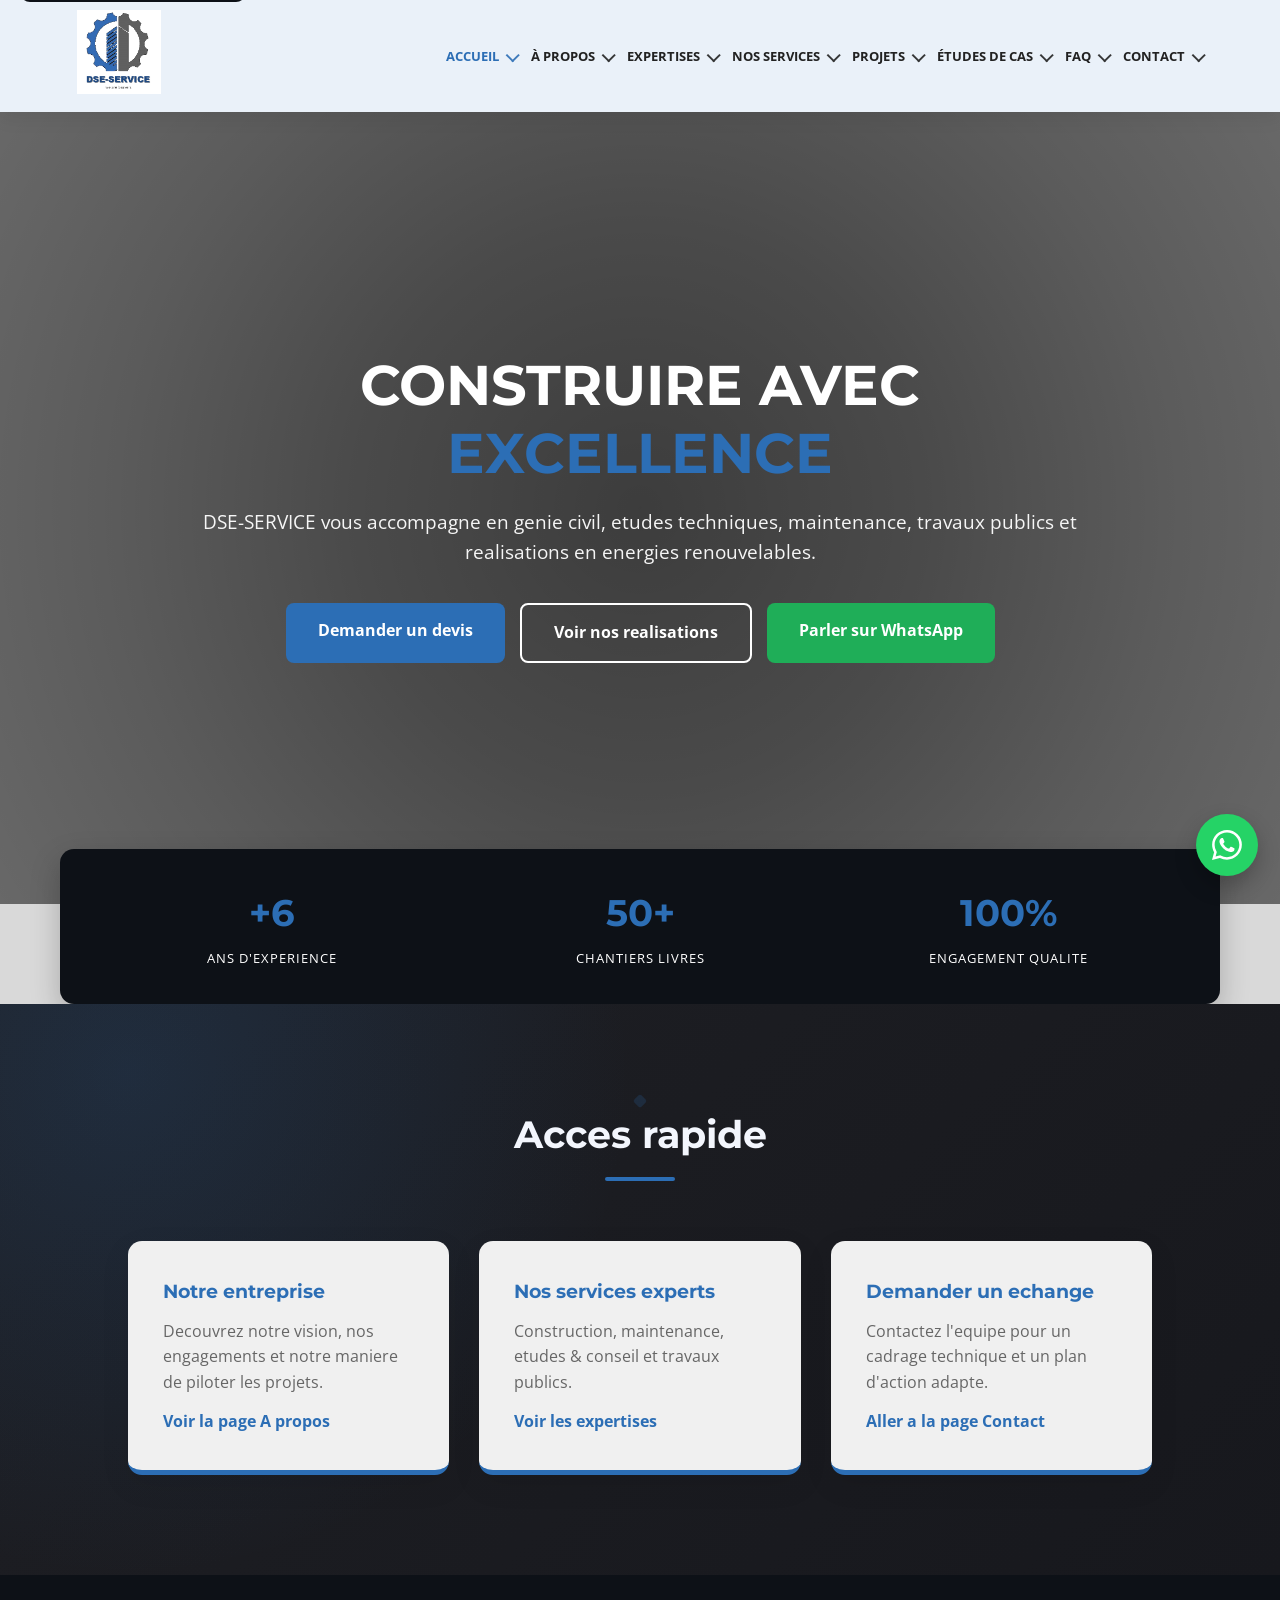
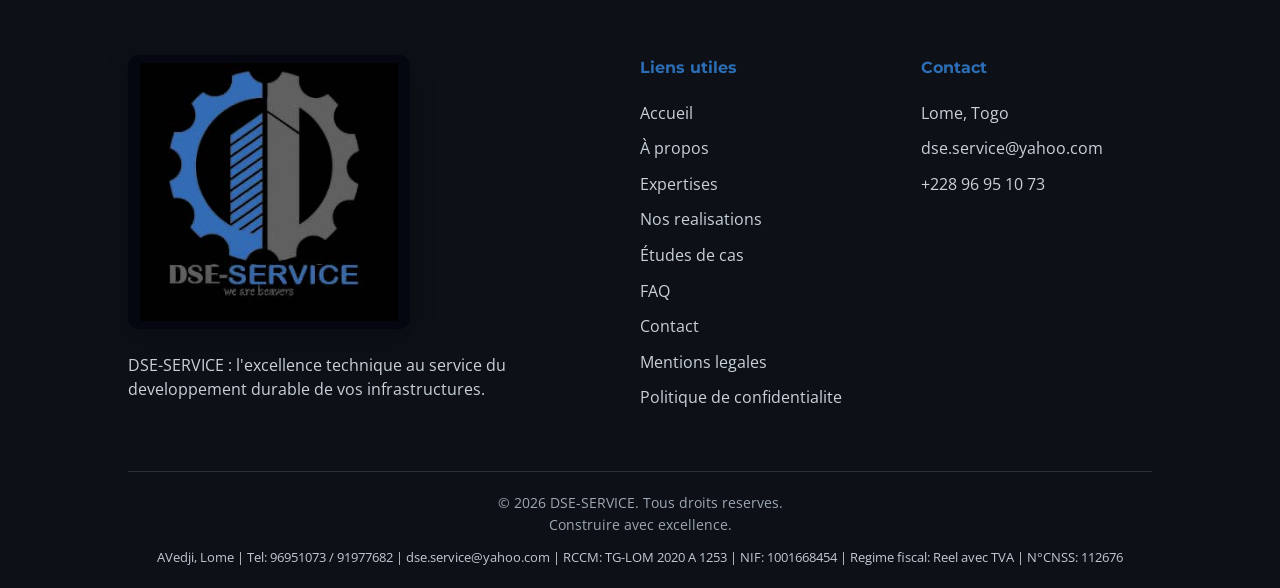
<file: index.html>
<!DOCTYPE html>
<html lang="fr-FR">
<head>
    <meta charset="UTF-8" />
    <meta name="viewport" content="width=device-width, initial-scale=1.0" />
    <meta name="description" content="DSE-SERVICE : accueil, expertise et accompagnement technique pour vos projets au Togo." />
    <meta name="theme-color" content="#2c6eb5" />
    <meta name="robots" content="index, follow" />
    <meta property="og:type" content="website" />
    <meta property="og:title" content="Accueil | DSE-SERVICE" />
    <meta property="og:description" content="Decouvrez DSE-SERVICE et accedez rapidement a nos pages dediees." />
    <meta property="og:image" content="https://www.dse-service.com/images/dse-service-og-image.jpg" />
    <meta property="og:url" content="https://www.dse-service.com/" />
    <link rel="canonical" href="https://www.dse-service.com/" />
    <title>Accueil | DSE-SERVICE</title>

    <link rel="icon" type="image/png" href="logo.png" />
    <link rel="apple-touch-icon" href="logo.png" />
    <link rel="preconnect" href="https://fonts.googleapis.com" />
    <link rel="preconnect" href="https://fonts.gstatic.com" crossorigin />
    <link href="https://fonts.googleapis.com/css2?family=Montserrat:wght@400;700;800&family=Open+Sans:wght@400;600;700&display=swap" rel="stylesheet" />
    <link rel="stylesheet" href="style.css?v=20260411" />
    <link rel="icon" href="/favicon.ico">
</head>
<body>
<a class="skip-link" href="#contenu-principal">Aller au contenu principal</a>
<div id="page">

    <header id="masthead">
        <div class="logo-container">
            <a href="index.html" class="logo-link" aria-label="Retour a l'accueil DSE-SERVICE">
                <img src="logo.png" alt="Logo DSE-SERVICE" width="295" height="295" decoding="async" />
            </a>
        </div>

        <div class="header-right">
            <button class="menu-toggle" aria-label="Ouvrir le menu" aria-haspopup="true" aria-expanded="false" aria-controls="main-navigation">&#9776;</button>

            <nav id="main-navigation" class="main-navigation" aria-label="Navigation principale">
                <a href="index.html" aria-current="page">Accueil</a>
                <a href="apropos.html">&Agrave; propos</a>
                <a href="expertises.html">Expertises</a>
                <div class="nav-dropdown">
                    <a href="nos-services.html" class="nav-dropdown-toggle">Nos services</a>
                    <div class="nav-dropdown-menu" role="menu" aria-label="Sous-menu nos services">
                        <a href="service-construction.html">Construction</a>
                        <a href="service-maintenance.html">Maintenance</a>
                        <a href="service-etudes-conseil.html">Etudes &amp; Conseil</a>
                        <a href="service-travaux-publics.html">Travaux Publics</a>
                    </div>
                </div>
                <a href="projets.html">Projets</a>
                <a href="etudes-de-cas.html">&Eacute;tudes de cas</a>
                <a href="faq.html">FAQ</a>
                <a href="contact.html">Contact</a>
            </nav>
        </div>
    </header>

    <main id="contenu-principal">
        <section class="hero" id="accueil">
            <div class="hero-content fade-in">
                <h1>Construire avec <span>excellence</span></h1>
                <p>
                    DSE-SERVICE vous accompagne en genie civil, etudes techniques, maintenance, travaux
                    publics et realisations en energies renouvelables.
                </p>

                <div class="hero-buttons">
                    <a href="contact.html" class="btn-cta">Demander un devis</a>
                    <a href="projets.html" class="btn-cta btn-secondary">Voir nos realisations</a>
                    <a href="https://wa.me/22896951073?text=Bonjour%20DSE-SERVICE%2C%20je%20souhaite%20demander%20un%20devis%20pour%20mon%20projet." class="btn-cta btn-cta-whatsapp" target="_blank" rel="noopener noreferrer">Parler sur WhatsApp</a>
                </div>
            </div>
        </section>

        <div class="stats-bar fade-in">
            <div class="stat-item">
                <h3>+6</h3>
                <p>Ans d'experience</p>
            </div>
            <div class="stat-item">
                <h3>50+</h3>
                <p>Chantiers livres</p>
            </div>
            <div class="stat-item">
                <h3>100%</h3>
                <p>Engagement qualite</p>
            </div>
        </div>

        <section class="section-padding fade-in">
            <div class="section-title">
                <h2>Acces rapide</h2>
            </div>
            <div class="services-grid">
                <article class="service-card">
                    <h3>Notre entreprise</h3>
                    <p>Decouvrez notre vision, nos engagements et notre maniere de piloter les projets.</p>
                    <a href="apropos.html" class="service-link">Voir la page A propos</a>
                </article>
                <article class="service-card">
                    <h3>Nos services experts</h3>
                    <p>Construction, maintenance, etudes & conseil et travaux publics.</p>
                    <a href="expertises.html" class="service-link">Voir les expertises</a>
                </article>
                <article class="service-card">
                    <h3>Demander un echange</h3>
                    <p>Contactez l'equipe pour un cadrage technique et un plan d'action adapte.</p>
                    <a href="contact.html" class="service-link">Aller a la page Contact</a>
                </article>
            </div>
        </section>

        <a href="#accueil" class="back-to-top" aria-label="Retour en haut" aria-hidden="true">&#8593;</a>

        <a href="https://wa.me/22896951073?text=Bonjour%20DSE-SERVICE%2C%20je%20souhaite%20demander%20un%20devis%20pour%20mon%20projet." class="whatsapp" target="_blank" rel="noopener noreferrer" aria-label="Contact WhatsApp">
            <img src="images/whatsapp-icon.svg" alt="WhatsApp" width="35" height="35" loading="lazy" decoding="async" />
        </a>
    </main>

    <footer id="colophon">
        <div class="footer-content">
            <div class="footer-logo">
                <img src="logo-black-original.png" alt="Logo DSE-SERVICE" width="295" height="295" loading="lazy" decoding="async" />
                <p>DSE-SERVICE : l'excellence technique au service du developpement durable de vos infrastructures.</p>
            </div>

            <div class="footer-nav">
                <h4>Liens utiles</h4>
                <a href="index.html">Accueil</a>
                <a href="apropos.html">&Agrave; propos</a>
                <a href="expertises.html">Expertises</a>
                <a href="projets.html">Nos realisations</a>
                <a href="etudes-de-cas.html">&Eacute;tudes de cas</a>
                <a href="faq.html">FAQ</a>
                <a href="contact.html">Contact</a>
                <a href="mentions-legales.html">Mentions legales</a>
                <a href="politique-confidentialite.html">Politique de confidentialite</a>
            </div>

            <div class="footer-contact">
                <h4>Contact</h4>
                <p>Lome, Togo</p>
                <p>dse.service@yahoo.com</p>
                <p>+228 96 95 10 73</p>
            </div>
        </div>

        <div class="footer-bottom">
            <p>&copy; 2026 DSE-SERVICE. Tous droits reserves.<br />Construire avec excellence.</p>
            <p class="footer-regulatory">
                AVedji, Lome | Tel: 96951073 / 91977682 | dse.service@yahoo.com | RCCM: TG-LOM 2020 A 1253 | NIF: 1001668454 | Regime fiscal: Reel avec TVA | N&deg;CNSS: 112676
            </p>
        </div>
    </footer>
</div>

<script src="analytics-config.js"></script>
<script src="script.js?v=20260411"></script>
</body>
</html>
</file>
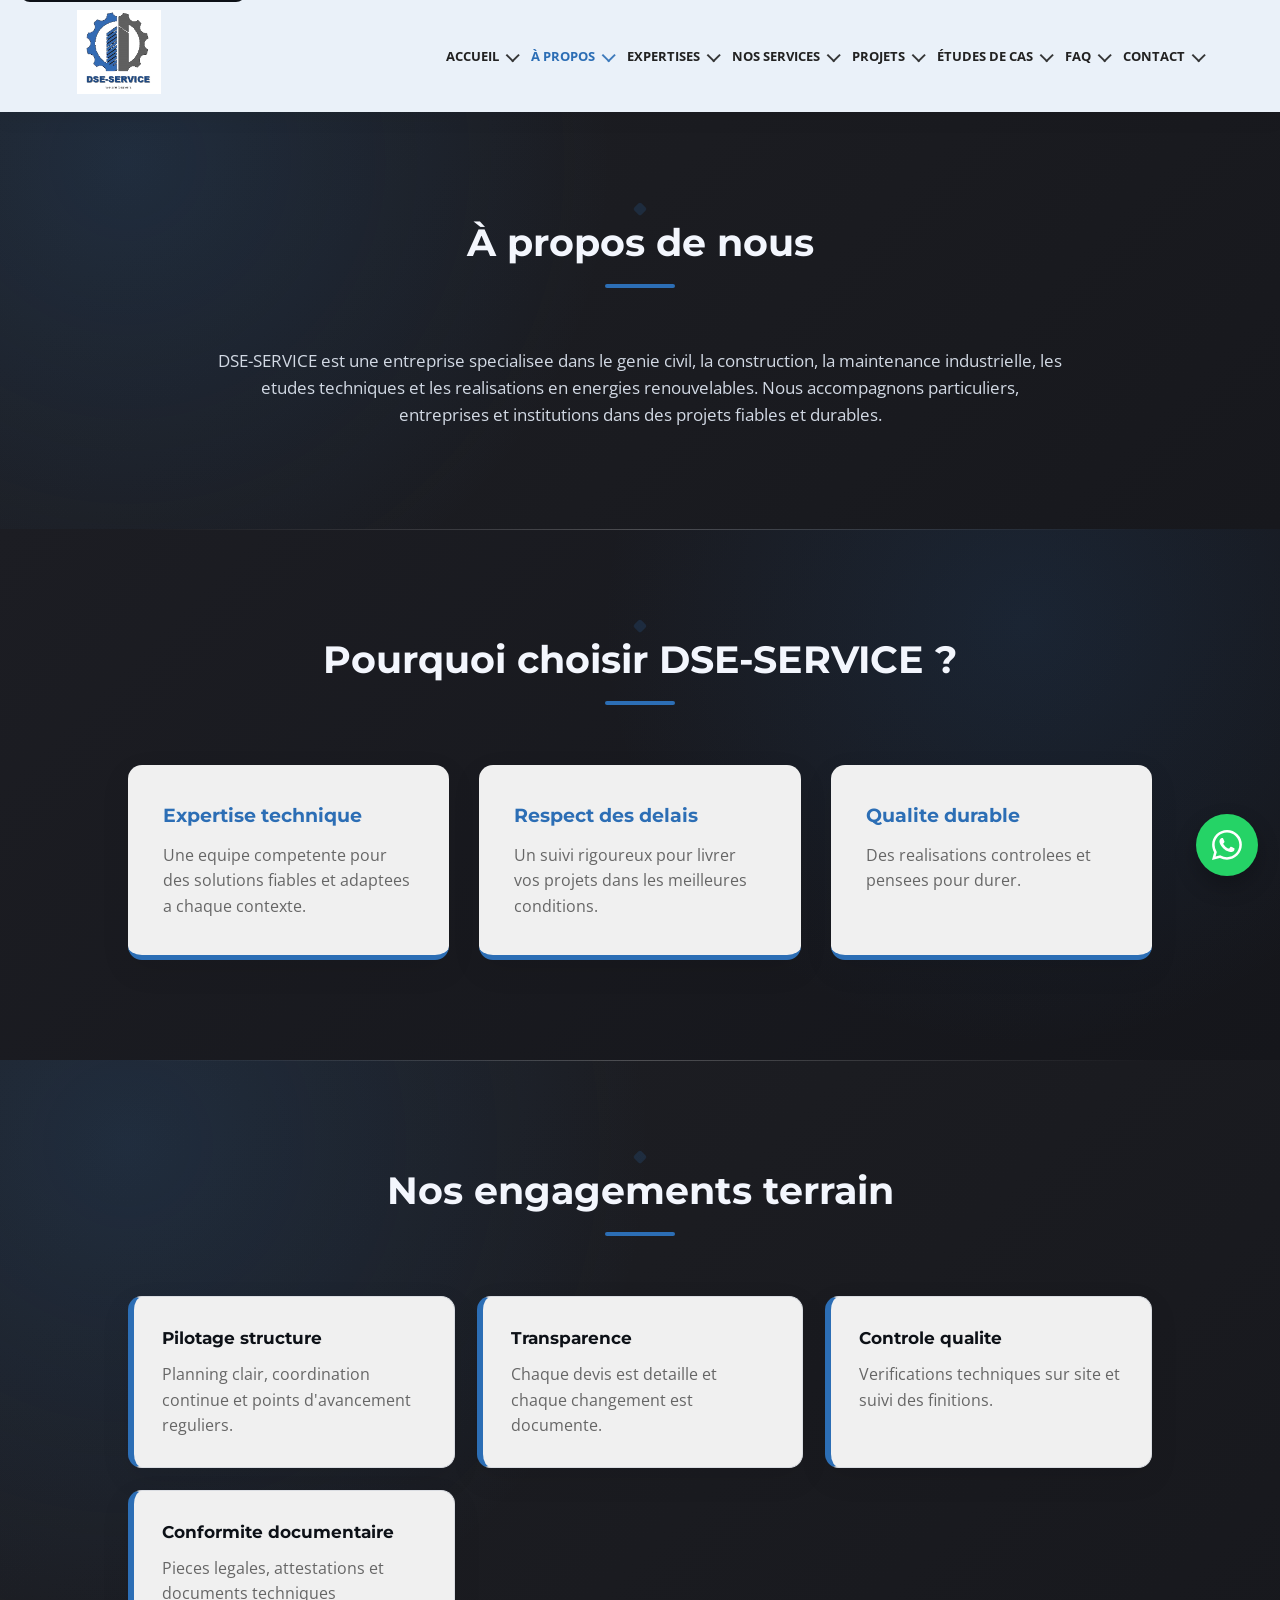
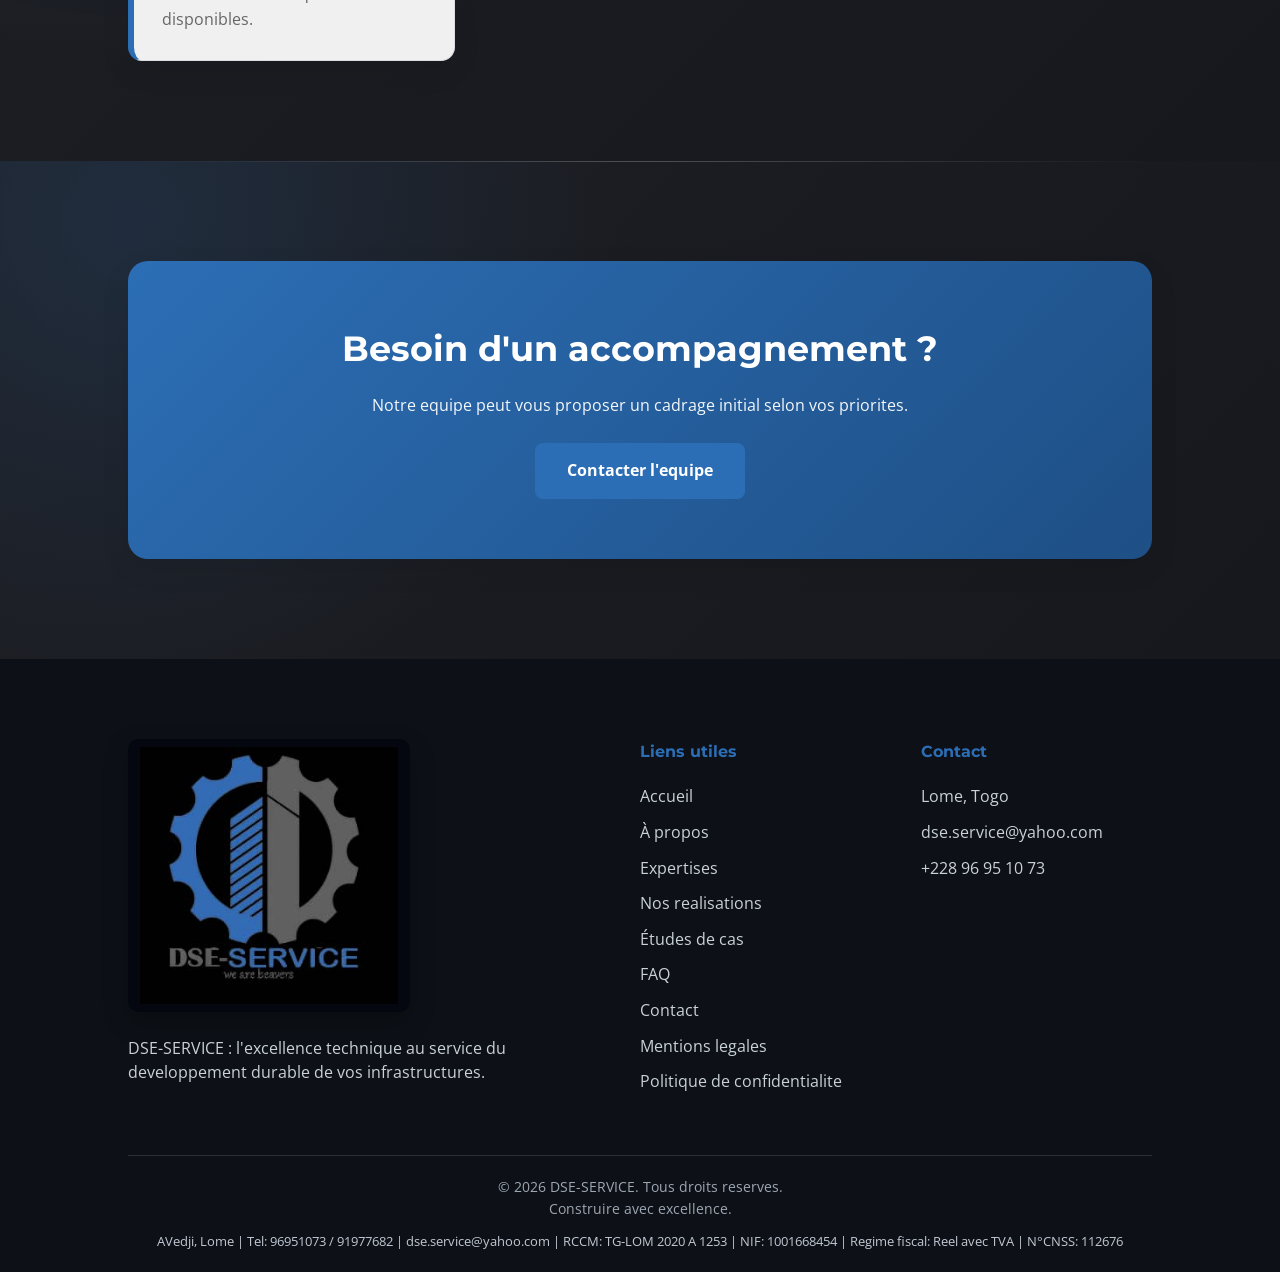
<file: apropos.html>
<!DOCTYPE html>
<html lang="fr-FR">
<head>
    <meta charset="UTF-8" />
    <meta name="viewport" content="width=device-width, initial-scale=1.0" />
    <meta name="description" content="A propos de DSE-SERVICE : vision, engagements et approche terrain." />
    <meta name="robots" content="index, follow" />
    <meta property="og:type" content="website" />
    <meta property="og:title" content="A propos | DSE-SERVICE" />
    <meta property="og:description" content="Decouvrez l'entreprise DSE-SERVICE et ses engagements." />
    <meta property="og:image" content="https://www.dse-service.com/images/dse-service-og-image.jpg" />
    <meta property="og:url" content="https://www.dse-service.com/apropos.html" />
    <link rel="canonical" href="https://www.dse-service.com/apropos.html" />
    <title>A propos | DSE-SERVICE</title>
    <link rel="icon" type="image/png" href="logo.png" />
    <link rel="apple-touch-icon" href="logo.png" />
    <link rel="preconnect" href="https://fonts.googleapis.com" />
    <link rel="preconnect" href="https://fonts.gstatic.com" crossorigin />
    <link href="https://fonts.googleapis.com/css2?family=Montserrat:wght@400;700;800&family=Open+Sans:wght@400;600;700&display=swap" rel="stylesheet" />
    <link rel="stylesheet" href="style.css?v=20260411" />
</head>
<body>
<a class="skip-link" href="#contenu-principal">Aller au contenu principal</a>
<div id="page">
    <header id="masthead">
        <div class="logo-container">
            <a href="index.html" class="logo-link" aria-label="Retour a l'accueil DSE-SERVICE">
                <img src="logo.png" alt="Logo DSE-SERVICE" width="295" height="295" decoding="async" />
            </a>
        </div>
        <div class="header-right">
            <button class="menu-toggle" aria-label="Ouvrir le menu" aria-haspopup="true" aria-expanded="false" aria-controls="main-navigation">&#9776;</button>
            <nav id="main-navigation" class="main-navigation" aria-label="Navigation principale">
                <a href="index.html">Accueil</a>
                <a href="apropos.html" aria-current="page">&Agrave; propos</a>
                <a href="expertises.html">Expertises</a>
                <div class="nav-dropdown">
                    <a href="nos-services.html" class="nav-dropdown-toggle">Nos services</a>
                    <div class="nav-dropdown-menu" role="menu" aria-label="Sous-menu nos services">
                        <a href="service-construction.html">Construction</a>
                        <a href="service-maintenance.html">Maintenance</a>
                        <a href="service-etudes-conseil.html">Etudes &amp; Conseil</a>
                        <a href="service-travaux-publics.html">Travaux Publics</a>
                    </div>
                </div>
                <a href="projets.html">Projets</a>
                <a href="etudes-de-cas.html">&Eacute;tudes de cas</a>
                <a href="faq.html">FAQ</a>
                <a href="contact.html">Contact</a>
            </nav>
        </div>
    </header>

    <main id="contenu-principal">
        <section class="section-padding fade-in" id="apropos">
            <div class="section-title">
                <h1>&Agrave; propos de nous</h1>
            </div>
            <p class="section-subtext">
                DSE-SERVICE est une entreprise specialisee dans le genie civil, la construction,
                la maintenance industrielle, les etudes techniques et les realisations en energies renouvelables.
                Nous accompagnons particuliers, entreprises et institutions dans des projets fiables et durables.
            </p>
        </section>

        <section class="section-padding bg-light fade-in" id="pourquoi-nous">
            <div class="section-title">
                <h2>Pourquoi choisir DSE-SERVICE ?</h2>
            </div>
            <div class="services-grid">
                <article class="service-card">
                    <h3>Expertise technique</h3>
                    <p>Une equipe competente pour des solutions fiables et adaptees a chaque contexte.</p>
                </article>
                <article class="service-card">
                    <h3>Respect des delais</h3>
                    <p>Un suivi rigoureux pour livrer vos projets dans les meilleures conditions.</p>
                </article>
                <article class="service-card">
                    <h3>Qualite durable</h3>
                    <p>Des realisations controlees et pensees pour durer.</p>
                </article>
            </div>
        </section>

        <section class="section-padding fade-in" id="engagements">
            <div class="section-title">
                <h2>Nos engagements terrain</h2>
            </div>
            <div class="trust-grid">
                <article class="trust-item">
                    <h3>Pilotage structure</h3>
                    <p>Planning clair, coordination continue et points d'avancement reguliers.</p>
                </article>
                <article class="trust-item">
                    <h3>Transparence</h3>
                    <p>Chaque devis est detaille et chaque changement est documente.</p>
                </article>
                <article class="trust-item">
                    <h3>Controle qualite</h3>
                    <p>Verifications techniques sur site et suivi des finitions.</p>
                </article>
                <article class="trust-item">
                    <h3>Conformite documentaire</h3>
                    <p>Pieces legales, attestations et documents techniques disponibles.</p>
                </article>
            </div>
        </section>

        <section class="section-padding fade-in">
            <div class="cta-band">
                <h2>Besoin d'un accompagnement ?</h2>
                <p>Notre equipe peut vous proposer un cadrage initial selon vos priorites.</p>
                <a href="contact.html" class="btn-cta">Contacter l'equipe</a>
            </div>
        </section>

        <a href="#apropos" class="back-to-top" aria-label="Retour en haut" aria-hidden="true">&#8593;</a>
        <a href="https://wa.me/22896951073?text=Bonjour%20DSE-SERVICE%2C%20je%20souhaite%20demander%20un%20devis%20pour%20mon%20projet." class="whatsapp" target="_blank" rel="noopener noreferrer" aria-label="Contact WhatsApp">
            <img src="images/whatsapp-icon.svg" alt="WhatsApp" width="35" height="35" loading="lazy" decoding="async" />
        </a>
    </main>

    <footer id="colophon">
        <div class="footer-content">
            <div class="footer-logo">
                <img src="logo-black-original.png" alt="Logo DSE-SERVICE" width="295" height="295" loading="lazy" decoding="async" />
                <p>DSE-SERVICE : l'excellence technique au service du developpement durable de vos infrastructures.</p>
            </div>
            <div class="footer-nav">
                <h4>Liens utiles</h4>
                <a href="index.html">Accueil</a>
                <a href="apropos.html">&Agrave; propos</a>
                <a href="expertises.html">Expertises</a>
                <a href="projets.html">Nos realisations</a>
                <a href="etudes-de-cas.html">&Eacute;tudes de cas</a>
                <a href="faq.html">FAQ</a>
                <a href="contact.html">Contact</a>
                <a href="mentions-legales.html">Mentions legales</a>
                <a href="politique-confidentialite.html">Politique de confidentialite</a>
            </div>
            <div class="footer-contact">
                <h4>Contact</h4>
                <p>Lome, Togo</p>
                <p>dse.service@yahoo.com</p>
                <p>+228 96 95 10 73</p>
            </div>
        </div>
        <div class="footer-bottom">
            <p>&copy; 2026 DSE-SERVICE. Tous droits reserves.<br />Construire avec excellence.</p>
            <p class="footer-regulatory">AVedji, Lome | Tel: 96951073 / 91977682 | dse.service@yahoo.com | RCCM: TG-LOM 2020 A 1253 | NIF: 1001668454 | Regime fiscal: Reel avec TVA | N&deg;CNSS: 112676</p>
        </div>
    </footer>
</div>

<script src="analytics-config.js"></script>
<script src="script.js?v=20260411"></script>
</body>
</html>
</file>
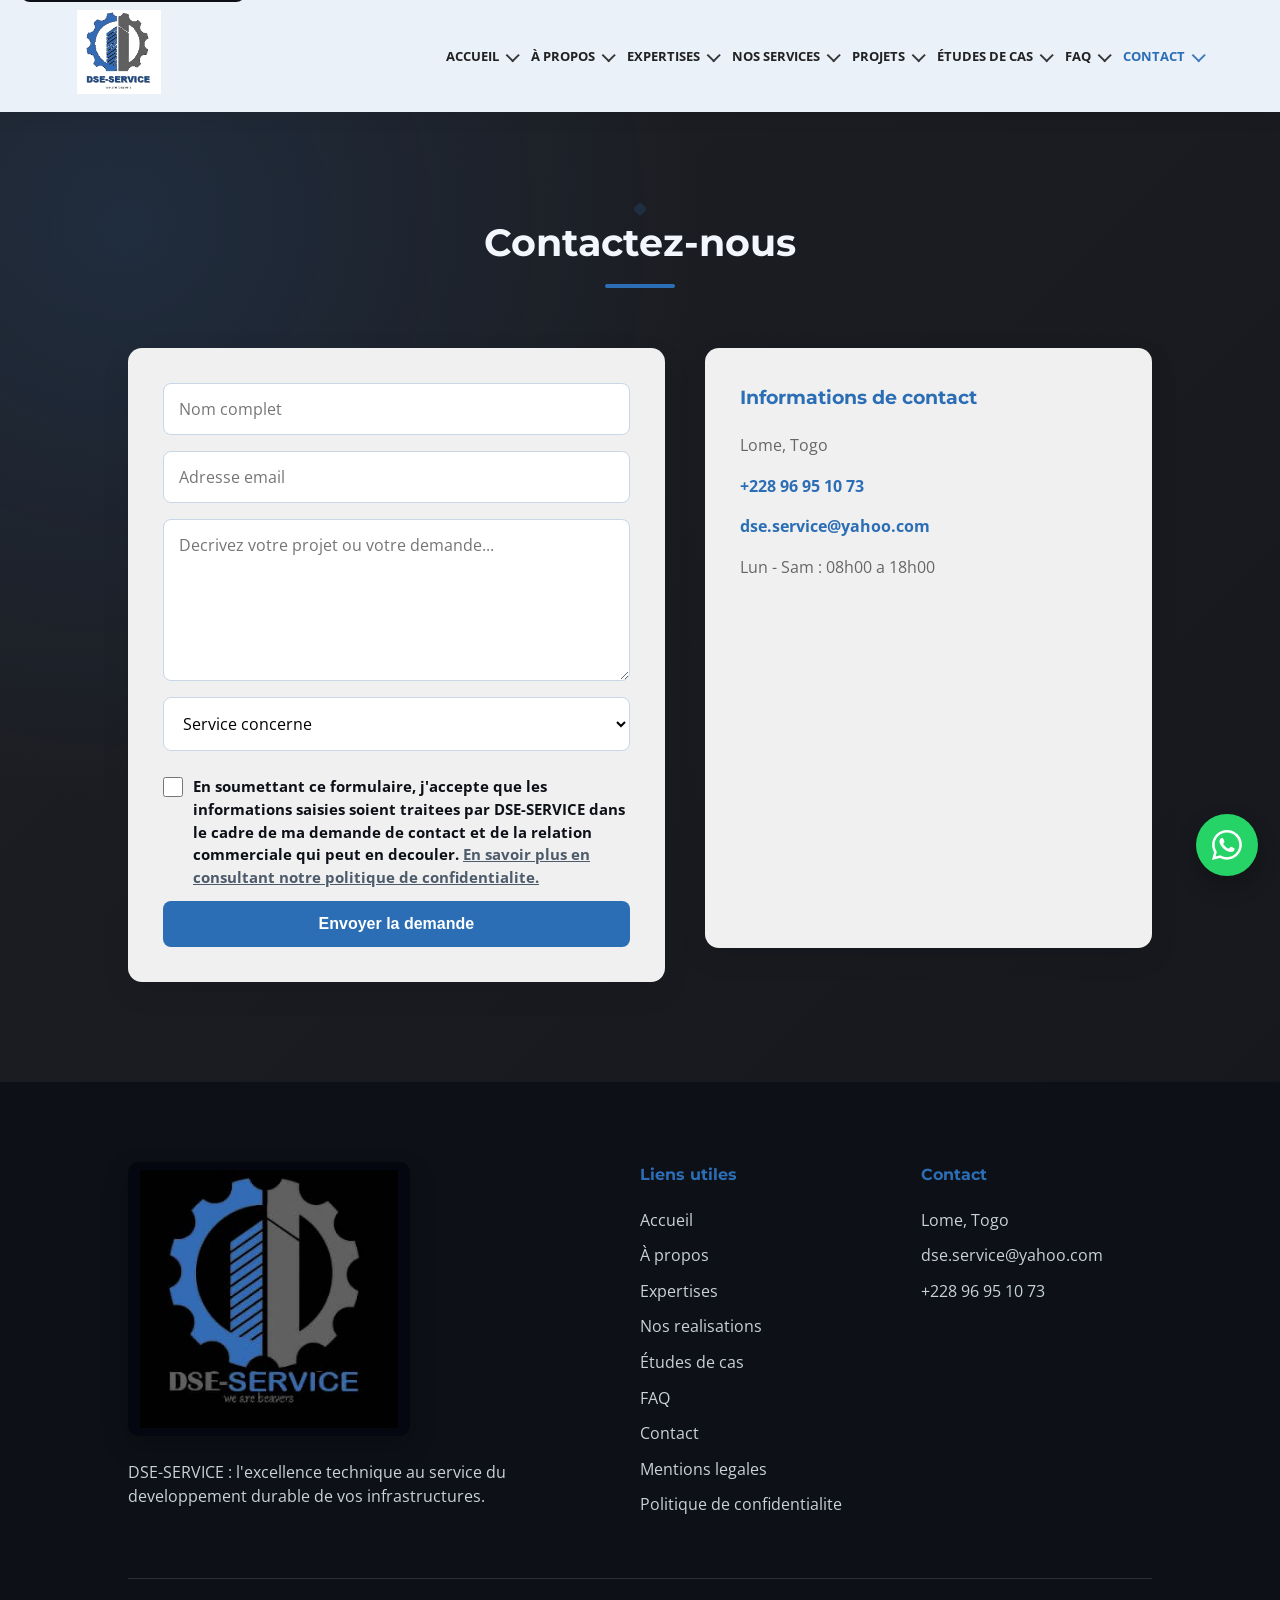
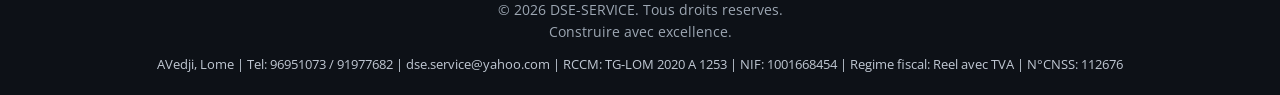
<file: contact.html>
<!DOCTYPE html>
<html lang="fr-FR">
<head>
    <meta charset="UTF-8" />
    <meta name="viewport" content="width=device-width, initial-scale=1.0" />
    <meta name="description" content="Contact DSE-SERVICE : formulaire, telephone, email et localisation." />
    <meta name="robots" content="index, follow" />
    <meta property="og:type" content="website" />
    <meta property="og:title" content="Contact | DSE-SERVICE" />
    <meta property="og:description" content="Contactez DSE-SERVICE pour vos projets etudes, construction et maintenance." />
    <meta property="og:image" content="https://www.dse-service.com/images/dse-service-og-image.jpg" />
    <meta property="og:url" content="https://www.dse-service.com/contact.html" />
    <link rel="canonical" href="https://www.dse-service.com/contact.html" />
    <title>Contact | DSE-SERVICE</title>
    <link rel="icon" type="image/png" href="logo.png" />
    <link rel="apple-touch-icon" href="logo.png" />
    <link rel="preconnect" href="https://fonts.googleapis.com" />
    <link rel="preconnect" href="https://fonts.gstatic.com" crossorigin />
    <link href="https://fonts.googleapis.com/css2?family=Montserrat:wght@400;700;800&family=Open+Sans:wght@400;600;700&display=swap" rel="stylesheet" />
    <link rel="stylesheet" href="style.css?v=20260411" />
</head>
<body>
<a class="skip-link" href="#contenu-principal">Aller au contenu principal</a>
<div id="page">
    <header id="masthead">
        <div class="logo-container">
            <a href="index.html" class="logo-link" aria-label="Retour a l'accueil DSE-SERVICE">
                <img src="logo.png" alt="Logo DSE-SERVICE" width="295" height="295" decoding="async" />
            </a>
        </div>
        <div class="header-right">
            <button class="menu-toggle" aria-label="Ouvrir le menu" aria-haspopup="true" aria-expanded="false" aria-controls="main-navigation">&#9776;</button>
            <nav id="main-navigation" class="main-navigation" aria-label="Navigation principale">
                <a href="index.html">Accueil</a>
                <a href="apropos.html">&Agrave; propos</a>
                <a href="expertises.html">Expertises</a>
                <div class="nav-dropdown">
                    <a href="nos-services.html" class="nav-dropdown-toggle">Nos services</a>
                    <div class="nav-dropdown-menu" role="menu" aria-label="Sous-menu nos services">
                        <a href="service-construction.html">Construction</a>
                        <a href="service-maintenance.html">Maintenance</a>
                        <a href="service-etudes-conseil.html">Etudes &amp; Conseil</a>
                        <a href="service-travaux-publics.html">Travaux Publics</a>
                    </div>
                </div>
                <a href="projets.html">Projets</a>
                <a href="etudes-de-cas.html">&Eacute;tudes de cas</a>
                <a href="faq.html">FAQ</a>
                <a href="contact.html" aria-current="page">Contact</a>
            </nav>
        </div>
    </header>

    <main id="contenu-principal">
        <section class="section-padding fade-in" id="contact">
            <div class="section-title">
                <h1>Contactez-nous</h1>
            </div>

            <div class="contact-wrapper">
                <form class="contact-form" action="https://formspree.io/f/mqegovqg" method="POST" id="contact-form">
                    <label for="name" class="sr-only">Nom complet</label>
                    <input id="name" name="name" type="text" placeholder="Nom complet" autocomplete="name" aria-describedby="form-error form-status" required />

                    <label for="email" class="sr-only">Adresse email</label>
                    <input id="email" name="email" type="email" placeholder="Adresse email" autocomplete="email" aria-describedby="form-error form-status" required />

                    <label for="message" class="sr-only">Decrivez votre projet</label>
                    <textarea id="message" name="message" rows="6" placeholder="Decrivez votre projet ou votre demande..." aria-describedby="form-error form-status" required></textarea>

                    <label for="service" class="sr-only">Service concerne</label>
                    <select id="service" name="service" aria-describedby="form-error form-status" required>
                        <option value="" selected disabled>Service concerne</option>
                        <option value="construction">Construction</option>
                        <option value="maintenance">Maintenance</option>
                        <option value="etudes-conseil">Etudes & Conseil</option>
                        <option value="travaux-publics">Travaux Publics</option>
                        <option value="autre">Autre</option>
                    </select>

                    <input type="hidden" name="_subject" value="Nouvelle demande depuis DSE-SERVICE" />
                    <input type="hidden" name="_next" value="https://www.dse-service.com/merci.html" />
                    <input type="hidden" name="lead_source" value="website-dse-service" />
                    <input id="website" name="website" type="text" placeholder="Votre site web" class="hidden" autocomplete="off" />

                    <p id="form-error" class="contact-feedback is-error" role="alert" hidden>
                        Veuillez remplir correctement tous les champs.
                    </p>
                    <p id="form-status" class="contact-feedback is-success" role="status" aria-live="polite" hidden></p>

                    <div class="consent-group">
                        <input id="consent" name="consent" type="checkbox" value="accepted" required />
                        <label for="consent" class="consent-label">
                            En soumettant ce formulaire, j'accepte que les informations saisies soient traitees par
                            <strong>DSE-SERVICE</strong> dans le cadre de ma demande de contact et de la relation
                            commerciale qui peut en decouler.
                            <a href="politique-confidentialite.html">En savoir plus en consultant notre politique de confidentialite.</a>
                        </label>
                    </div>

                    <button type="submit" id="contact-submit">Envoyer la demande</button>
                </form>

                <div class="contact-info-box">
                    <h3>Informations de contact</h3>
                    <p>Lome, Togo</p>
                    <p><a href="tel:+22896951073">+228 96 95 10 73</a></p>
                    <p><a href="mailto:dse.service@yahoo.com">dse.service@yahoo.com</a></p>
                    <p>Lun - Sam : 08h00 a 18h00</p>

                    <div class="map-box">
                        <iframe
                            id="contact-map"
                            src="https://www.google.com/maps?q=Lome&output=embed"
                            width="100%"
                            height="300"
                            title="Carte de localisation de DSE-SERVICE a Lome"
                            style="border:0;"
                            loading="lazy"
                            allowfullscreen=""
                            referrerpolicy="no-referrer-when-downgrade">
                        </iframe>
                    </div>
                </div>
            </div>
        </section>

        <a href="#contact" class="back-to-top" aria-label="Retour en haut" aria-hidden="true">&#8593;</a>
        <a href="https://wa.me/22896951073?text=Bonjour%20DSE-SERVICE%2C%20je%20souhaite%20demander%20un%20devis%20pour%20mon%20projet." class="whatsapp" target="_blank" rel="noopener noreferrer" aria-label="Contact WhatsApp">
            <img src="images/whatsapp-icon.svg" alt="WhatsApp" width="35" height="35" loading="lazy" decoding="async" />
        </a>
    </main>

    <footer id="colophon">
        <div class="footer-content">
            <div class="footer-logo">
                <img src="logo-black-original.png" alt="Logo DSE-SERVICE" width="295" height="295" loading="lazy" decoding="async" />
                <p>DSE-SERVICE : l'excellence technique au service du developpement durable de vos infrastructures.</p>
            </div>
            <div class="footer-nav">
                <h4>Liens utiles</h4>
                <a href="index.html">Accueil</a>
                <a href="apropos.html">&Agrave; propos</a>
                <a href="expertises.html">Expertises</a>
                <a href="projets.html">Nos realisations</a>
                <a href="etudes-de-cas.html">&Eacute;tudes de cas</a>
                <a href="faq.html">FAQ</a>
                <a href="contact.html">Contact</a>
                <a href="mentions-legales.html">Mentions legales</a>
                <a href="politique-confidentialite.html">Politique de confidentialite</a>
            </div>
            <div class="footer-contact">
                <h4>Contact</h4>
                <p>Lome, Togo</p>
                <p>dse.service@yahoo.com</p>
                <p>+228 96 95 10 73</p>
            </div>
        </div>
        <div class="footer-bottom">
            <p>&copy; 2026 DSE-SERVICE. Tous droits reserves.<br />Construire avec excellence.</p>
            <p class="footer-regulatory">AVedji, Lome | Tel: 96951073 / 91977682 | dse.service@yahoo.com | RCCM: TG-LOM 2020 A 1253 | NIF: 1001668454 | Regime fiscal: Reel avec TVA | N&deg;CNSS: 112676</p>
        </div>
    </footer>
</div>

<script src="analytics-config.js"></script>
<script src="script.js?v=20260411"></script>
</body>
</html>
</file>
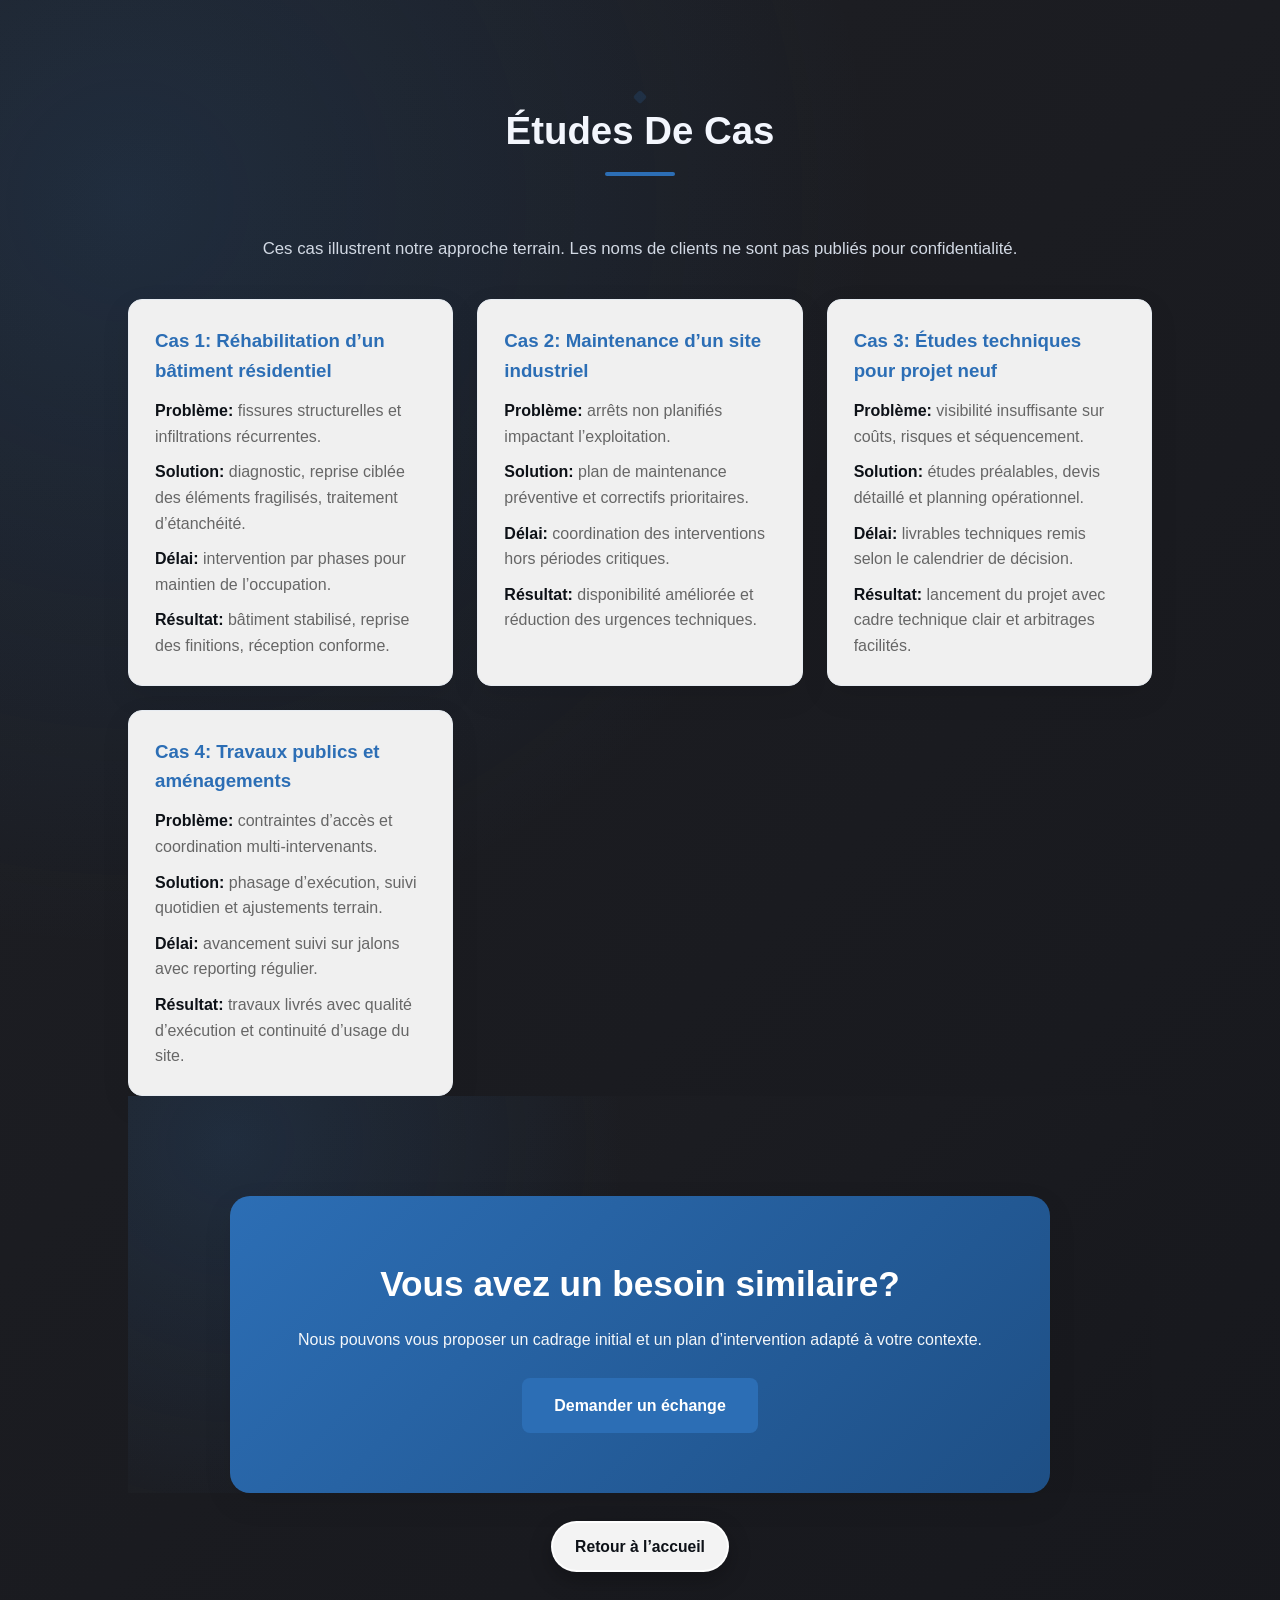
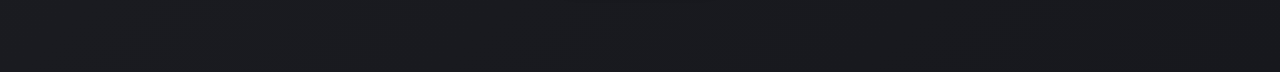
<file: etudes-de-cas.html>
<!DOCTYPE html>
<html lang="fr-FR">
<head>
    <meta charset="UTF-8" />
    <meta name="viewport" content="width=device-width, initial-scale=1.0" />
    <meta name="description" content="Études de cas DSE-SERVICE: exemples de projets avec problème, solution, délai et résultat en génie civil et maintenance." />
    <meta property="og:type" content="website" />
    <meta property="og:title" content="Études de Cas | DSE-SERVICE" />
    <meta property="og:description" content="Découvrez des cas concrets de chantiers pilotés par DSE-SERVICE avec méthode et résultats." />
    <meta property="og:url" content="https://www.dse-service.com/etudes-de-cas.html" />
    <meta property="og:image" content="https://www.dse-service.com/images/dse-service-og-image.jpg" />
    <link rel="canonical" href="https://www.dse-service.com/etudes-de-cas.html" />
    <title>Études de Cas | DSE-SERVICE</title>
    <link rel="stylesheet" href="style.css?v=20260411" />
</head>
<body>
<main class="section-padding">
    <div class="section-title">
        <h1>Études De Cas</h1>
    </div>

    <p class="section-subtext">
        Ces cas illustrent notre approche terrain. Les noms de clients ne sont pas publiés pour confidentialité.
    </p>

    <div class="proof-grid" style="margin-top:36px;">
        <article class="proof-card">
            <h3>Cas 1: Réhabilitation d’un bâtiment résidentiel</h3>
            <div class="proof-meta">
                <p><strong>Problème:</strong> fissures structurelles et infiltrations récurrentes.</p>
                <p><strong>Solution:</strong> diagnostic, reprise ciblée des éléments fragilisés, traitement d’étanchéité.</p>
                <p><strong>Délai:</strong> intervention par phases pour maintien de l’occupation.</p>
                <p><strong>Résultat:</strong> bâtiment stabilisé, reprise des finitions, réception conforme.</p>
            </div>
        </article>

        <article class="proof-card">
            <h3>Cas 2: Maintenance d’un site industriel</h3>
            <div class="proof-meta">
                <p><strong>Problème:</strong> arrêts non planifiés impactant l’exploitation.</p>
                <p><strong>Solution:</strong> plan de maintenance préventive et correctifs prioritaires.</p>
                <p><strong>Délai:</strong> coordination des interventions hors périodes critiques.</p>
                <p><strong>Résultat:</strong> disponibilité améliorée et réduction des urgences techniques.</p>
            </div>
        </article>

        <article class="proof-card">
            <h3>Cas 3: Études techniques pour projet neuf</h3>
            <div class="proof-meta">
                <p><strong>Problème:</strong> visibilité insuffisante sur coûts, risques et séquencement.</p>
                <p><strong>Solution:</strong> études préalables, devis détaillé et planning opérationnel.</p>
                <p><strong>Délai:</strong> livrables techniques remis selon le calendrier de décision.</p>
                <p><strong>Résultat:</strong> lancement du projet avec cadre technique clair et arbitrages facilités.</p>
            </div>
        </article>

        <article class="proof-card">
            <h3>Cas 4: Travaux publics et aménagements</h3>
            <div class="proof-meta">
                <p><strong>Problème:</strong> contraintes d’accès et coordination multi-intervenants.</p>
                <p><strong>Solution:</strong> phasage d’exécution, suivi quotidien et ajustements terrain.</p>
                <p><strong>Délai:</strong> avancement suivi sur jalons avec reporting régulier.</p>
                <p><strong>Résultat:</strong> travaux livrés avec qualité d’exécution et continuité d’usage du site.</p>
            </div>
        </article>
    </div>

    <section class="section-padding" style="padding-bottom:0;">
        <div class="cta-band">
            <h2>Vous avez un besoin similaire?</h2>
            <p>Nous pouvons vous proposer un cadrage initial et un plan d’intervention adapté à votre contexte.</p>
            <a href="contact.html" class="btn-cta">Demander un échange</a>
        </div>
    </section>

    <p class="back-home-wrap">
        <a href="index.html" class="back-home-link">Retour &agrave; l&rsquo;accueil</a>
    </p>
</main>
<script src="analytics-config.js"></script>
<script src="script.js?v=20260411"></script>
</body>
</html>
</file>
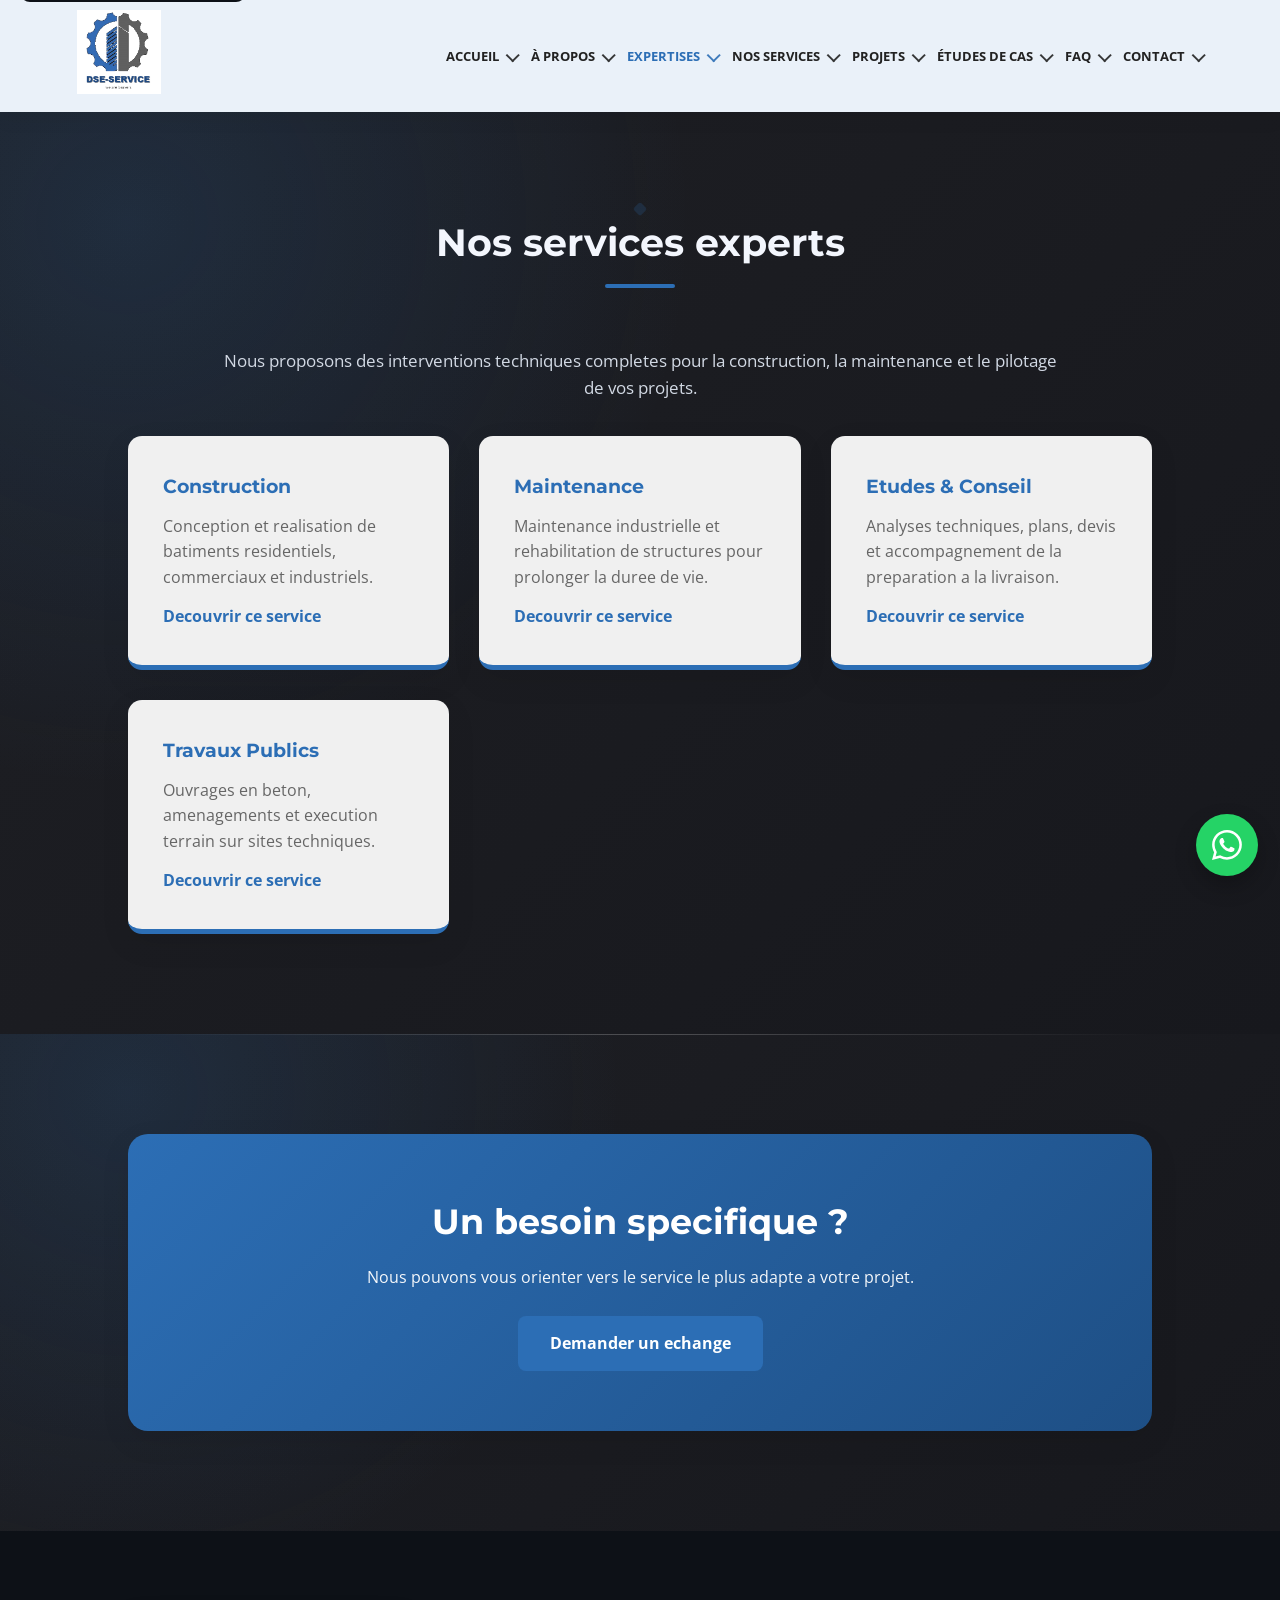
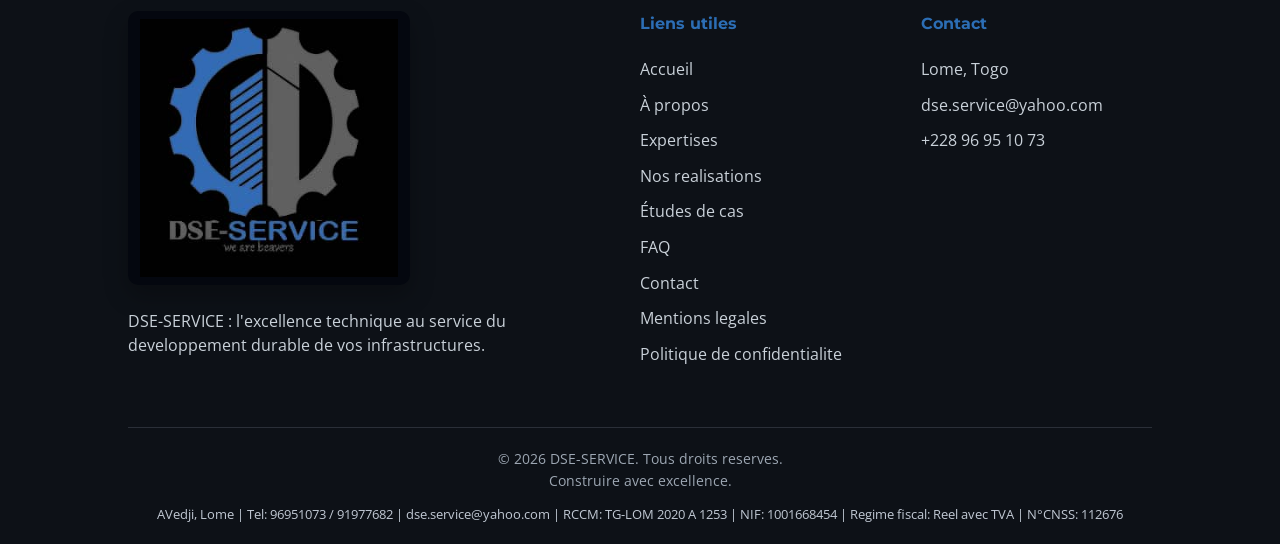
<file: expertises.html>
<!DOCTYPE html>
<html lang="fr-FR">
<head>
    <meta charset="UTF-8" />
    <meta name="viewport" content="width=device-width, initial-scale=1.0" />
    <meta name="description" content="Expertises DSE-SERVICE : construction, maintenance, etudes et travaux publics." />
    <meta name="robots" content="index, follow" />
    <meta property="og:type" content="website" />
    <meta property="og:title" content="Expertises | DSE-SERVICE" />
    <meta property="og:description" content="Nos services experts adaptes a vos projets." />
    <meta property="og:image" content="https://www.dse-service.com/images/dse-service-og-image.jpg" />
    <meta property="og:url" content="https://www.dse-service.com/expertises.html" />
    <link rel="canonical" href="https://www.dse-service.com/expertises.html" />
    <title>Expertises | DSE-SERVICE</title>
    <link rel="icon" type="image/png" href="logo.png" />
    <link rel="apple-touch-icon" href="logo.png" />
    <link rel="preconnect" href="https://fonts.googleapis.com" />
    <link rel="preconnect" href="https://fonts.gstatic.com" crossorigin />
    <link href="https://fonts.googleapis.com/css2?family=Montserrat:wght@400;700;800&family=Open+Sans:wght@400;600;700&display=swap" rel="stylesheet" />
    <link rel="stylesheet" href="style.css?v=20260411" />
</head>
<body>
<a class="skip-link" href="#contenu-principal">Aller au contenu principal</a>
<div id="page">
    <header id="masthead">
        <div class="logo-container">
            <a href="index.html" class="logo-link" aria-label="Retour a l'accueil DSE-SERVICE">
                <img src="logo.png" alt="Logo DSE-SERVICE" width="295" height="295" decoding="async" />
            </a>
        </div>
        <div class="header-right">
            <button class="menu-toggle" aria-label="Ouvrir le menu" aria-haspopup="true" aria-expanded="false" aria-controls="main-navigation">&#9776;</button>
            <nav id="main-navigation" class="main-navigation" aria-label="Navigation principale">
                <a href="index.html">Accueil</a>
                <a href="apropos.html">&Agrave; propos</a>
                <a href="expertises.html" aria-current="page">Expertises</a>
                <div class="nav-dropdown">
                    <a href="nos-services.html" class="nav-dropdown-toggle">Nos services</a>
                    <div class="nav-dropdown-menu" role="menu" aria-label="Sous-menu nos services">
                        <a href="service-construction.html">Construction</a>
                        <a href="service-maintenance.html">Maintenance</a>
                        <a href="service-etudes-conseil.html">Etudes &amp; Conseil</a>
                        <a href="service-travaux-publics.html">Travaux Publics</a>
                    </div>
                </div>
                <a href="projets.html">Projets</a>
                <a href="etudes-de-cas.html">&Eacute;tudes de cas</a>
                <a href="faq.html">FAQ</a>
                <a href="contact.html">Contact</a>
            </nav>
        </div>
    </header>

    <main id="contenu-principal">
        <section class="section-padding fade-in" id="expertises">
            <div class="section-title">
                <h1>Nos services experts</h1>
            </div>
            <p class="section-subtext">
                Nous proposons des interventions techniques completes pour la construction,
                la maintenance et le pilotage de vos projets.
            </p>

            <div class="services-grid" style="margin-top:34px;">
                <article class="service-card">
                    <h3>Construction</h3>
                    <p>Conception et realisation de batiments residentiels, commerciaux et industriels.</p>
                    <a href="service-construction.html" class="service-link">Decouvrir ce service</a>
                </article>
                <article class="service-card">
                    <h3>Maintenance</h3>
                    <p>Maintenance industrielle et rehabilitation de structures pour prolonger la duree de vie.</p>
                    <a href="service-maintenance.html" class="service-link">Decouvrir ce service</a>
                </article>
                <article class="service-card">
                    <h3>Etudes &amp; Conseil</h3>
                    <p>Analyses techniques, plans, devis et accompagnement de la preparation a la livraison.</p>
                    <a href="service-etudes-conseil.html" class="service-link">Decouvrir ce service</a>
                </article>
                <article class="service-card">
                    <h3>Travaux Publics</h3>
                    <p>Ouvrages en beton, amenagements et execution terrain sur sites techniques.</p>
                    <a href="service-travaux-publics.html" class="service-link">Decouvrir ce service</a>
                </article>
            </div>
        </section>

        <section class="section-padding fade-in">
            <div class="cta-band">
                <h2>Un besoin specifique ?</h2>
                <p>Nous pouvons vous orienter vers le service le plus adapte a votre projet.</p>
                <a href="contact.html" class="btn-cta">Demander un echange</a>
            </div>
        </section>

        <a href="#expertises" class="back-to-top" aria-label="Retour en haut" aria-hidden="true">&#8593;</a>
        <a href="https://wa.me/22896951073?text=Bonjour%20DSE-SERVICE%2C%20je%20souhaite%20demander%20un%20devis%20pour%20mon%20projet." class="whatsapp" target="_blank" rel="noopener noreferrer" aria-label="Contact WhatsApp">
            <img src="images/whatsapp-icon.svg" alt="WhatsApp" width="35" height="35" loading="lazy" decoding="async" />
        </a>
    </main>

    <footer id="colophon">
        <div class="footer-content">
            <div class="footer-logo">
                <img src="logo-black-original.png" alt="Logo DSE-SERVICE" width="295" height="295" loading="lazy" decoding="async" />
                <p>DSE-SERVICE : l'excellence technique au service du developpement durable de vos infrastructures.</p>
            </div>
            <div class="footer-nav">
                <h4>Liens utiles</h4>
                <a href="index.html">Accueil</a>
                <a href="apropos.html">&Agrave; propos</a>
                <a href="expertises.html">Expertises</a>
                <a href="projets.html">Nos realisations</a>
                <a href="etudes-de-cas.html">&Eacute;tudes de cas</a>
                <a href="faq.html">FAQ</a>
                <a href="contact.html">Contact</a>
                <a href="mentions-legales.html">Mentions legales</a>
                <a href="politique-confidentialite.html">Politique de confidentialite</a>
            </div>
            <div class="footer-contact">
                <h4>Contact</h4>
                <p>Lome, Togo</p>
                <p>dse.service@yahoo.com</p>
                <p>+228 96 95 10 73</p>
            </div>
        </div>
        <div class="footer-bottom">
            <p>&copy; 2026 DSE-SERVICE. Tous droits reserves.<br />Construire avec excellence.</p>
            <p class="footer-regulatory">AVedji, Lome | Tel: 96951073 / 91977682 | dse.service@yahoo.com | RCCM: TG-LOM 2020 A 1253 | NIF: 1001668454 | Regime fiscal: Reel avec TVA | N&deg;CNSS: 112676</p>
        </div>
    </footer>
</div>

<script src="analytics-config.js"></script>
<script src="script.js?v=20260411"></script>
</body>
</html>
</file>
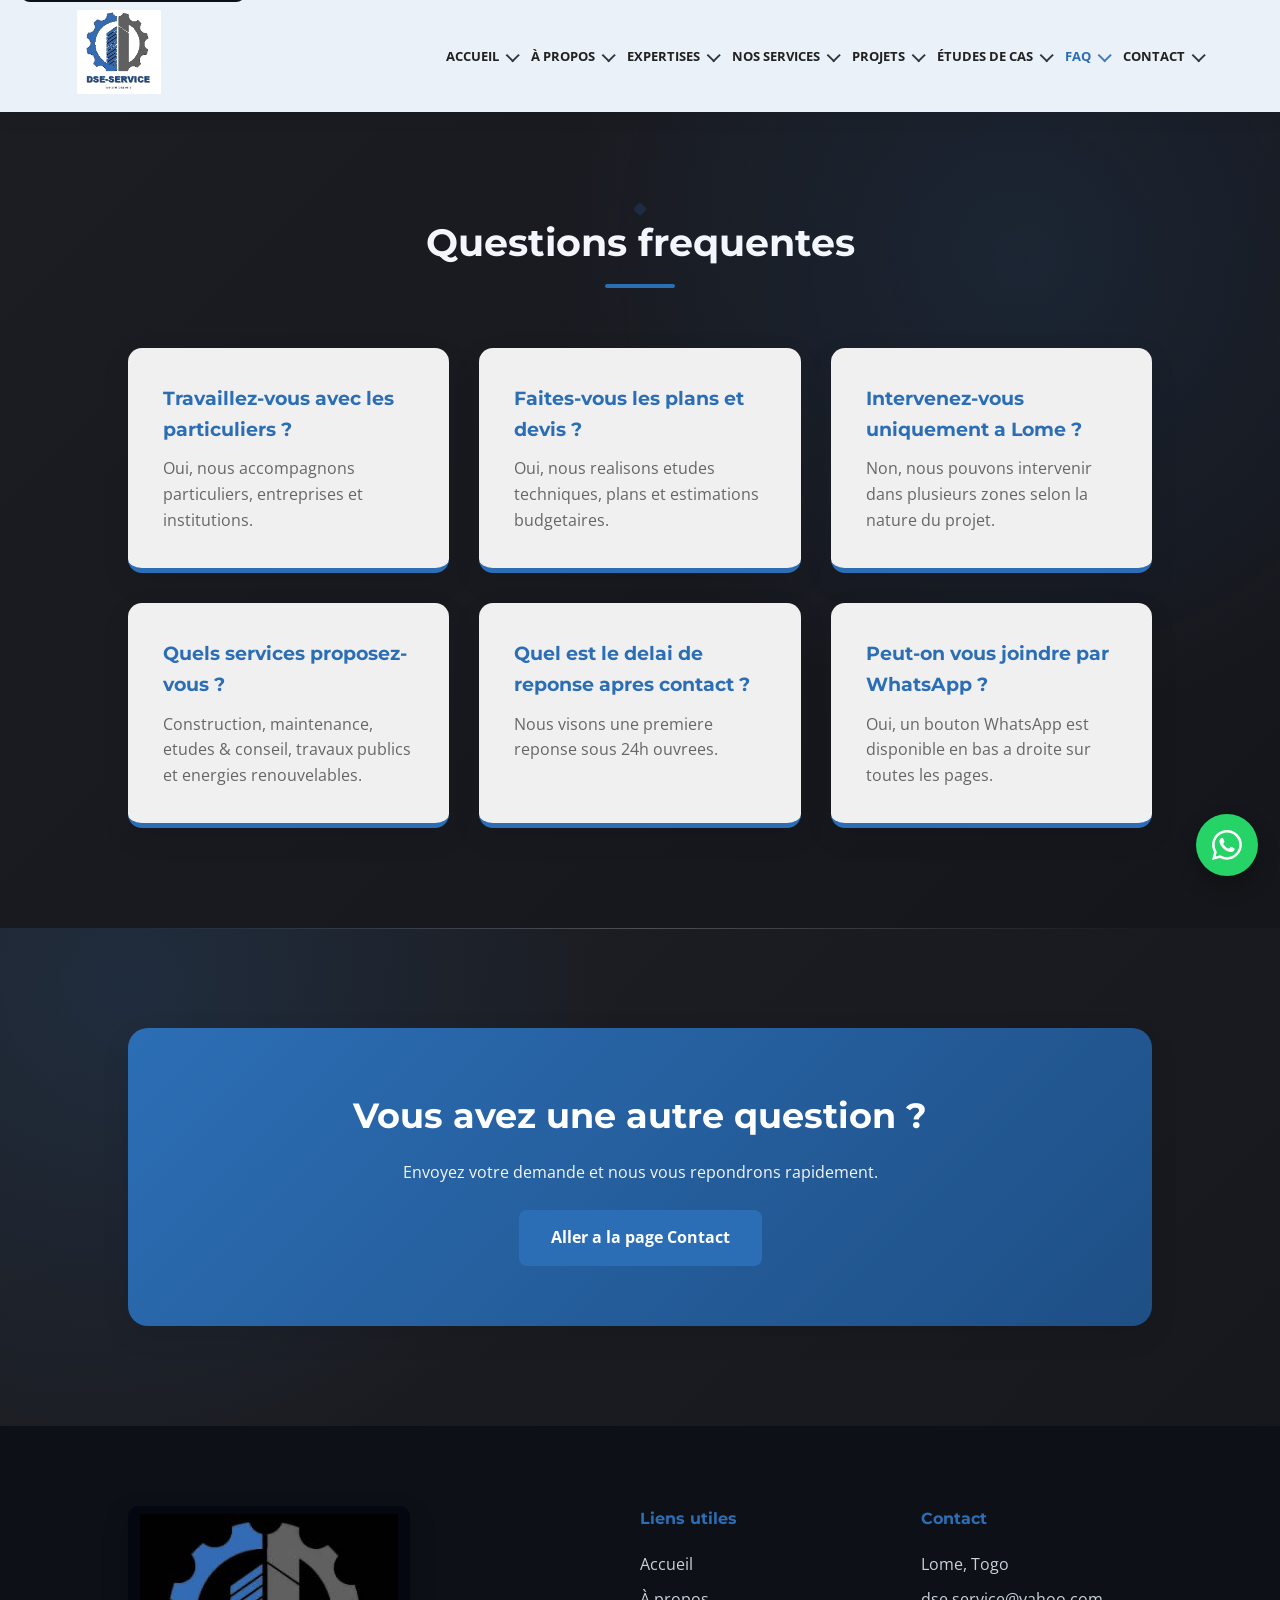
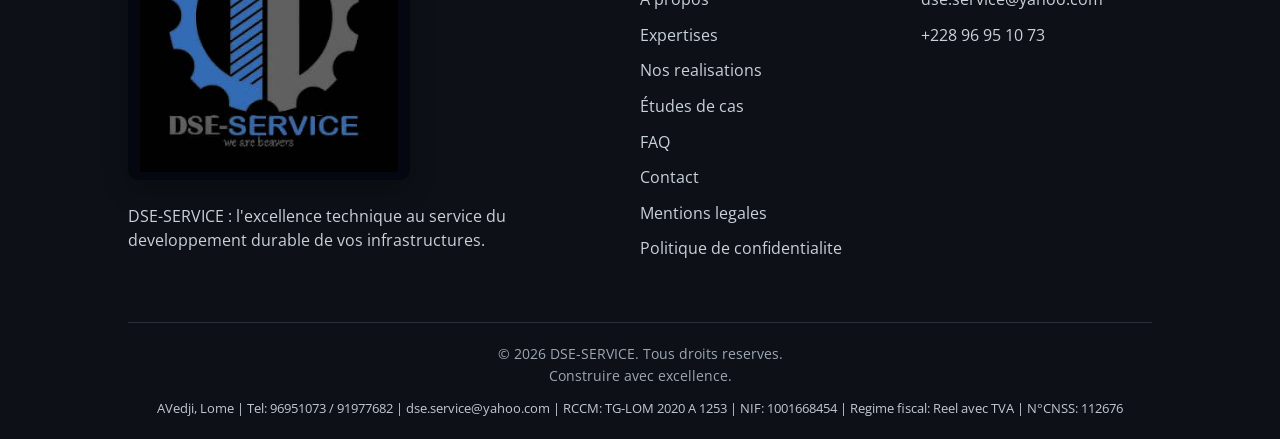
<file: faq.html>
<!DOCTYPE html>
<html lang="fr-FR">
<head>
    <meta charset="UTF-8" />
    <meta name="viewport" content="width=device-width, initial-scale=1.0" />
    <meta name="description" content="FAQ DSE-SERVICE : reponses aux questions frequentes." />
    <meta name="robots" content="index, follow" />
    <meta property="og:type" content="website" />
    <meta property="og:title" content="FAQ | DSE-SERVICE" />
    <meta property="og:description" content="Questions frequentes sur nos services et nos interventions." />
    <meta property="og:image" content="https://www.dse-service.com/images/dse-service-og-image.jpg" />
    <meta property="og:url" content="https://www.dse-service.com/faq.html" />
    <link rel="canonical" href="https://www.dse-service.com/faq.html" />
    <title>FAQ | DSE-SERVICE</title>
    <link rel="icon" type="image/png" href="logo.png" />
    <link rel="apple-touch-icon" href="logo.png" />
    <link rel="preconnect" href="https://fonts.googleapis.com" />
    <link rel="preconnect" href="https://fonts.gstatic.com" crossorigin />
    <link href="https://fonts.googleapis.com/css2?family=Montserrat:wght@400;700;800&family=Open+Sans:wght@400;600;700&display=swap" rel="stylesheet" />
    <link rel="stylesheet" href="style.css?v=20260411" />
</head>
<body>
<a class="skip-link" href="#contenu-principal">Aller au contenu principal</a>
<div id="page">
    <header id="masthead">
        <div class="logo-container">
            <a href="index.html" class="logo-link" aria-label="Retour a l'accueil DSE-SERVICE">
                <img src="logo.png" alt="Logo DSE-SERVICE" width="295" height="295" decoding="async" />
            </a>
        </div>
        <div class="header-right">
            <button class="menu-toggle" aria-label="Ouvrir le menu" aria-haspopup="true" aria-expanded="false" aria-controls="main-navigation">&#9776;</button>
            <nav id="main-navigation" class="main-navigation" aria-label="Navigation principale">
                <a href="index.html">Accueil</a>
                <a href="apropos.html">&Agrave; propos</a>
                <a href="expertises.html">Expertises</a>
                <div class="nav-dropdown">
                    <a href="nos-services.html" class="nav-dropdown-toggle">Nos services</a>
                    <div class="nav-dropdown-menu" role="menu" aria-label="Sous-menu nos services">
                        <a href="service-construction.html">Construction</a>
                        <a href="service-maintenance.html">Maintenance</a>
                        <a href="service-etudes-conseil.html">Etudes &amp; Conseil</a>
                        <a href="service-travaux-publics.html">Travaux Publics</a>
                    </div>
                </div>
                <a href="projets.html">Projets</a>
                <a href="etudes-de-cas.html">&Eacute;tudes de cas</a>
                <a href="faq.html" aria-current="page">FAQ</a>
                <a href="contact.html">Contact</a>
            </nav>
        </div>
    </header>

    <main id="contenu-principal">
        <section class="section-padding bg-light fade-in" id="faq">
            <div class="section-title">
                <h1>Questions frequentes</h1>
            </div>
            <div class="faq-grid">
                <article class="service-card">
                    <h3>Travaillez-vous avec les particuliers ?</h3>
                    <p>Oui, nous accompagnons particuliers, entreprises et institutions.</p>
                </article>
                <article class="service-card">
                    <h3>Faites-vous les plans et devis ?</h3>
                    <p>Oui, nous realisons etudes techniques, plans et estimations budgetaires.</p>
                </article>
                <article class="service-card">
                    <h3>Intervenez-vous uniquement a Lome ?</h3>
                    <p>Non, nous pouvons intervenir dans plusieurs zones selon la nature du projet.</p>
                </article>
                <article class="service-card">
                    <h3>Quels services proposez-vous ?</h3>
                    <p>Construction, maintenance, etudes & conseil, travaux publics et energies renouvelables.</p>
                </article>
                <article class="service-card">
                    <h3>Quel est le delai de reponse apres contact ?</h3>
                    <p>Nous visons une premiere reponse sous 24h ouvrees.</p>
                </article>
                <article class="service-card">
                    <h3>Peut-on vous joindre par WhatsApp ?</h3>
                    <p>Oui, un bouton WhatsApp est disponible en bas a droite sur toutes les pages.</p>
                </article>
            </div>
        </section>

        <section class="section-padding fade-in">
            <div class="cta-band">
                <h2>Vous avez une autre question ?</h2>
                <p>Envoyez votre demande et nous vous repondrons rapidement.</p>
                <a href="contact.html" class="btn-cta">Aller a la page Contact</a>
            </div>
        </section>

        <a href="#faq" class="back-to-top" aria-label="Retour en haut" aria-hidden="true">&#8593;</a>
        <a href="https://wa.me/22896951073?text=Bonjour%20DSE-SERVICE%2C%20je%20souhaite%20demander%20un%20devis%20pour%20mon%20projet." class="whatsapp" target="_blank" rel="noopener noreferrer" aria-label="Contact WhatsApp">
            <img src="images/whatsapp-icon.svg" alt="WhatsApp" width="35" height="35" loading="lazy" decoding="async" />
        </a>
    </main>

    <footer id="colophon">
        <div class="footer-content">
            <div class="footer-logo">
                <img src="logo-black-original.png" alt="Logo DSE-SERVICE" width="295" height="295" loading="lazy" decoding="async" />
                <p>DSE-SERVICE : l'excellence technique au service du developpement durable de vos infrastructures.</p>
            </div>
            <div class="footer-nav">
                <h4>Liens utiles</h4>
                <a href="index.html">Accueil</a>
                <a href="apropos.html">&Agrave; propos</a>
                <a href="expertises.html">Expertises</a>
                <a href="projets.html">Nos realisations</a>
                <a href="etudes-de-cas.html">&Eacute;tudes de cas</a>
                <a href="faq.html">FAQ</a>
                <a href="contact.html">Contact</a>
                <a href="mentions-legales.html">Mentions legales</a>
                <a href="politique-confidentialite.html">Politique de confidentialite</a>
            </div>
            <div class="footer-contact">
                <h4>Contact</h4>
                <p>Lome, Togo</p>
                <p>dse.service@yahoo.com</p>
                <p>+228 96 95 10 73</p>
            </div>
        </div>
        <div class="footer-bottom">
            <p>&copy; 2026 DSE-SERVICE. Tous droits reserves.<br />Construire avec excellence.</p>
            <p class="footer-regulatory">AVedji, Lome | Tel: 96951073 / 91977682 | dse.service@yahoo.com | RCCM: TG-LOM 2020 A 1253 | NIF: 1001668454 | Regime fiscal: Reel avec TVA | N&deg;CNSS: 112676</p>
        </div>
    </footer>
</div>

<script src="analytics-config.js"></script>
<script src="script.js?v=20260411"></script>
</body>
</html>
</file>
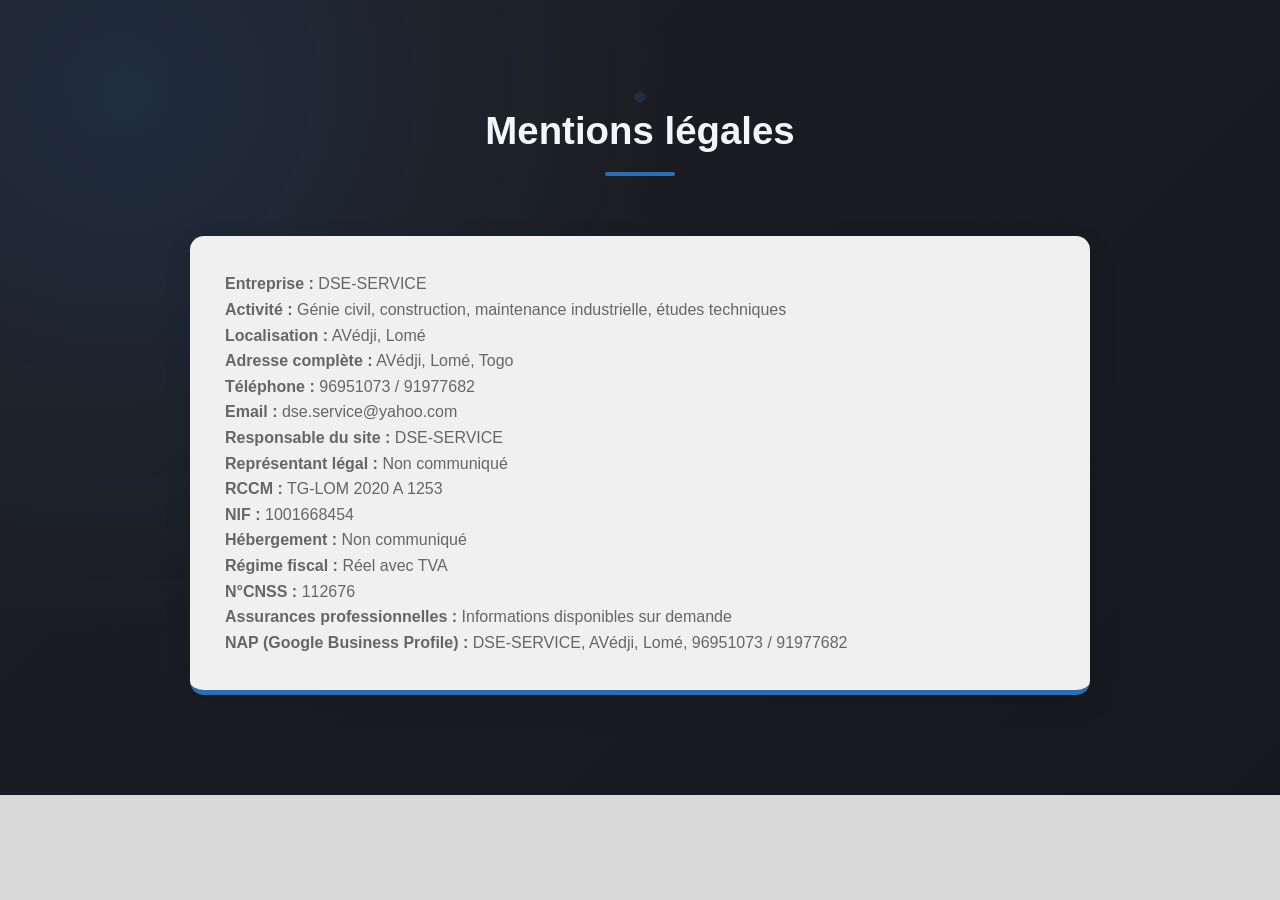
<file: mentions-legales.html>
<!DOCTYPE html>
<html lang="fr-FR">
<head>
    <meta charset="UTF-8" />
    <meta name="viewport" content="width=device-width, initial-scale=1.0" />
    <meta name="description" content="Mentions légales de DSE-SERVICE: informations société, contact, conformité et hébergement." />
    <meta property="og:type" content="website" />
    <meta property="og:title" content="Mentions légales | DSE-SERVICE" />
    <meta property="og:description" content="Consultez les informations légales et de contact de DSE-SERVICE." />
    <meta property="og:url" content="https://www.dse-service.com/mentions-legales.html" />
    <meta property="og:image" content="https://www.dse-service.com/images/dse-service-og-image.jpg" />
    <link rel="canonical" href="https://www.dse-service.com/mentions-legales.html" />
    <title>Mentions légales | DSE-SERVICE</title>
    <link rel="stylesheet" href="style.css?v=20260411" />
</head>
<body>
    <main class="section-padding">
        <div class="section-title">
            <h1>Mentions légales</h1>
        </div>

        <div class="service-card" style="max-width:900px;margin:0 auto;">
            <p><strong>Entreprise :</strong> DSE-SERVICE</p>
            <p><strong>Activité :</strong> Génie civil, construction, maintenance industrielle, études techniques</p>
            <p><strong>Localisation :</strong> AVédji, Lomé</p>
            <p><strong>Adresse complète :</strong> AVédji, Lomé, Togo</p>
            <p><strong>Téléphone :</strong> 96951073 / 91977682</p>
            <p><strong>Email :</strong> dse.service@yahoo.com</p>
            <p><strong>Responsable du site :</strong> DSE-SERVICE</p>
            <p><strong>Représentant légal :</strong> Non communiqué</p>
            <p><strong>RCCM :</strong> TG-LOM 2020 A 1253</p>
            <p><strong>NIF :</strong> 1001668454</p>
            <p><strong>Hébergement :</strong> Non communiqué</p>
            <p><strong>Régime fiscal :</strong> Réel avec TVA</p>
            <p><strong>N°CNSS :</strong> 112676</p>
            <p><strong>Assurances professionnelles :</strong> Informations disponibles sur demande</p>
            <p><strong>NAP (Google Business Profile) :</strong> DSE-SERVICE, AVédji, Lomé, 96951073 / 91977682</p>
        </div>
    </main>
    <script src="analytics-config.js"></script>
<script src="script.js?v=20260411"></script>
</body>
</html>
</file>
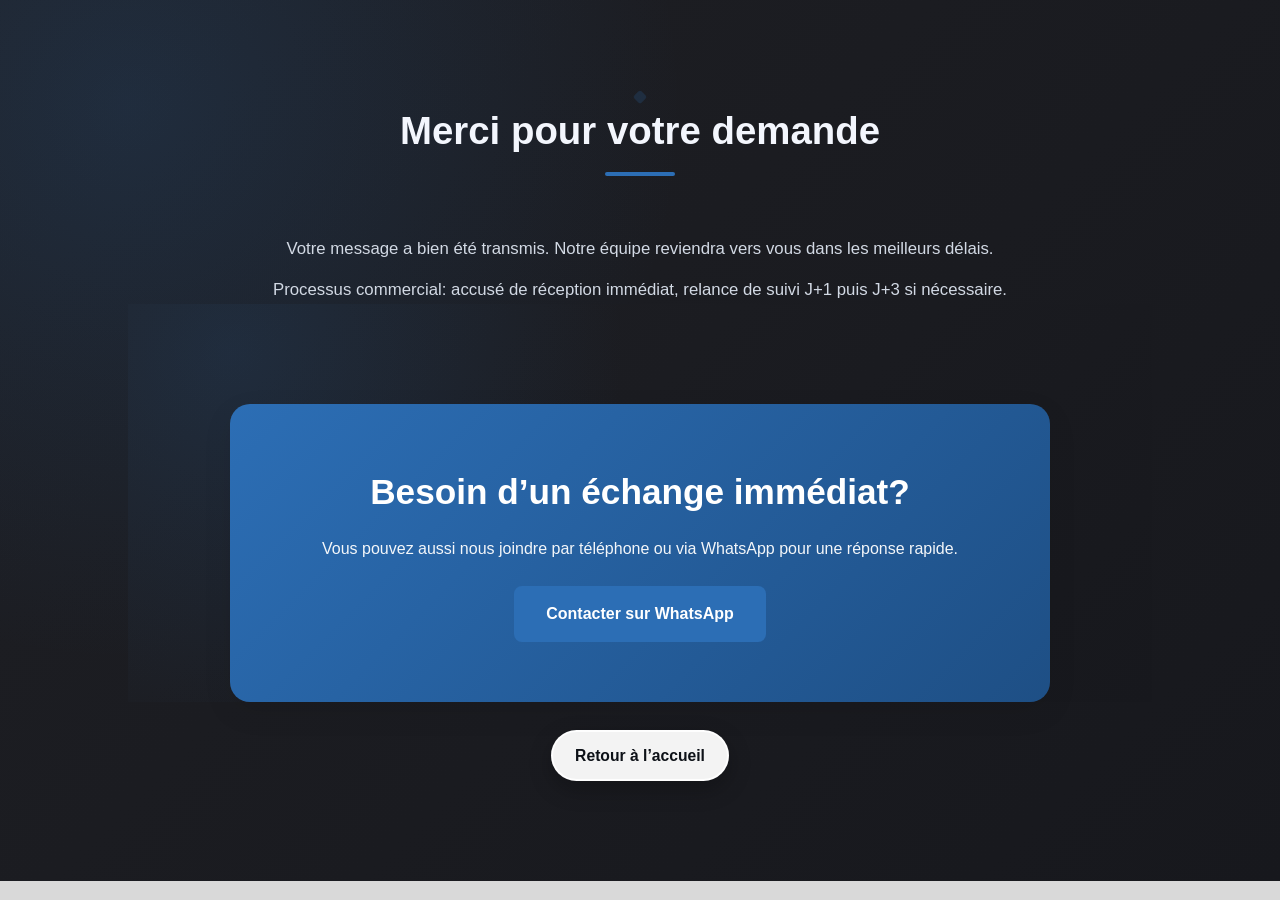
<file: merci.html>
<!DOCTYPE html>
<html lang="fr-FR">
<head>
    <meta charset="UTF-8" />
    <meta name="viewport" content="width=device-width, initial-scale=1.0" />
    <meta name="description" content="Merci pour votre demande. L’équipe DSE-SERVICE vous répond rapidement." />
    <meta property="og:type" content="website" />
    <meta property="og:title" content="Merci | DSE-SERVICE" />
    <meta property="og:description" content="Votre demande a bien été reçue par DSE-SERVICE." />
    <meta property="og:url" content="https://www.dse-service.com/merci.html" />
    <meta property="og:image" content="https://www.dse-service.com/images/dse-service-og-image.jpg" />
    <link rel="canonical" href="https://www.dse-service.com/merci.html" />
    <title>Merci | DSE-SERVICE</title>
    <link rel="stylesheet" href="style.css?v=20260411" />
</head>
<body>
<main class="section-padding">
    <div class="section-title">
        <h1>Merci pour votre demande</h1>
    </div>

    <p class="section-subtext">
        Votre message a bien été transmis. Notre équipe reviendra vers vous dans les meilleurs délais.
    </p>
    <p class="section-subtext" style="margin-top:14px;">
        Processus commercial: accusé de réception immédiat, relance de suivi J+1 puis J+3 si nécessaire.
    </p>

    <section class="section-padding" style="padding-bottom:0;">
        <div class="cta-band">
            <h2>Besoin d’un échange immédiat?</h2>
            <p>Vous pouvez aussi nous joindre par téléphone ou via WhatsApp pour une réponse rapide.</p>
            <a href="https://wa.me/22896951073?text=Bonjour%20DSE-SERVICE%2C%20je%20viens%20de%20remplir%20le%20formulaire%20et%20je%20souhaite%20un%20retour%20rapide." class="btn-cta" target="_blank" rel="noopener noreferrer">Contacter sur WhatsApp</a>
        </div>
    </section>

    <p class="back-home-wrap">
        <a href="index.html" class="back-home-link">Retour à l’accueil</a>
    </p>
</main>
<script src="analytics-config.js"></script>
<script src="script.js?v=20260411"></script>
</body>
</html>
</file>
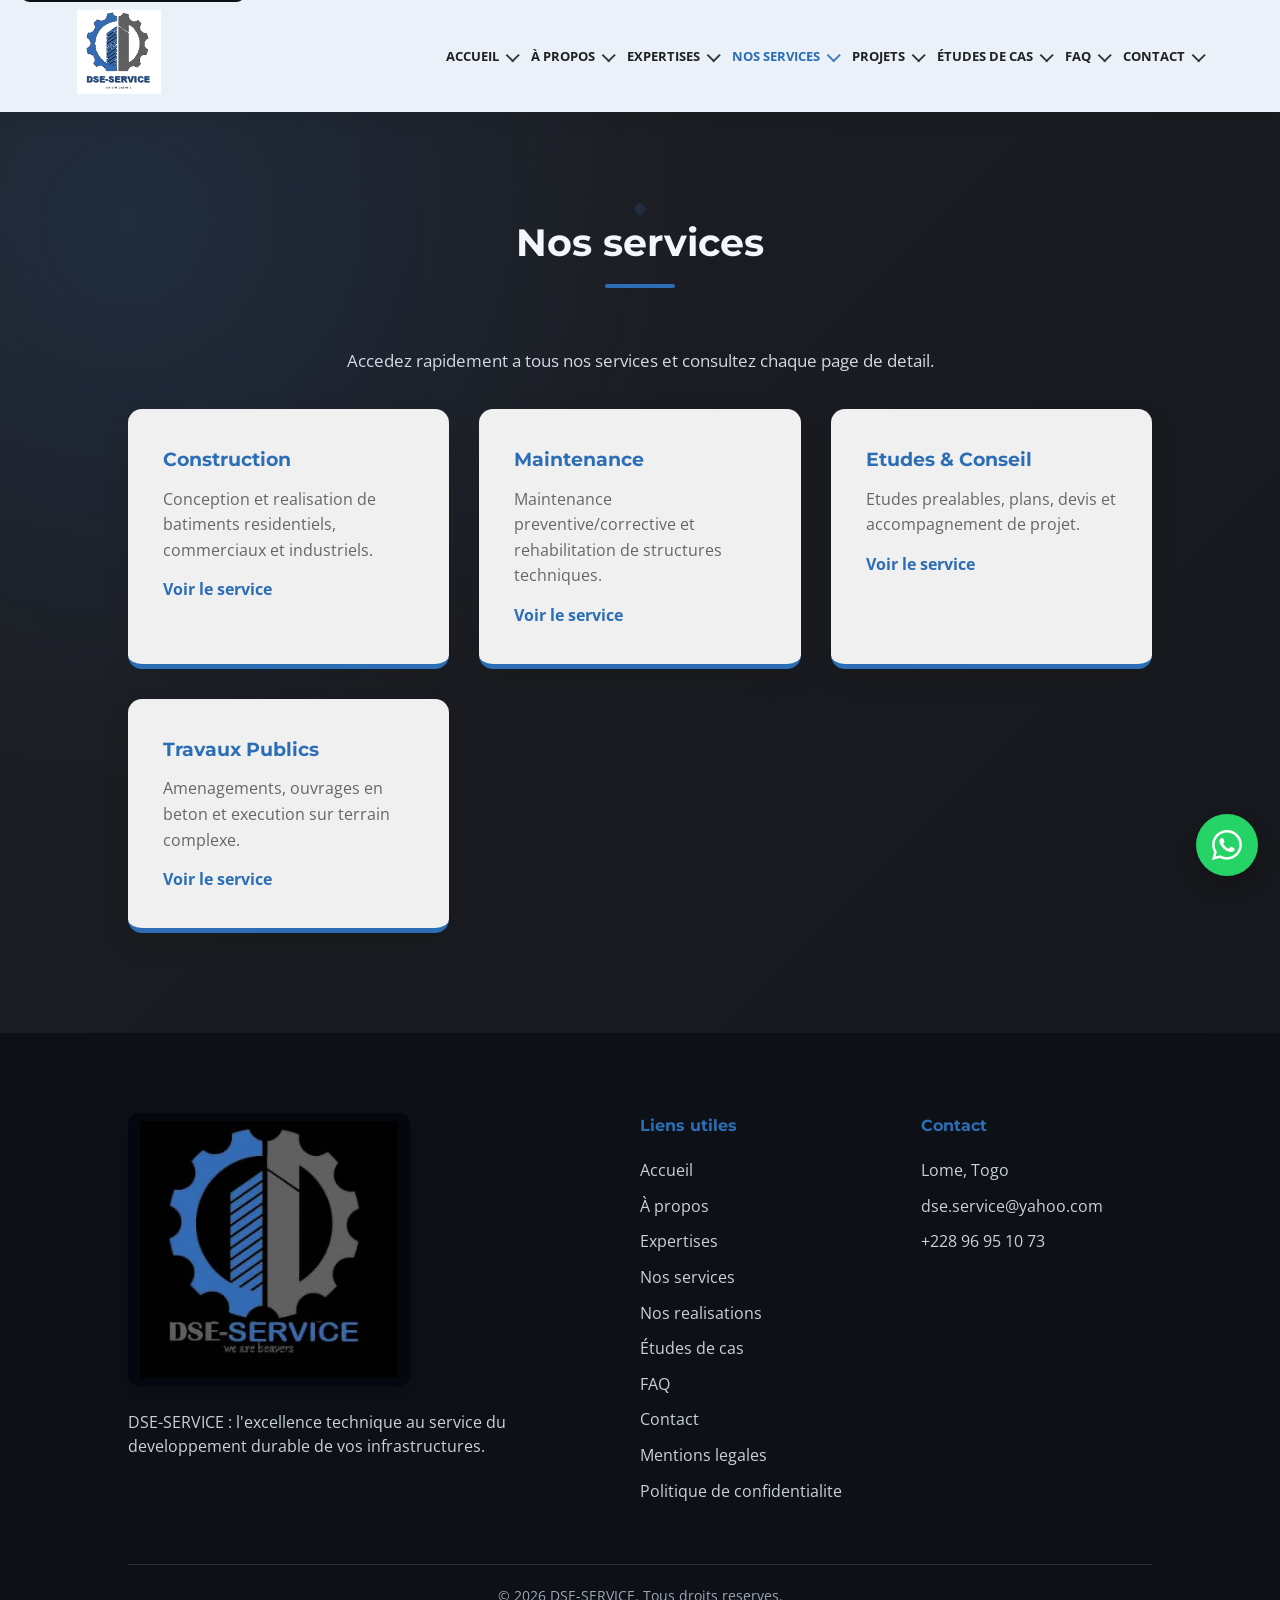
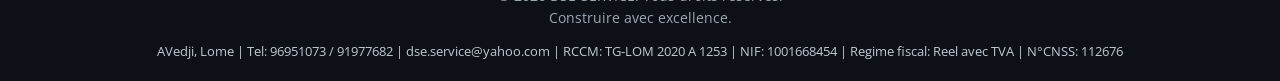
<file: nos-services.html>
<!DOCTYPE html>
<html lang="fr-FR">
<head>
    <meta charset="UTF-8" />
    <meta name="viewport" content="width=device-width, initial-scale=1.0" />
    <meta name="description" content="Nos services DSE-SERVICE : construction, maintenance, etudes et travaux publics." />
    <meta name="robots" content="index, follow" />
    <meta property="og:type" content="website" />
    <meta property="og:title" content="Nos services | DSE-SERVICE" />
    <meta property="og:description" content="Retrouvez tous les services DSE-SERVICE dans une seule page." />
    <meta property="og:image" content="https://www.dse-service.com/images/dse-service-og-image.jpg" />
    <meta property="og:url" content="https://www.dse-service.com/nos-services.html" />
    <link rel="canonical" href="https://www.dse-service.com/nos-services.html" />
    <title>Nos services | DSE-SERVICE</title>
    <link rel="icon" type="image/png" href="logo.png" />
    <link rel="apple-touch-icon" href="logo.png" />
    <link rel="preconnect" href="https://fonts.googleapis.com" />
    <link rel="preconnect" href="https://fonts.gstatic.com" crossorigin />
    <link href="https://fonts.googleapis.com/css2?family=Montserrat:wght@400;700;800&family=Open+Sans:wght@400;600;700&display=swap" rel="stylesheet" />
    <link rel="stylesheet" href="style.css?v=20260411" />
</head>
<body>
<a class="skip-link" href="#contenu-principal">Aller au contenu principal</a>
<div id="page">
    <header id="masthead">
        <div class="logo-container">
            <a href="index.html" class="logo-link" aria-label="Retour a l'accueil DSE-SERVICE">
                <img src="logo.png" alt="Logo DSE-SERVICE" width="295" height="295" decoding="async" />
            </a>
        </div>
        <div class="header-right">
            <button class="menu-toggle" aria-label="Ouvrir le menu" aria-haspopup="true" aria-expanded="false" aria-controls="main-navigation">&#9776;</button>
            <nav id="main-navigation" class="main-navigation" aria-label="Navigation principale">
                <a href="index.html">Accueil</a>
                <a href="apropos.html">&Agrave; propos</a>
                <a href="expertises.html">Expertises</a>
                <div class="nav-dropdown">
                    <a href="nos-services.html" class="nav-dropdown-toggle" aria-current="page">Nos services</a>
                    <div class="nav-dropdown-menu" role="menu" aria-label="Sous-menu nos services">
                        <a href="service-construction.html">Construction</a>
                        <a href="service-maintenance.html">Maintenance</a>
                        <a href="service-etudes-conseil.html">Etudes &amp; Conseil</a>
                        <a href="service-travaux-publics.html">Travaux Publics</a>
                    </div>
                </div>
                <a href="projets.html">Projets</a>
                <a href="etudes-de-cas.html">&Eacute;tudes de cas</a>
                <a href="faq.html">FAQ</a>
                <a href="contact.html">Contact</a>
            </nav>
        </div>
    </header>

    <main id="contenu-principal">
        <section class="section-padding fade-in" id="nos-services">
            <div class="section-title">
                <h1>Nos services</h1>
            </div>
            <p class="section-subtext">
                Accedez rapidement a tous nos services et consultez chaque page de detail.
            </p>

            <div class="services-grid" style="margin-top:34px;">
                <article class="service-card">
                    <h3>Construction</h3>
                    <p>Conception et realisation de batiments residentiels, commerciaux et industriels.</p>
                    <a href="service-construction.html" class="service-link">Voir le service</a>
                </article>
                <article class="service-card">
                    <h3>Maintenance</h3>
                    <p>Maintenance preventive/corrective et rehabilitation de structures techniques.</p>
                    <a href="service-maintenance.html" class="service-link">Voir le service</a>
                </article>
                <article class="service-card">
                    <h3>Etudes &amp; Conseil</h3>
                    <p>Etudes prealables, plans, devis et accompagnement de projet.</p>
                    <a href="service-etudes-conseil.html" class="service-link">Voir le service</a>
                </article>
                <article class="service-card">
                    <h3>Travaux Publics</h3>
                    <p>Amenagements, ouvrages en beton et execution sur terrain complexe.</p>
                    <a href="service-travaux-publics.html" class="service-link">Voir le service</a>
                </article>
            </div>
        </section>

        <a href="#nos-services" class="back-to-top" aria-label="Retour en haut" aria-hidden="true">&#8593;</a>
        <a href="https://wa.me/22896951073?text=Bonjour%20DSE-SERVICE%2C%20je%20souhaite%20demander%20un%20devis%20pour%20mon%20projet." class="whatsapp" target="_blank" rel="noopener noreferrer" aria-label="Contact WhatsApp">
            <img src="images/whatsapp-icon.svg" alt="WhatsApp" width="35" height="35" loading="lazy" decoding="async" />
        </a>
    </main>

    <footer id="colophon">
        <div class="footer-content">
            <div class="footer-logo">
                <img src="logo-black-original.png" alt="Logo DSE-SERVICE" width="295" height="295" loading="lazy" decoding="async" />
                <p>DSE-SERVICE : l'excellence technique au service du developpement durable de vos infrastructures.</p>
            </div>
            <div class="footer-nav">
                <h4>Liens utiles</h4>
                <a href="index.html">Accueil</a>
                <a href="apropos.html">&Agrave; propos</a>
                <a href="expertises.html">Expertises</a>
                <a href="nos-services.html">Nos services</a>
                <a href="projets.html">Nos realisations</a>
                <a href="etudes-de-cas.html">&Eacute;tudes de cas</a>
                <a href="faq.html">FAQ</a>
                <a href="contact.html">Contact</a>
                <a href="mentions-legales.html">Mentions legales</a>
                <a href="politique-confidentialite.html">Politique de confidentialite</a>
            </div>
            <div class="footer-contact">
                <h4>Contact</h4>
                <p>Lome, Togo</p>
                <p>dse.service@yahoo.com</p>
                <p>+228 96 95 10 73</p>
            </div>
        </div>
        <div class="footer-bottom">
            <p>&copy; 2026 DSE-SERVICE. Tous droits reserves.<br />Construire avec excellence.</p>
            <p class="footer-regulatory">AVedji, Lome | Tel: 96951073 / 91977682 | dse.service@yahoo.com | RCCM: TG-LOM 2020 A 1253 | NIF: 1001668454 | Regime fiscal: Reel avec TVA | N&deg;CNSS: 112676</p>
        </div>
    </footer>
</div>

<script src="analytics-config.js"></script>
<script src="script.js?v=20260411"></script>
</body>
</html>
</file>
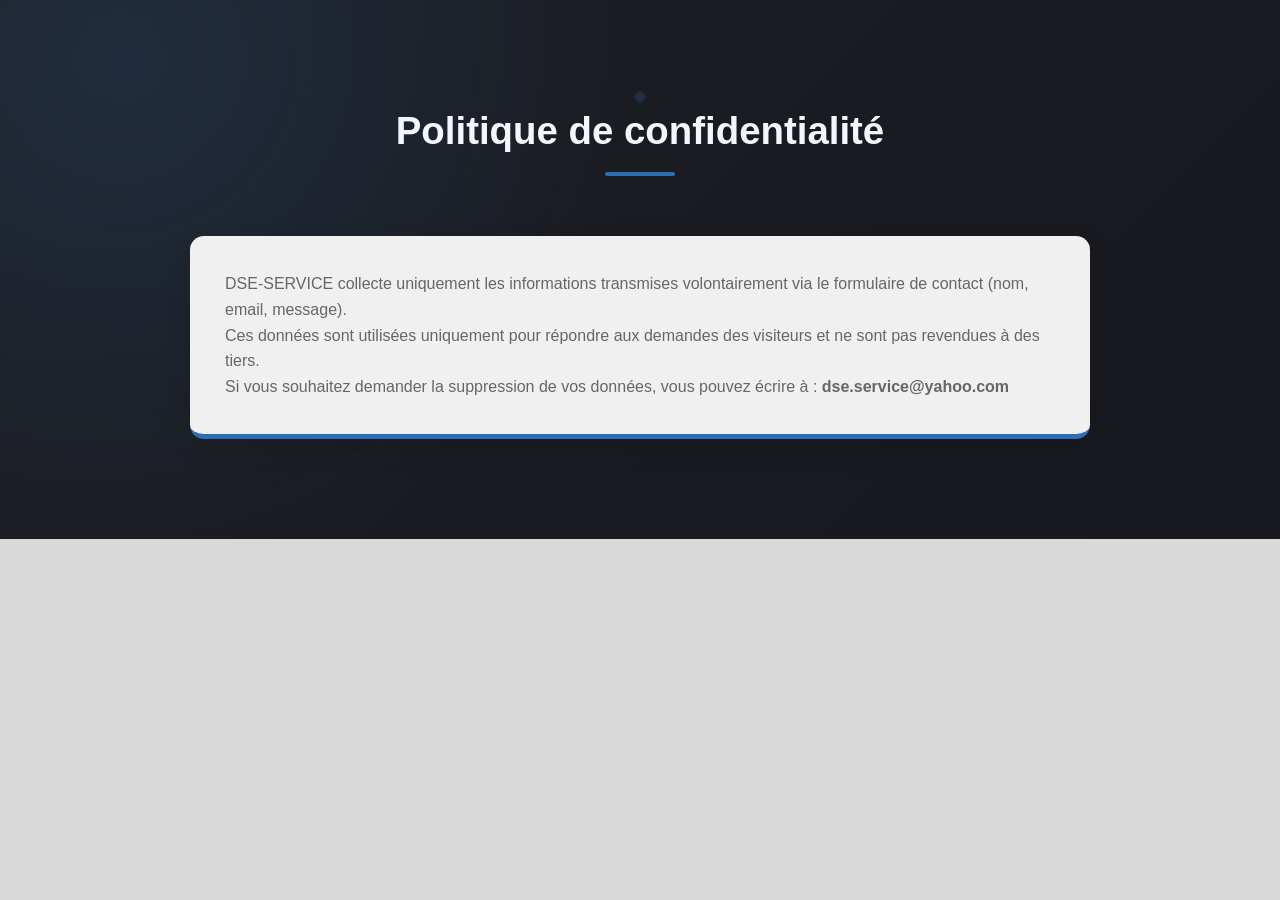
<file: politique-confidentialite.html>
<!DOCTYPE html>
<html lang="fr-FR">
<head>
    <meta charset="UTF-8" />
    <meta name="viewport" content="width=device-width, initial-scale=1.0" />
    <meta name="description" content="Politique de confidentialité DSE-SERVICE: collecte, usage et gestion des données de contact." />
    <meta property="og:type" content="website" />
    <meta property="og:title" content="Politique de confidentialité | DSE-SERVICE" />
    <meta property="og:description" content="Découvrez comment DSE-SERVICE traite les données transmises via le formulaire de contact." />
    <meta property="og:url" content="https://www.dse-service.com/politique-confidentialite.html" />
    <meta property="og:image" content="https://www.dse-service.com/images/dse-service-og-image.jpg" />
    <link rel="canonical" href="https://www.dse-service.com/politique-confidentialite.html" />
    <title>Politique de confidentialité | DSE-SERVICE</title>
    <link rel="stylesheet" href="style.css?v=20260411" />
</head>
<body>
    <main class="section-padding">
        <div class="section-title">
            <h1>Politique de confidentialité</h1>
        </div>

        <div class="service-card" style="max-width:900px;margin:0 auto;">
            <p>
                DSE-SERVICE collecte uniquement les informations transmises volontairement
                via le formulaire de contact (nom, email, message).
            </p>
            <p>
                Ces données sont utilisées uniquement pour répondre aux demandes des visiteurs
                et ne sont pas revendues à des tiers.
            </p>
            <p>
                Si vous souhaitez demander la suppression de vos données, vous pouvez écrire à :
                <strong>dse.service@yahoo.com</strong>
            </p>
        </div>
    </main>
    <script src="analytics-config.js"></script>
<script src="script.js?v=20260411"></script>
</body>
</html>
</file>
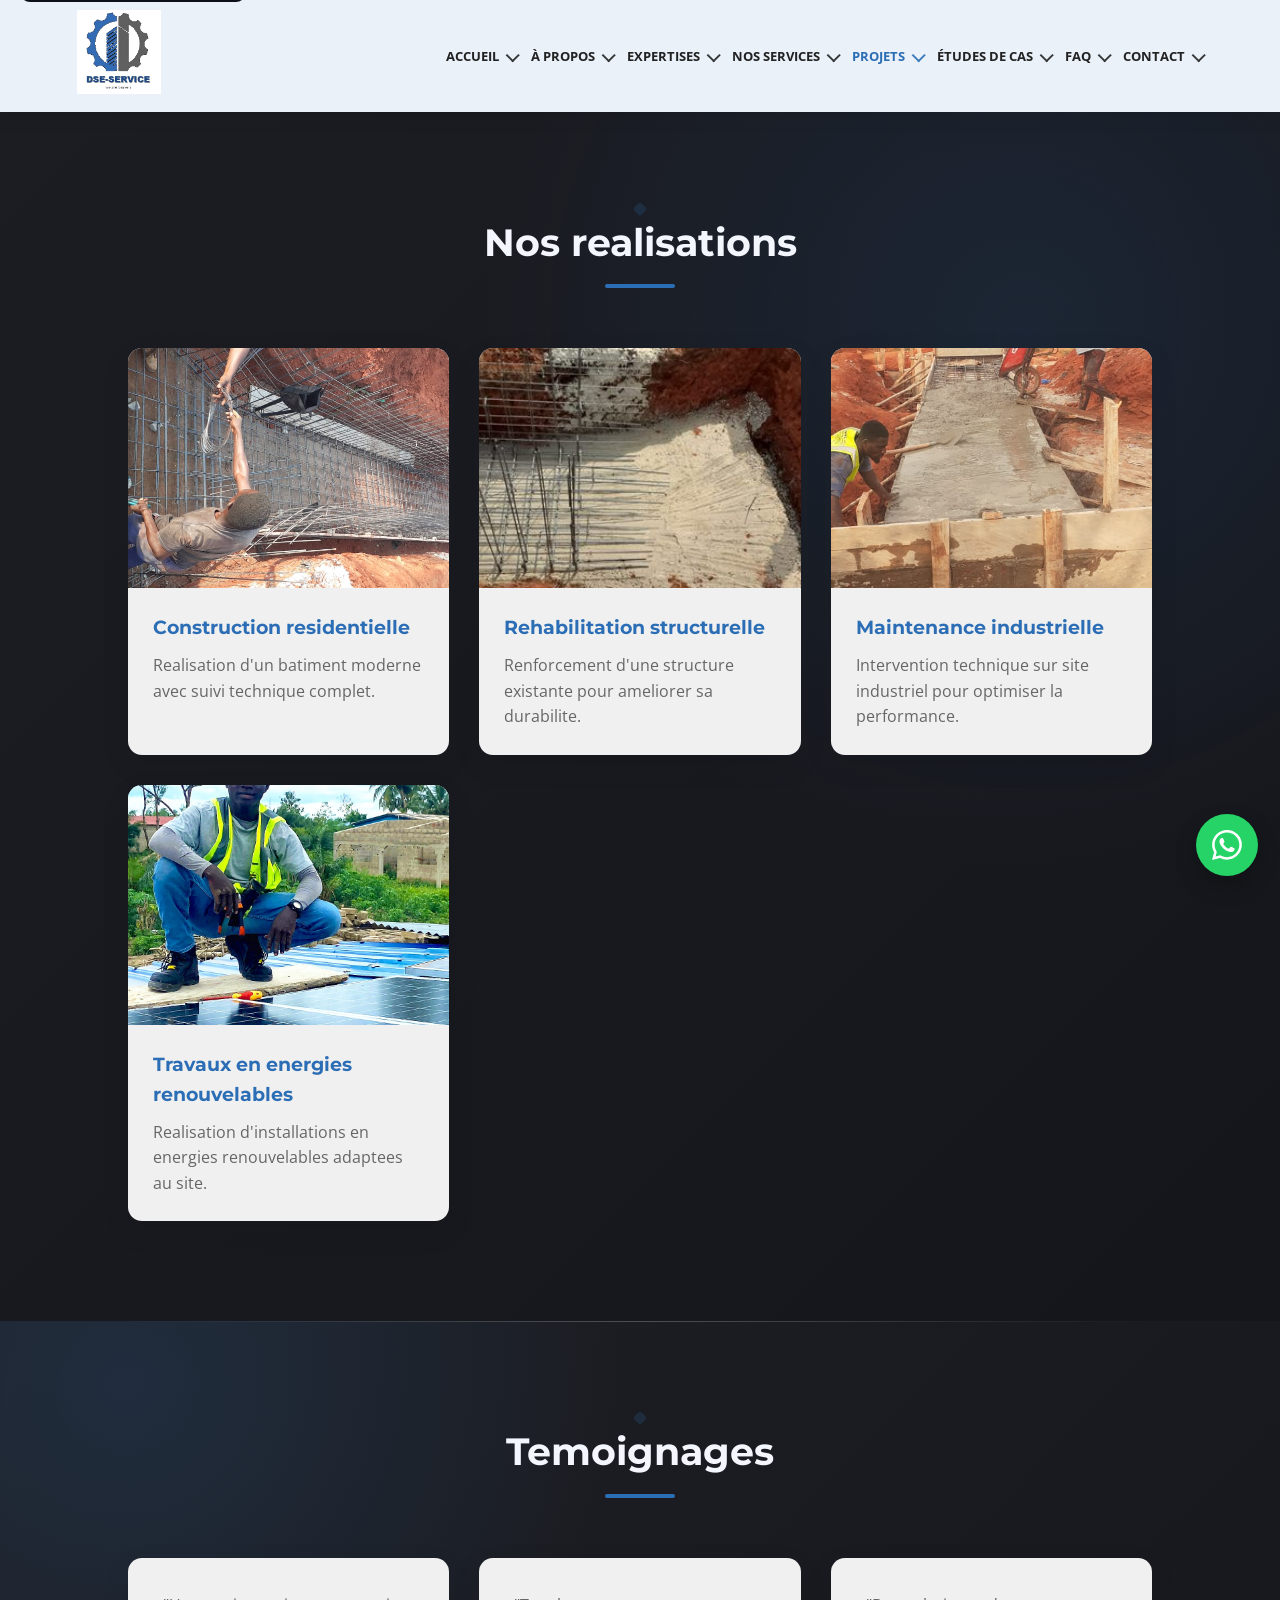
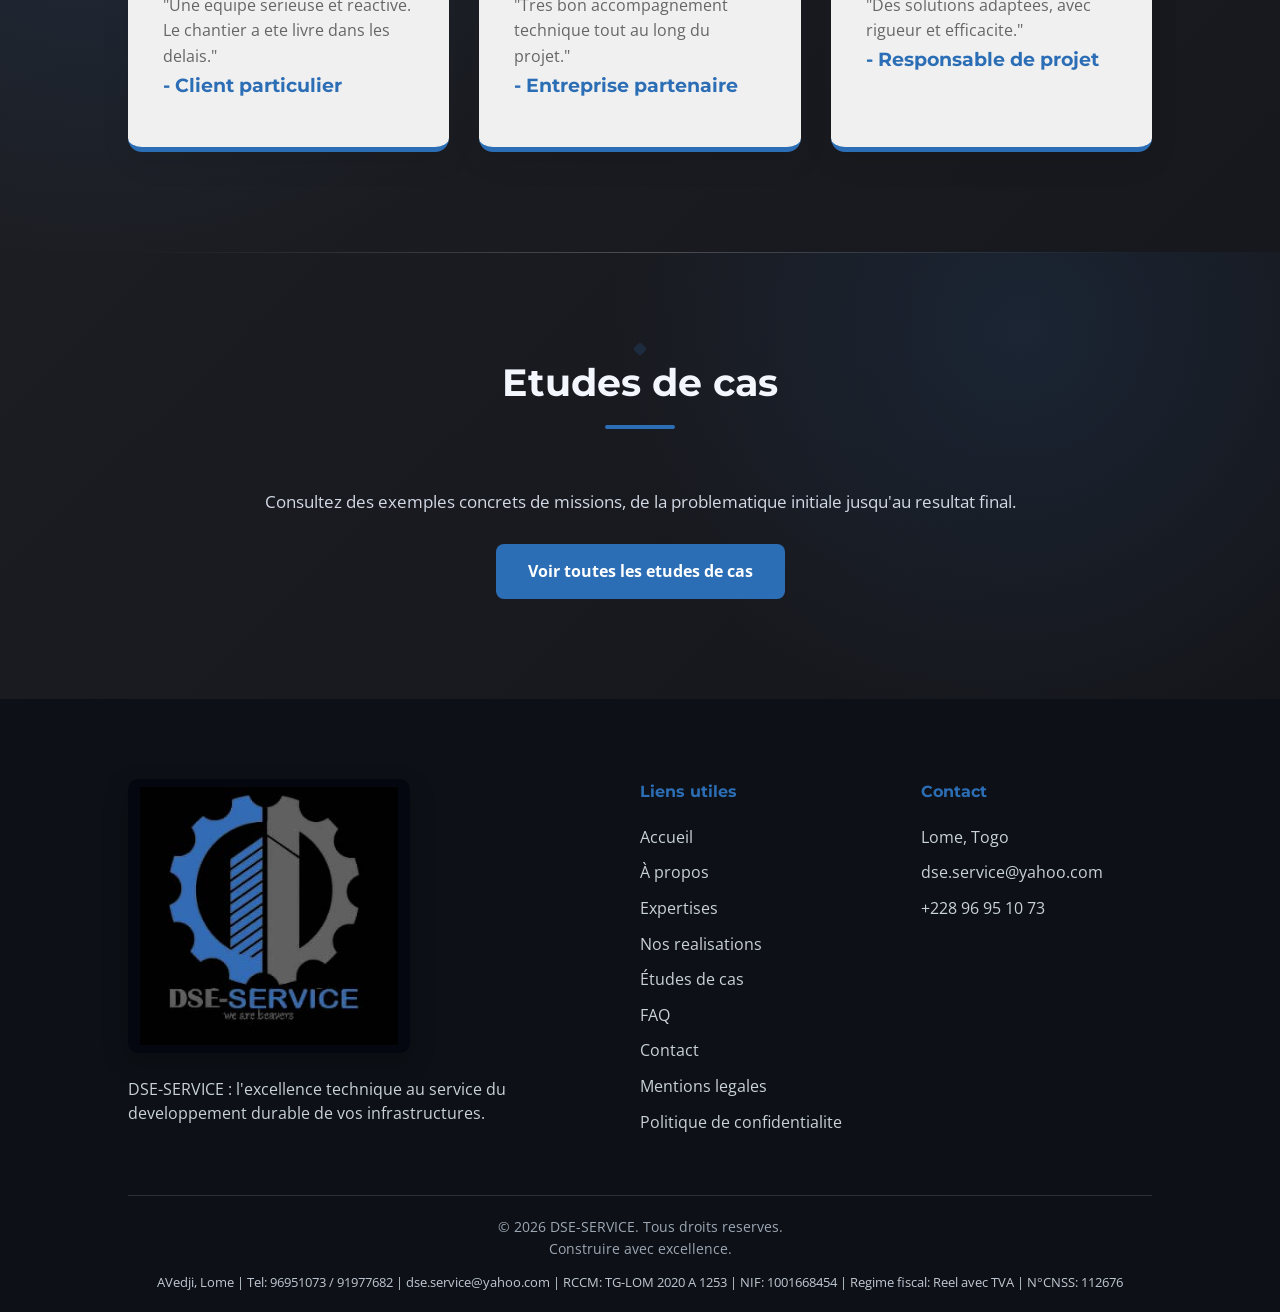
<file: projets.html>
<!DOCTYPE html>
<html lang="fr-FR">
<head>
    <meta charset="UTF-8" />
    <meta name="viewport" content="width=device-width, initial-scale=1.0" />
    <meta name="description" content="Projets DSE-SERVICE : realisations recentes et retours d'experience." />
    <meta name="robots" content="index, follow" />
    <meta property="og:type" content="website" />
    <meta property="og:title" content="Projets | DSE-SERVICE" />
    <meta property="og:description" content="Consultez nos principales realisations." />
    <meta property="og:image" content="https://www.dse-service.com/images/dse-service-og-image.jpg" />
    <meta property="og:url" content="https://www.dse-service.com/projets.html" />
    <link rel="canonical" href="https://www.dse-service.com/projets.html" />
    <title>Projets | DSE-SERVICE</title>
    <link rel="icon" type="image/png" href="logo.png" />
    <link rel="apple-touch-icon" href="logo.png" />
    <link rel="preconnect" href="https://fonts.googleapis.com" />
    <link rel="preconnect" href="https://fonts.gstatic.com" crossorigin />
    <link href="https://fonts.googleapis.com/css2?family=Montserrat:wght@400;700;800&family=Open+Sans:wght@400;600;700&display=swap" rel="stylesheet" />
    <link rel="stylesheet" href="style.css?v=20260411" />
</head>
<body>
<a class="skip-link" href="#contenu-principal">Aller au contenu principal</a>
<div id="page">
    <header id="masthead">
        <div class="logo-container">
            <a href="index.html" class="logo-link" aria-label="Retour a l'accueil DSE-SERVICE">
                <img src="logo.png" alt="Logo DSE-SERVICE" width="295" height="295" decoding="async" />
            </a>
        </div>
        <div class="header-right">
            <button class="menu-toggle" aria-label="Ouvrir le menu" aria-haspopup="true" aria-expanded="false" aria-controls="main-navigation">&#9776;</button>
            <nav id="main-navigation" class="main-navigation" aria-label="Navigation principale">
                <a href="index.html">Accueil</a>
                <a href="apropos.html">&Agrave; propos</a>
                <a href="expertises.html">Expertises</a>
                <div class="nav-dropdown">
                    <a href="nos-services.html" class="nav-dropdown-toggle">Nos services</a>
                    <div class="nav-dropdown-menu" role="menu" aria-label="Sous-menu nos services">
                        <a href="service-construction.html">Construction</a>
                        <a href="service-maintenance.html">Maintenance</a>
                        <a href="service-etudes-conseil.html">Etudes &amp; Conseil</a>
                        <a href="service-travaux-publics.html">Travaux Publics</a>
                    </div>
                </div>
                <a href="projets.html" aria-current="page">Projets</a>
                <a href="etudes-de-cas.html">&Eacute;tudes de cas</a>
                <a href="faq.html">FAQ</a>
                <a href="contact.html">Contact</a>
            </nav>
        </div>
    </header>

    <main id="contenu-principal">
        <section class="section-padding bg-light fade-in" id="projets">
            <div class="section-title">
                <h1>Nos realisations</h1>
            </div>
            <div class="projets-grid">
                <article class="project-card">
                    <img src="images/projet1-320.jpg" srcset="images/projet1-320.jpg 320w, images/projet1-477.jpg 477w" sizes="(max-width: 768px) 94vw, (max-width: 1200px) 45vw, 360px" alt="Projet de construction residentielle" loading="lazy" decoding="async" width="477" height="1032" />
                    <div class="project-content">
                        <h3>Construction residentielle</h3>
                        <p>Realisation d'un batiment moderne avec suivi technique complet.</p>
                    </div>
                </article>
                <article class="project-card">
                    <img src="images/projet2-480.jpg" srcset="images/projet2-480.jpg 480w, images/projet2-960.jpg 960w, images/projet2.jpg 1032w" sizes="(max-width: 768px) 94vw, (max-width: 1200px) 45vw, 360px" alt="Projet de rehabilitation structurelle" loading="lazy" decoding="async" width="1032" height="477" />
                    <div class="project-content">
                        <h3>Rehabilitation structurelle</h3>
                        <p>Renforcement d'une structure existante pour ameliorer sa durabilite.</p>
                    </div>
                </article>
                <article class="project-card">
                    <img src="images/projet3-320.jpg" srcset="images/projet3-320.jpg 320w, images/projet3-477.jpg 477w" sizes="(max-width: 768px) 94vw, (max-width: 1200px) 45vw, 360px" alt="Projet de maintenance industrielle" loading="lazy" decoding="async" width="477" height="1032" />
                    <div class="project-content">
                        <h3>Maintenance industrielle</h3>
                        <p>Intervention technique sur site industriel pour optimiser la performance.</p>
                    </div>
                </article>
                <article class="project-card">
                    <img src="images/projet4.jpg" alt="Projet de travaux en energies renouvelables" loading="lazy" decoding="async" />
                    <div class="project-content">
                        <h3>Travaux en energies renouvelables</h3>
                        <p>Realisation d'installations en energies renouvelables adaptees au site.</p>
                    </div>
                </article>
            </div>
        </section>

        <section class="section-padding fade-in" id="temoignages">
            <div class="section-title">
                <h2>Temoignages</h2>
            </div>
            <div class="testimonials-grid">
                <article class="service-card">
                    <p>"Une equipe serieuse et reactive. Le chantier a ete livre dans les delais."</p>
                    <h3>- Client particulier</h3>
                </article>
                <article class="service-card">
                    <p>"Tres bon accompagnement technique tout au long du projet."</p>
                    <h3>- Entreprise partenaire</h3>
                </article>
                <article class="service-card">
                    <p>"Des solutions adaptees, avec rigueur et efficacite."</p>
                    <h3>- Responsable de projet</h3>
                </article>
            </div>
        </section>

        <section class="section-padding bg-light fade-in" id="etudes-cas">
            <div class="section-title">
                <h2>Etudes de cas</h2>
            </div>
            <p class="section-subtext">
                Consultez des exemples concrets de missions, de la problematique initiale jusqu'au resultat final.
            </p>
            <p style="text-align:center;margin-top:28px;">
                <a href="etudes-de-cas.html" class="btn-cta">Voir toutes les etudes de cas</a>
            </p>
        </section>

        <a href="#projets" class="back-to-top" aria-label="Retour en haut" aria-hidden="true">&#8593;</a>
        <a href="https://wa.me/22896951073?text=Bonjour%20DSE-SERVICE%2C%20je%20souhaite%20demander%20un%20devis%20pour%20mon%20projet." class="whatsapp" target="_blank" rel="noopener noreferrer" aria-label="Contact WhatsApp">
            <img src="images/whatsapp-icon.svg" alt="WhatsApp" width="35" height="35" loading="lazy" decoding="async" />
        </a>
    </main>

    <footer id="colophon">
        <div class="footer-content">
            <div class="footer-logo">
                <img src="logo-black-original.png" alt="Logo DSE-SERVICE" width="295" height="295" loading="lazy" decoding="async" />
                <p>DSE-SERVICE : l'excellence technique au service du developpement durable de vos infrastructures.</p>
            </div>
            <div class="footer-nav">
                <h4>Liens utiles</h4>
                <a href="index.html">Accueil</a>
                <a href="apropos.html">&Agrave; propos</a>
                <a href="expertises.html">Expertises</a>
                <a href="projets.html">Nos realisations</a>
                <a href="etudes-de-cas.html">&Eacute;tudes de cas</a>
                <a href="faq.html">FAQ</a>
                <a href="contact.html">Contact</a>
                <a href="mentions-legales.html">Mentions legales</a>
                <a href="politique-confidentialite.html">Politique de confidentialite</a>
            </div>
            <div class="footer-contact">
                <h4>Contact</h4>
                <p>Lome, Togo</p>
                <p>dse.service@yahoo.com</p>
                <p>+228 96 95 10 73</p>
            </div>
        </div>
        <div class="footer-bottom">
            <p>&copy; 2026 DSE-SERVICE. Tous droits reserves.<br />Construire avec excellence.</p>
            <p class="footer-regulatory">AVedji, Lome | Tel: 96951073 / 91977682 | dse.service@yahoo.com | RCCM: TG-LOM 2020 A 1253 | NIF: 1001668454 | Regime fiscal: Reel avec TVA | N&deg;CNSS: 112676</p>
        </div>
    </footer>
</div>

<script src="analytics-config.js"></script>
<script src="script.js?v=20260411"></script>
</body>
</html>
</file>
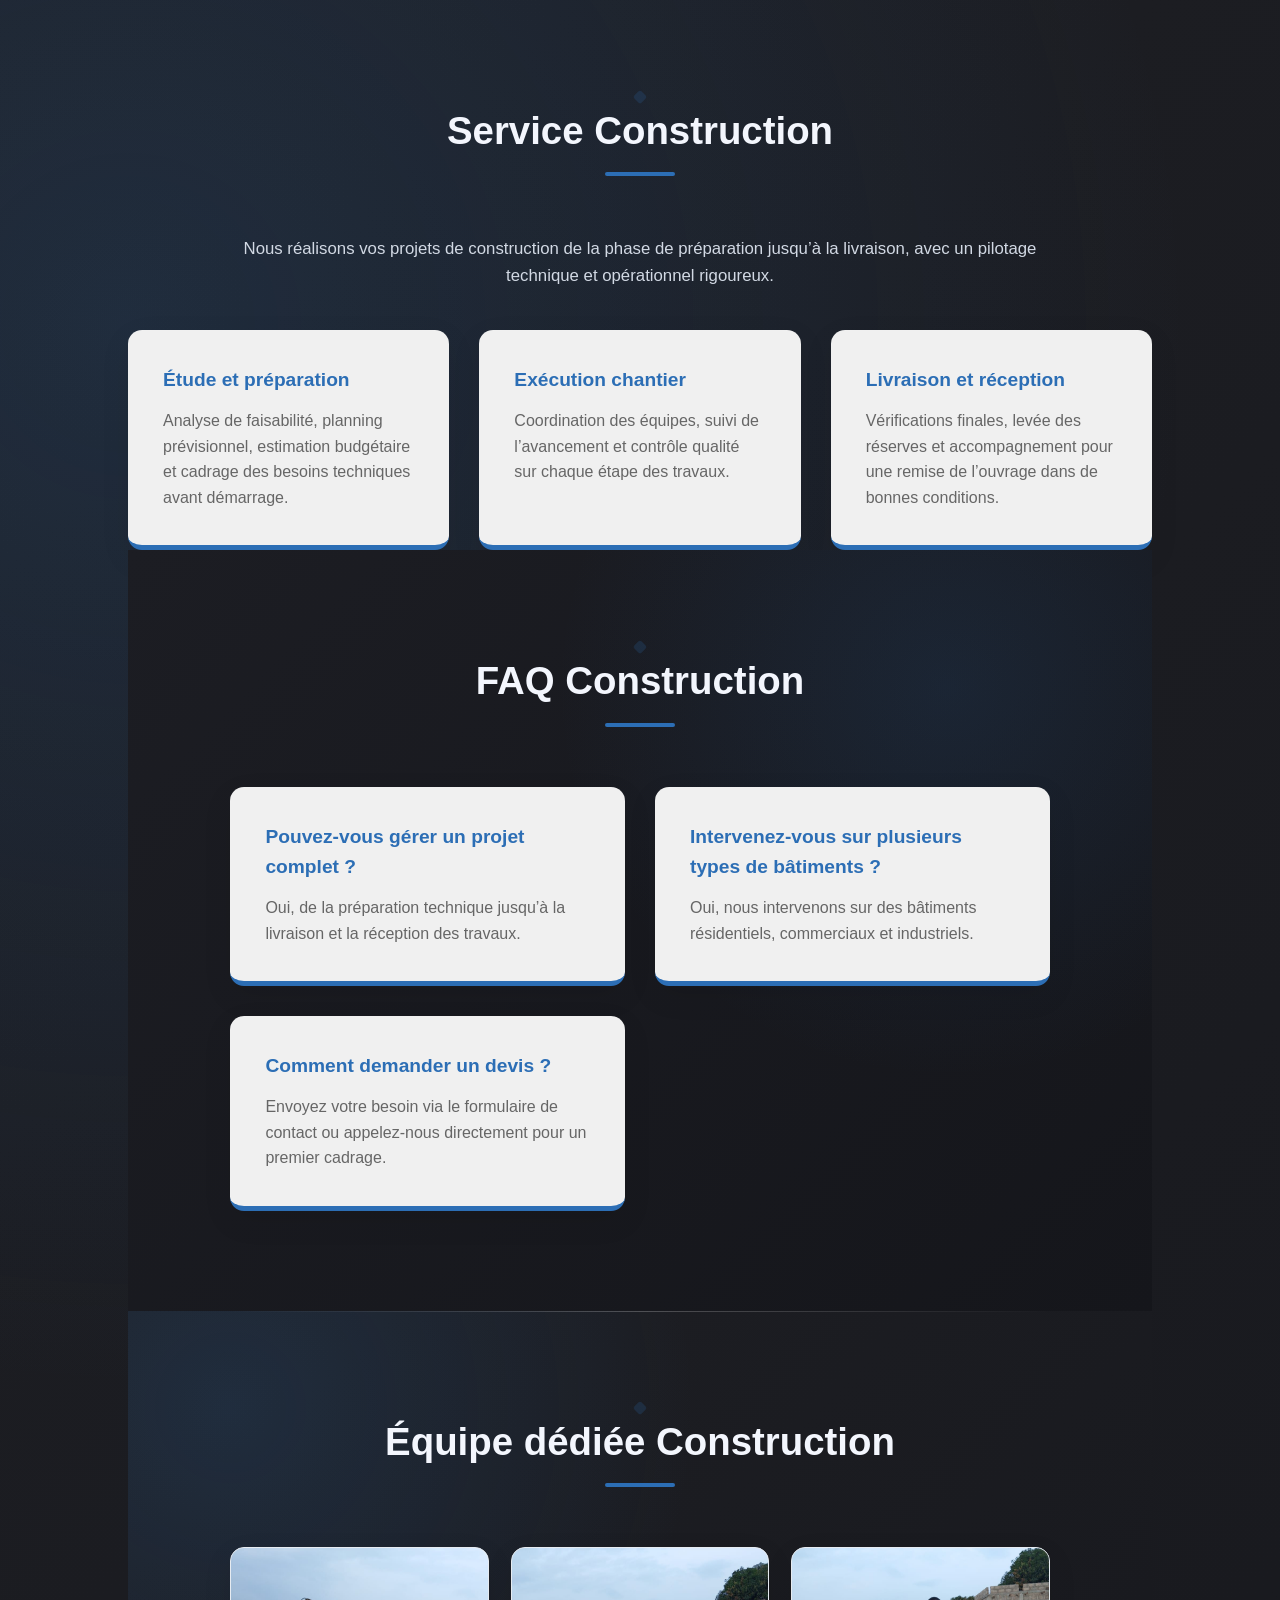
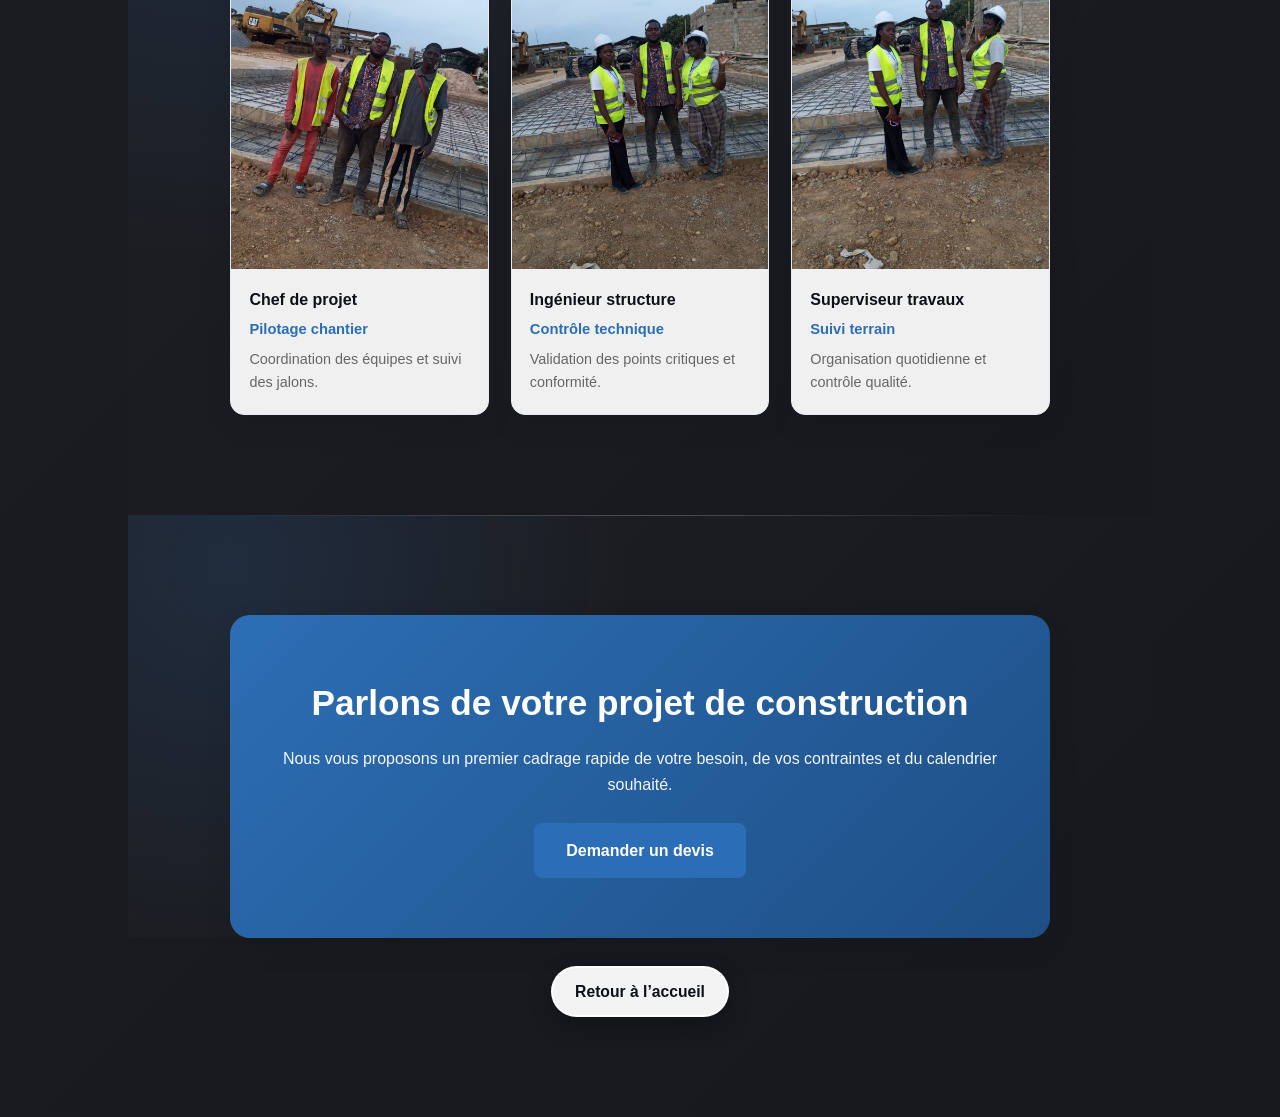
<file: service-construction.html>
<!DOCTYPE html>
<html lang="fr-FR">
<head>
    <meta charset="UTF-8" />
    <meta name="viewport" content="width=device-width, initial-scale=1.0" />
    <meta name="description" content="Service Construction DSE-SERVICE: conception et réalisation de bâtiments résidentiels, commerciaux et industriels au Togo." />
    <meta property="og:type" content="website" />
    <meta property="og:title" content="Service Construction | DSE-SERVICE" />
    <meta property="og:description" content="Conception et réalisation de bâtiments résidentiels, commerciaux et industriels avec pilotage chantier." />
    <meta property="og:url" content="https://www.dse-service.com/service-construction.html" />
    <meta property="og:image" content="https://www.dse-service.com/images/dse-service-og-image.jpg" />
    <link rel="canonical" href="https://www.dse-service.com/service-construction.html" />
    <title>Service Construction | DSE-SERVICE</title>
    <link rel="stylesheet" href="style.css?v=20260411" />
    <script type="application/ld+json">
    {
      "@context": "https://schema.org",
      "@type": "Service",
      "name": "Service Construction",
      "provider": {
        "@type": "LocalBusiness",
        "name": "DSE-SERVICE",
        "url": "https://www.dse-service.com/"
      },
      "areaServed": "TG",
      "url": "https://www.dse-service.com/service-construction.html",
      "description": "Conception et réalisation de bâtiments résidentiels, commerciaux et industriels."
    }
    </script>
    <script type="application/ld+json">
    {
      "@context": "https://schema.org",
      "@type": "FAQPage",
      "mainEntity": [
        {
          "@type": "Question",
          "name": "Pouvez-vous gérer un projet de la conception à la livraison ?",
          "acceptedAnswer": {
            "@type": "Answer",
            "text": "Oui, nous accompagnons le projet de la préparation technique jusqu’à la réception finale."
          }
        },
        {
          "@type": "Question",
          "name": "Travaillez-vous sur des bâtiments résidentiels et commerciaux ?",
          "acceptedAnswer": {
            "@type": "Answer",
            "text": "Oui, nous intervenons sur des projets résidentiels, commerciaux et industriels."
          }
        },
        {
          "@type": "Question",
          "name": "Comment obtenons-nous un devis de construction ?",
          "acceptedAnswer": {
            "@type": "Answer",
            "text": "Vous pouvez nous contacter via le formulaire, le téléphone ou WhatsApp pour un cadrage initial et un devis."
          }
        }
      ]
    }
    </script>
</head>
<body>
<main class="section-padding">
    <div class="section-title">
        <h1>Service Construction</h1>
    </div>

    <p class="section-subtext">
        Nous réalisons vos projets de construction de la phase de préparation jusqu’à la livraison, avec un pilotage technique et opérationnel rigoureux.
    </p>

    <div class="services-grid" style="margin-top:40px;">
        <article class="service-card">
            <h3>Étude et préparation</h3>
            <p>Analyse de faisabilité, planning prévisionnel, estimation budgétaire et cadrage des besoins techniques avant démarrage.</p>
        </article>

        <article class="service-card">
            <h3>Exécution chantier</h3>
            <p>Coordination des équipes, suivi de l’avancement et contrôle qualité sur chaque étape des travaux.</p>
        </article>

        <article class="service-card">
            <h3>Livraison et réception</h3>
            <p>Vérifications finales, levée des réserves et accompagnement pour une remise de l’ouvrage dans de bonnes conditions.</p>
        </article>
    </div>

    <section class="section-padding bg-light" id="faq-service">
        <div class="section-title">
            <h2>FAQ Construction</h2>
        </div>
        <div class="faq-grid">
            <article class="service-card">
                <h3>Pouvez-vous gérer un projet complet ?</h3>
                <p>Oui, de la préparation technique jusqu’à la livraison et la réception des travaux.</p>
            </article>
            <article class="service-card">
                <h3>Intervenez-vous sur plusieurs types de bâtiments ?</h3>
                <p>Oui, nous intervenons sur des bâtiments résidentiels, commerciaux et industriels.</p>
            </article>
            <article class="service-card">
                <h3>Comment demander un devis ?</h3>
                <p>Envoyez votre besoin via le formulaire de contact ou appelez-nous directement pour un premier cadrage.</p>
            </article>
        </div>
    </section>

    <section class="section-padding" id="equipe-service">
        <div class="section-title">
            <h2>Équipe dédiée Construction</h2>
        </div>
        <div class="team-grid">
            <article class="team-card">
                <img src="images/equipe/personnel-1.jpg" alt="Photo du chef de projet construction" class="team-photo" loading="lazy" />
                <div class="team-content">
                    <h3>Chef de projet</h3>
                    <p class="team-role">Pilotage chantier</p>
                    <p class="team-note">Coordination des équipes et suivi des jalons.</p>
                </div>
            </article>
            <article class="team-card">
                <img src="images/equipe/personnel-2.jpg" alt="Photo de l'ingénieur structure" class="team-photo" loading="lazy" />
                <div class="team-content">
                    <h3>Ingénieur structure</h3>
                    <p class="team-role">Contrôle technique</p>
                    <p class="team-note">Validation des points critiques et conformité.</p>
                </div>
            </article>
            <article class="team-card">
                <img src="images/equipe/personnel-3.jpg" alt="Photo du superviseur travaux" class="team-photo" loading="lazy" />
                <div class="team-content">
                    <h3>Superviseur travaux</h3>
                    <p class="team-role">Suivi terrain</p>
                    <p class="team-note">Organisation quotidienne et contrôle qualité.</p>
                </div>
            </article>
        </div>
    </section>

    <section class="section-padding" style="padding-bottom:0;">
        <div class="cta-band">
            <h2>Parlons de votre projet de construction</h2>
            <p>Nous vous proposons un premier cadrage rapide de votre besoin, de vos contraintes et du calendrier souhaité.</p>
            <a href="contact.html" class="btn-cta">Demander un devis</a>
        </div>
    </section>

    <p class="back-home-wrap">
        <a href="index.html" class="back-home-link">Retour &agrave; l&rsquo;accueil</a>
    </p>
</main>
<script src="analytics-config.js"></script>
<script src="script.js?v=20260411"></script>
</body>
</html>
</file>
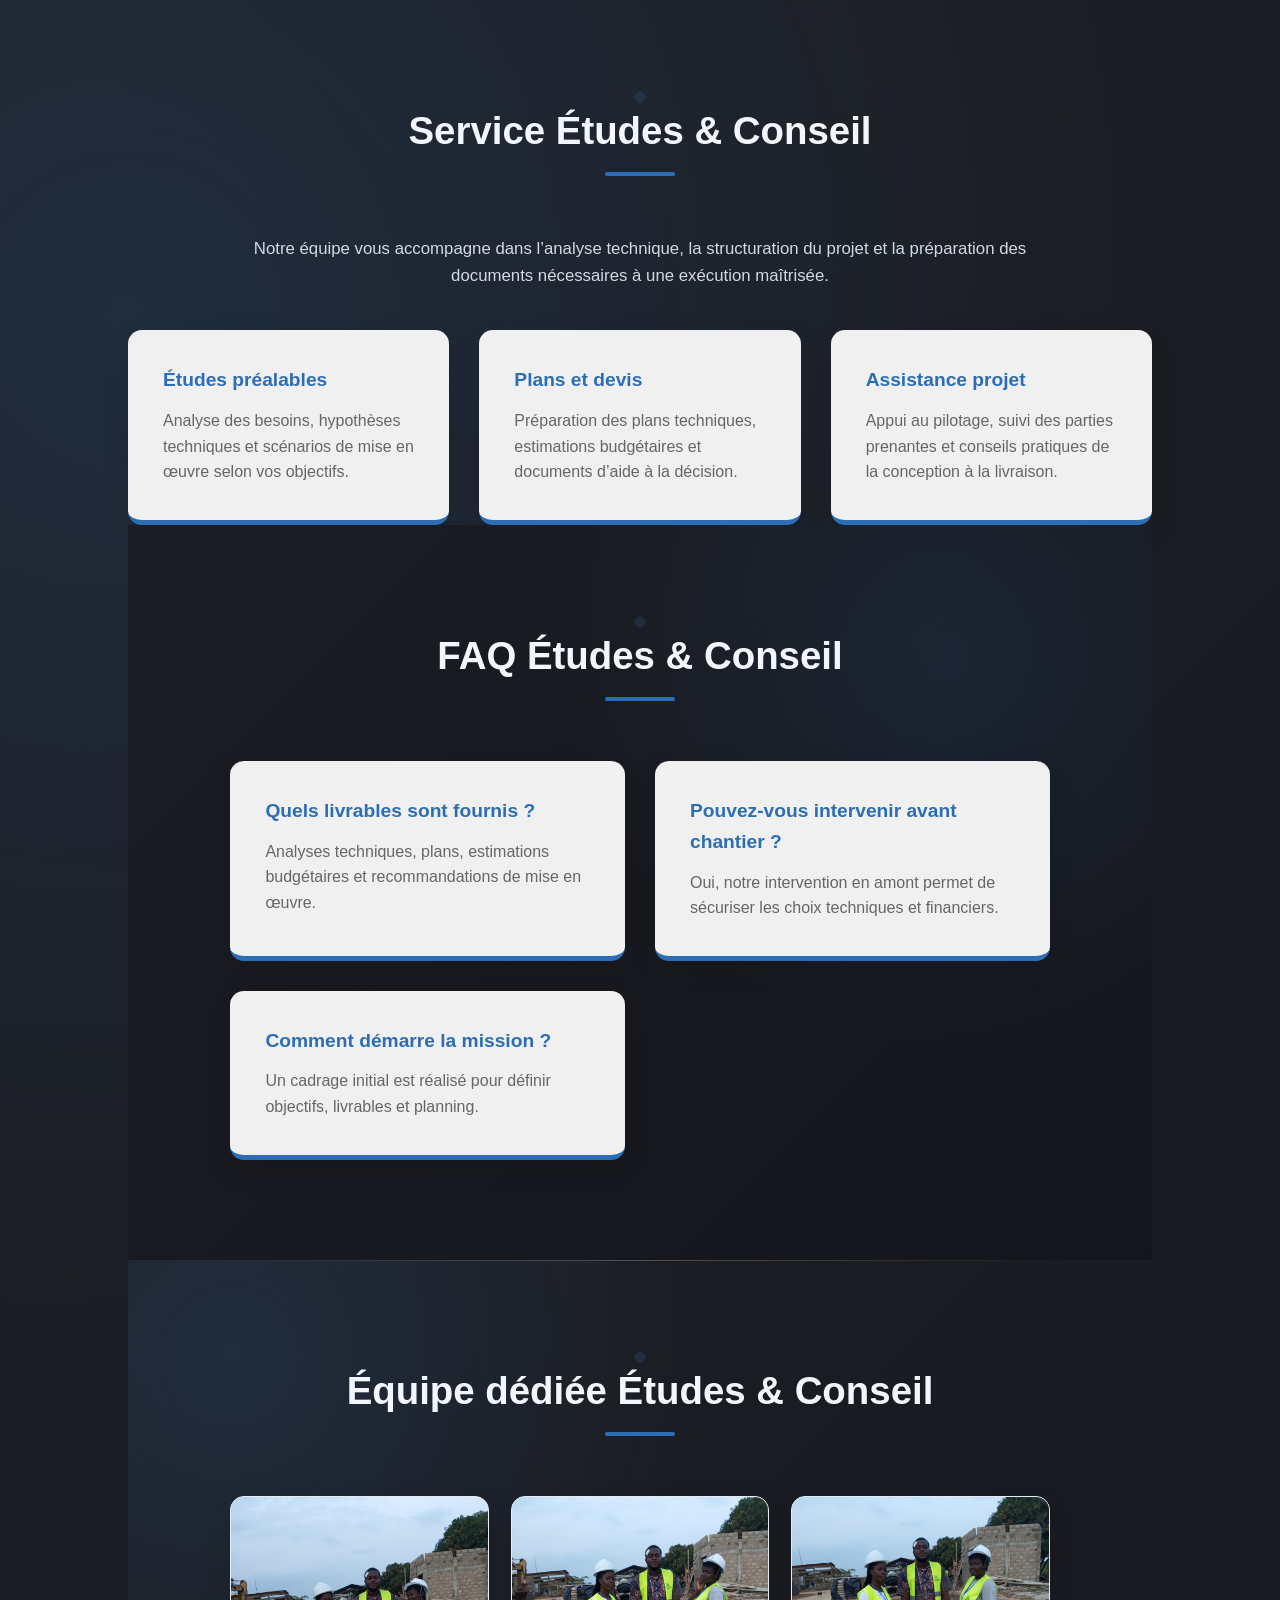
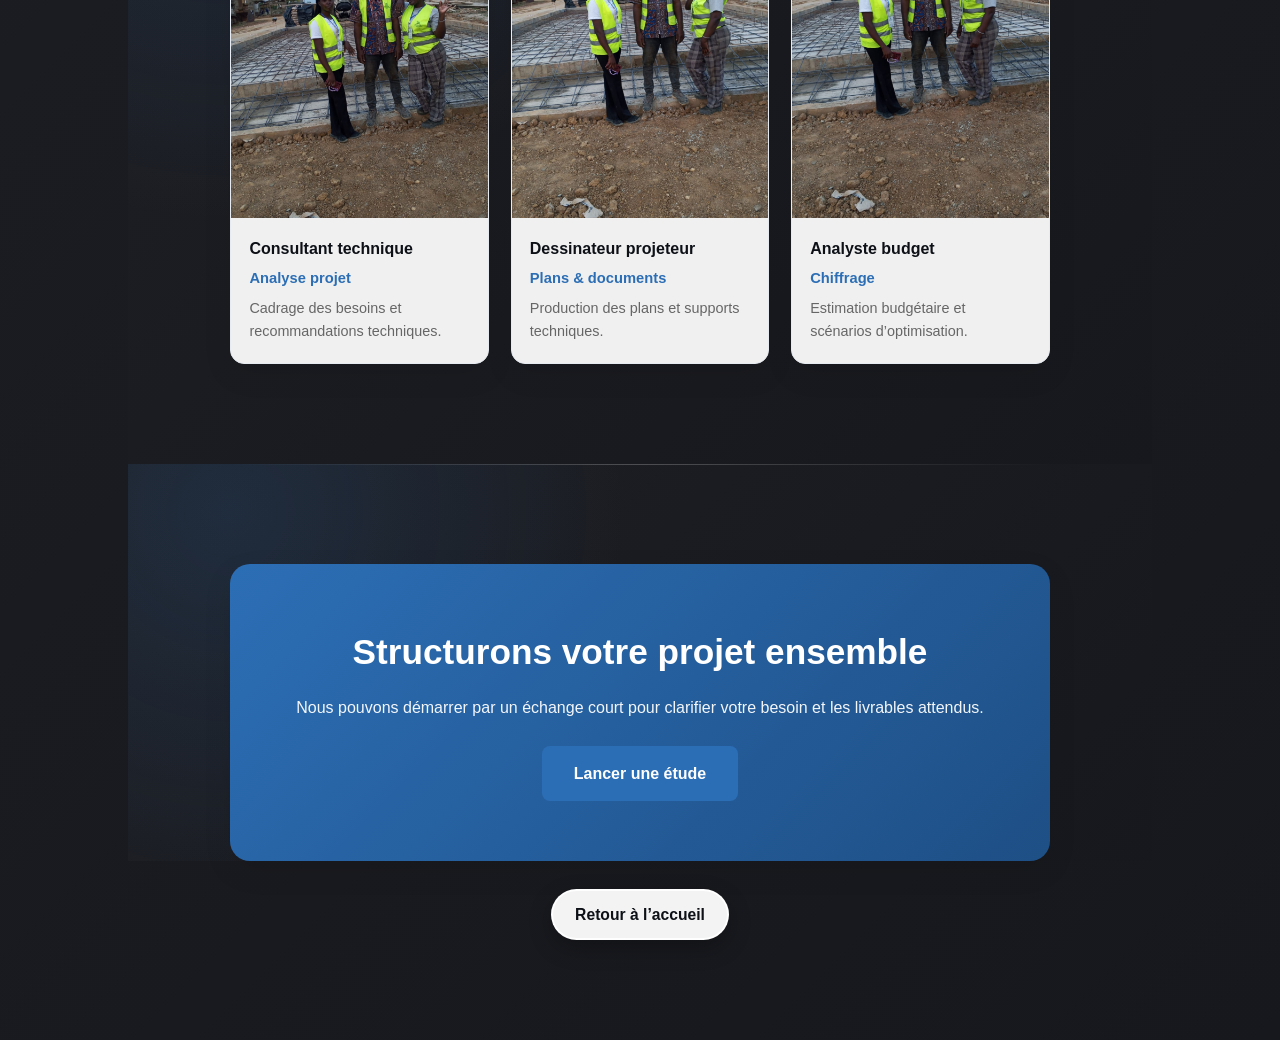
<file: service-etudes-conseil.html>
<!DOCTYPE html>
<html lang="fr-FR">
<head>
    <meta charset="UTF-8" />
    <meta name="viewport" content="width=device-width, initial-scale=1.0" />
    <meta name="description" content="Service Études et Conseil DSE-SERVICE: études techniques, plans, devis et accompagnement de projets au Togo." />
    <meta property="og:type" content="website" />
    <meta property="og:title" content="Service Études & Conseil | DSE-SERVICE" />
    <meta property="og:description" content="Études techniques, plans, devis et accompagnement projet pour une exécution maîtrisée." />
    <meta property="og:url" content="https://www.dse-service.com/service-etudes-conseil.html" />
    <meta property="og:image" content="https://www.dse-service.com/images/dse-service-og-image.jpg" />
    <link rel="canonical" href="https://www.dse-service.com/service-etudes-conseil.html" />
    <title>Service Études & Conseil | DSE-SERVICE</title>
    <link rel="stylesheet" href="style.css?v=20260411" />
    <script type="application/ld+json">
    {
      "@context": "https://schema.org",
      "@type": "Service",
      "name": "Service Études et Conseil",
      "provider": {
        "@type": "LocalBusiness",
        "name": "DSE-SERVICE",
        "url": "https://www.dse-service.com/"
      },
      "areaServed": "TG",
      "url": "https://www.dse-service.com/service-etudes-conseil.html",
      "description": "Études techniques, préparation de plans, devis et accompagnement projet."
    }
    </script>
    <script type="application/ld+json">
    {
      "@context": "https://schema.org",
      "@type": "FAQPage",
      "mainEntity": [
        {
          "@type": "Question",
          "name": "Quels livrables fournissez-vous en études et conseil ?",
          "acceptedAnswer": {
            "@type": "Answer",
            "text": "Nous fournissons des analyses techniques, plans, estimations budgétaires et recommandations opérationnelles."
          }
        },
        {
          "@type": "Question",
          "name": "Pouvez-vous intervenir avant le lancement du chantier ?",
          "acceptedAnswer": {
            "@type": "Answer",
            "text": "Oui, nous intervenons en amont pour sécuriser les décisions techniques et financières."
          }
        },
        {
          "@type": "Question",
          "name": "Comment lancer une mission d’étude ?",
          "acceptedAnswer": {
            "@type": "Answer",
            "text": "Après un échange initial, nous cadrons les objectifs, les livrables et le planning."
          }
        }
      ]
    }
    </script>
</head>
<body>
<main class="section-padding">
    <div class="section-title">
        <h1>Service Études & Conseil</h1>
    </div>

    <p class="section-subtext">
        Notre équipe vous accompagne dans l’analyse technique, la structuration du projet et la préparation des documents nécessaires à une exécution maîtrisée.
    </p>

    <div class="services-grid" style="margin-top:40px;">
        <article class="service-card">
            <h3>Études préalables</h3>
            <p>Analyse des besoins, hypothèses techniques et scénarios de mise en œuvre selon vos objectifs.</p>
        </article>

        <article class="service-card">
            <h3>Plans et devis</h3>
            <p>Préparation des plans techniques, estimations budgétaires et documents d’aide à la décision.</p>
        </article>

        <article class="service-card">
            <h3>Assistance projet</h3>
            <p>Appui au pilotage, suivi des parties prenantes et conseils pratiques de la conception à la livraison.</p>
        </article>
    </div>

    <section class="section-padding bg-light" id="faq-service">
        <div class="section-title">
            <h2>FAQ Études & Conseil</h2>
        </div>
        <div class="faq-grid">
            <article class="service-card">
                <h3>Quels livrables sont fournis ?</h3>
                <p>Analyses techniques, plans, estimations budgétaires et recommandations de mise en œuvre.</p>
            </article>
            <article class="service-card">
                <h3>Pouvez-vous intervenir avant chantier ?</h3>
                <p>Oui, notre intervention en amont permet de sécuriser les choix techniques et financiers.</p>
            </article>
            <article class="service-card">
                <h3>Comment démarre la mission ?</h3>
                <p>Un cadrage initial est réalisé pour définir objectifs, livrables et planning.</p>
            </article>
        </div>
    </section>

    <section class="section-padding" id="equipe-service">
        <div class="section-title">
            <h2>Équipe dédiée Études & Conseil</h2>
        </div>
        <div class="team-grid">
            <article class="team-card">
                <img src="images/equipe/personnel-2.jpg" alt="Photo du consultant technique" class="team-photo" loading="lazy" />
                <div class="team-content">
                    <h3>Consultant technique</h3>
                    <p class="team-role">Analyse projet</p>
                    <p class="team-note">Cadrage des besoins et recommandations techniques.</p>
                </div>
            </article>
            <article class="team-card">
                <img src="images/equipe/personnel-3.jpg" alt="Photo du dessinateur projeteur" class="team-photo" loading="lazy" />
                <div class="team-content">
                    <h3>Dessinateur projeteur</h3>
                    <p class="team-role">Plans & documents</p>
                    <p class="team-note">Production des plans et supports techniques.</p>
                </div>
            </article>
            <article class="team-card">
                <img src="images/equipe/personnel-4.jpg" alt="Photo de l'analyste budget" class="team-photo" loading="lazy" />
                <div class="team-content">
                    <h3>Analyste budget</h3>
                    <p class="team-role">Chiffrage</p>
                    <p class="team-note">Estimation budgétaire et scénarios d’optimisation.</p>
                </div>
            </article>
        </div>
    </section>

    <section class="section-padding" style="padding-bottom:0;">
        <div class="cta-band">
            <h2>Structurons votre projet ensemble</h2>
            <p>Nous pouvons démarrer par un échange court pour clarifier votre besoin et les livrables attendus.</p>
            <a href="contact.html" class="btn-cta">Lancer une étude</a>
        </div>
    </section>

    <p class="back-home-wrap">
        <a href="index.html" class="back-home-link">Retour &agrave; l&rsquo;accueil</a>
    </p>
</main>
<script src="analytics-config.js"></script>
<script src="script.js?v=20260411"></script>
</body>
</html>
</file>
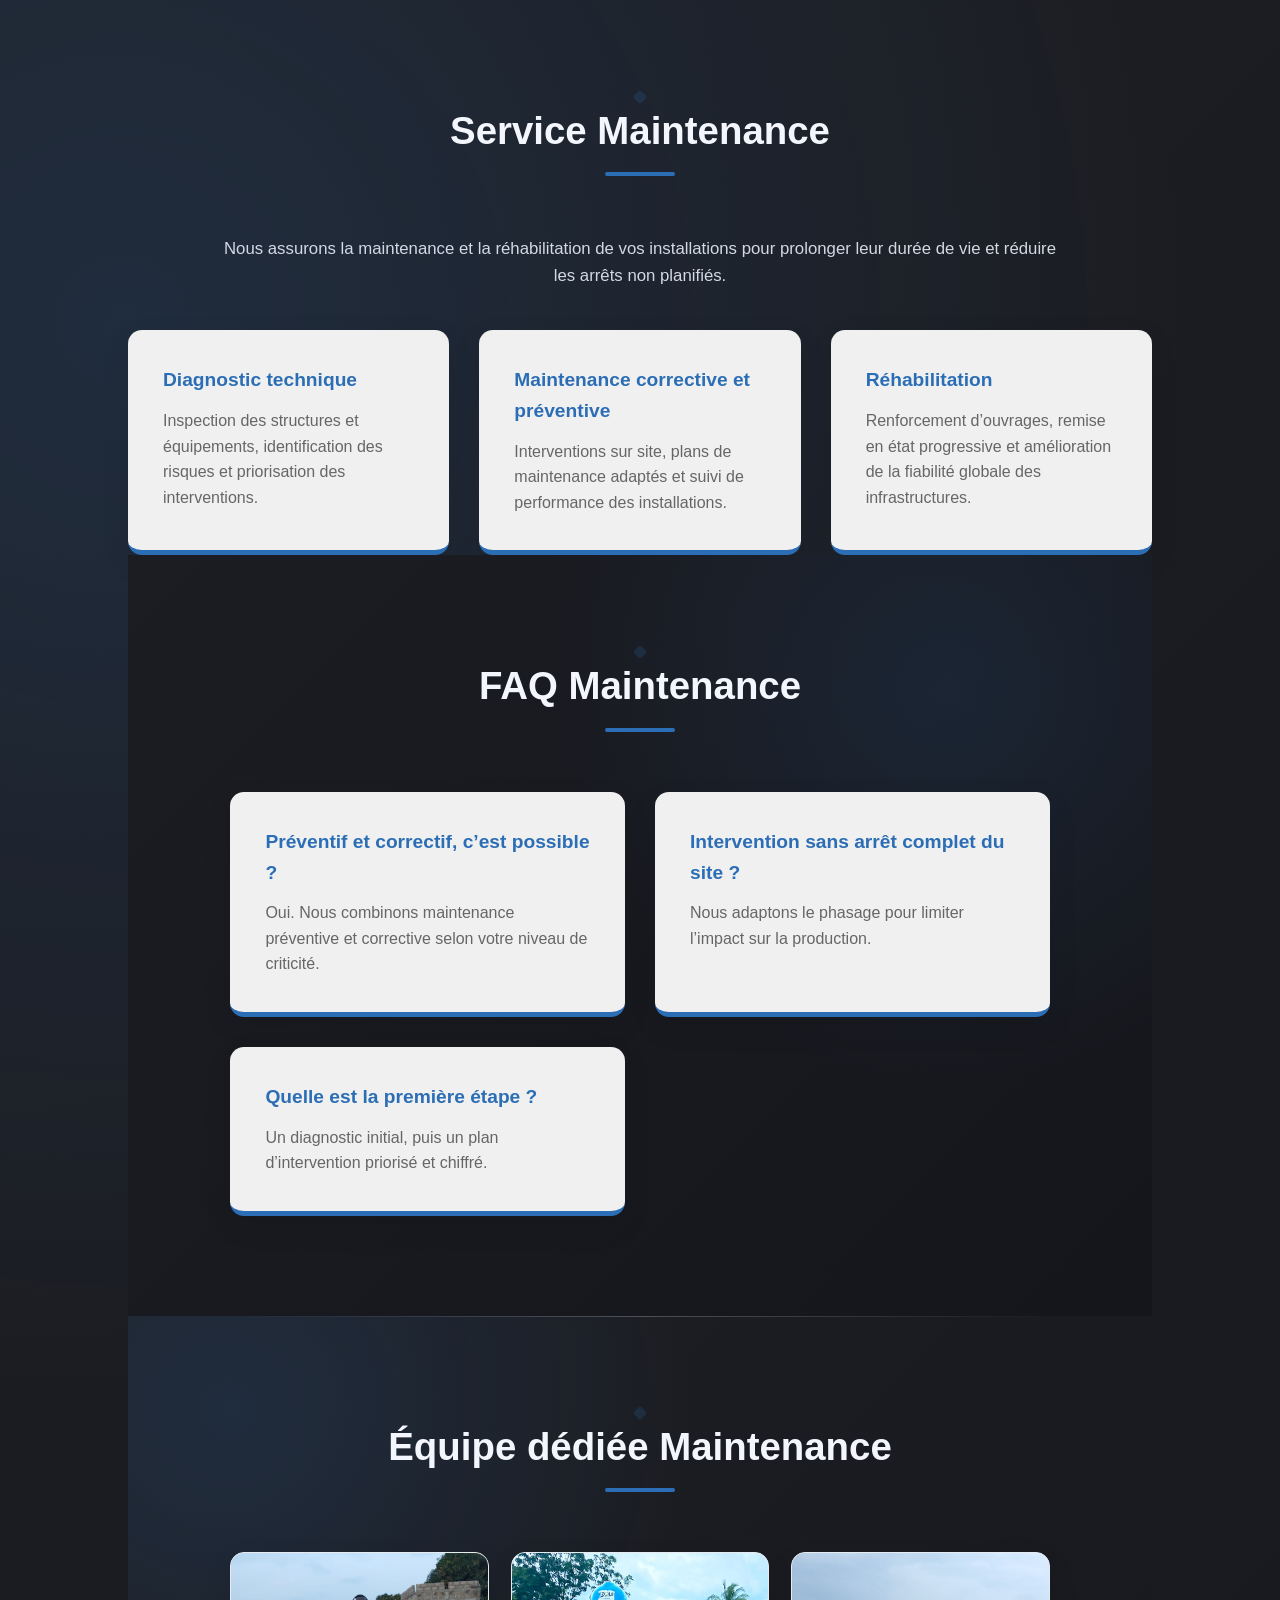
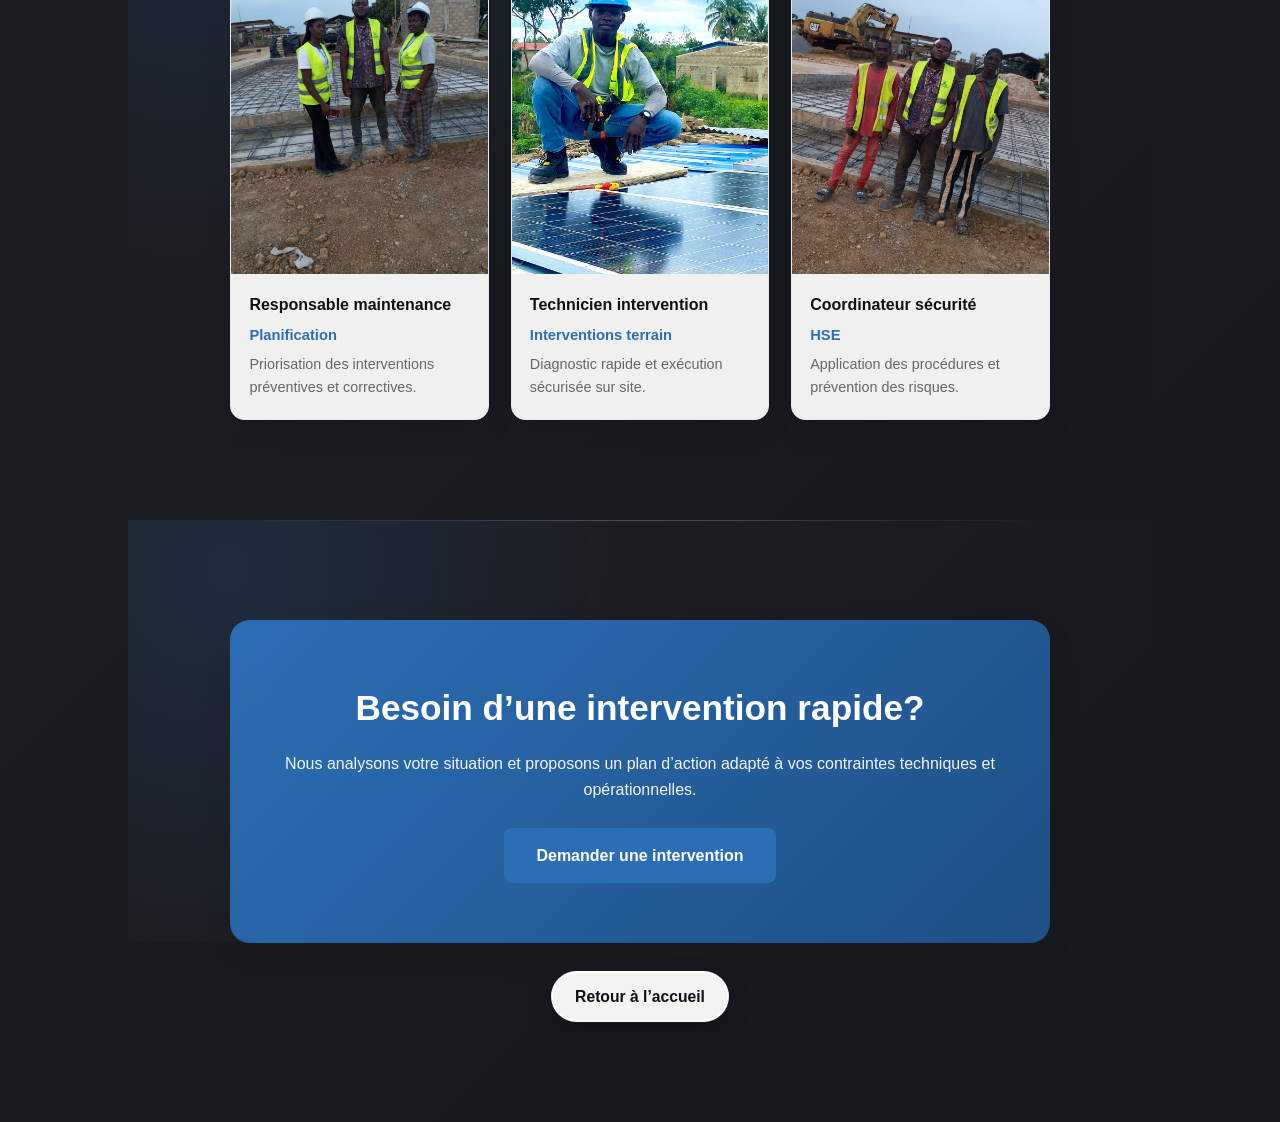
<file: service-maintenance.html>
<!DOCTYPE html>
<html lang="fr-FR">
<head>
    <meta charset="UTF-8" />
    <meta name="viewport" content="width=device-width, initial-scale=1.0" />
    <meta name="description" content="Service Maintenance DSE-SERVICE: maintenance industrielle et réhabilitation de structures pour améliorer durabilité et sécurité." />
    <meta property="og:type" content="website" />
    <meta property="og:title" content="Service Maintenance | DSE-SERVICE" />
    <meta property="og:description" content="Maintenance corrective, préventive et réhabilitation de structures pour des installations durables." />
    <meta property="og:url" content="https://www.dse-service.com/service-maintenance.html" />
    <meta property="og:image" content="https://www.dse-service.com/images/dse-service-og-image.jpg" />
    <link rel="canonical" href="https://www.dse-service.com/service-maintenance.html" />
    <title>Service Maintenance | DSE-SERVICE</title>
    <link rel="stylesheet" href="style.css?v=20260411" />
    <script type="application/ld+json">
    {
      "@context": "https://schema.org",
      "@type": "Service",
      "name": "Service Maintenance",
      "provider": {
        "@type": "LocalBusiness",
        "name": "DSE-SERVICE",
        "url": "https://www.dse-service.com/"
      },
      "areaServed": "TG",
      "url": "https://www.dse-service.com/service-maintenance.html",
      "description": "Maintenance industrielle, interventions correctives et réhabilitation de structures."
    }
    </script>
    <script type="application/ld+json">
    {
      "@context": "https://schema.org",
      "@type": "FAQPage",
      "mainEntity": [
        {
          "@type": "Question",
          "name": "Proposez-vous la maintenance préventive et corrective ?",
          "acceptedAnswer": {
            "@type": "Answer",
            "text": "Oui, nous mettons en place des plans préventifs et des interventions correctives selon vos priorités."
          }
        },
        {
          "@type": "Question",
          "name": "Intervenez-vous sur site industriel en activité ?",
          "acceptedAnswer": {
            "@type": "Answer",
            "text": "Oui, nous planifions les interventions selon les contraintes d’exploitation du site."
          }
        },
        {
          "@type": "Question",
          "name": "Comment démarre une mission de maintenance ?",
          "acceptedAnswer": {
            "@type": "Answer",
            "text": "Nous commençons par un diagnostic et une priorisation des actions techniques."
          }
        }
      ]
    }
    </script>
</head>
<body>
<main class="section-padding">
    <div class="section-title">
        <h1>Service Maintenance</h1>
    </div>

    <p class="section-subtext">
        Nous assurons la maintenance et la réhabilitation de vos installations pour prolonger leur durée de vie et réduire les arrêts non planifiés.
    </p>

    <div class="services-grid" style="margin-top:40px;">
        <article class="service-card">
            <h3>Diagnostic technique</h3>
            <p>Inspection des structures et équipements, identification des risques et priorisation des interventions.</p>
        </article>

        <article class="service-card">
            <h3>Maintenance corrective et préventive</h3>
            <p>Interventions sur site, plans de maintenance adaptés et suivi de performance des installations.</p>
        </article>

        <article class="service-card">
            <h3>Réhabilitation</h3>
            <p>Renforcement d’ouvrages, remise en état progressive et amélioration de la fiabilité globale des infrastructures.</p>
        </article>
    </div>

    <section class="section-padding bg-light" id="faq-service">
        <div class="section-title">
            <h2>FAQ Maintenance</h2>
        </div>
        <div class="faq-grid">
            <article class="service-card">
                <h3>Préventif et correctif, c’est possible ?</h3>
                <p>Oui. Nous combinons maintenance préventive et corrective selon votre niveau de criticité.</p>
            </article>
            <article class="service-card">
                <h3>Intervention sans arrêt complet du site ?</h3>
                <p>Nous adaptons le phasage pour limiter l’impact sur la production.</p>
            </article>
            <article class="service-card">
                <h3>Quelle est la première étape ?</h3>
                <p>Un diagnostic initial, puis un plan d’intervention priorisé et chiffré.</p>
            </article>
        </div>
    </section>

    <section class="section-padding" id="equipe-service">
        <div class="section-title">
            <h2>Équipe dédiée Maintenance</h2>
        </div>
        <div class="team-grid">
            <article class="team-card">
                <img src="images/equipe/personnel-4.jpg" alt="Photo du responsable maintenance" class="team-photo" loading="lazy" />
                <div class="team-content">
                    <h3>Responsable maintenance</h3>
                    <p class="team-role">Planification</p>
                    <p class="team-note">Priorisation des interventions préventives et correctives.</p>
                </div>
            </article>
            <article class="team-card">
                <img src="images/equipe/personnel-5.jpg" alt="Photo du technicien intervention" class="team-photo" loading="lazy" />
                <div class="team-content">
                    <h3>Technicien intervention</h3>
                    <p class="team-role">Interventions terrain</p>
                    <p class="team-note">Diagnostic rapide et exécution sécurisée sur site.</p>
                </div>
            </article>
            <article class="team-card">
                <img src="images/equipe/personnel-1.jpg" alt="Photo du coordinateur sécurité" class="team-photo" loading="lazy" />
                <div class="team-content">
                    <h3>Coordinateur sécurité</h3>
                    <p class="team-role">HSE</p>
                    <p class="team-note">Application des procédures et prévention des risques.</p>
                </div>
            </article>
        </div>
    </section>

    <section class="section-padding" style="padding-bottom:0;">
        <div class="cta-band">
            <h2>Besoin d’une intervention rapide?</h2>
            <p>Nous analysons votre situation et proposons un plan d’action adapté à vos contraintes techniques et opérationnelles.</p>
            <a href="contact.html" class="btn-cta">Demander une intervention</a>
        </div>
    </section>

    <p class="back-home-wrap">
        <a href="index.html" class="back-home-link">Retour &agrave; l&rsquo;accueil</a>
    </p>
</main>
<script src="analytics-config.js"></script>
<script src="script.js?v=20260411"></script>
</body>
</html>
</file>
<file: style.css>
:root {
    --primary-blue: #2c6eb5;
    --logo-grey: #6d6e71;
    --dark-bg: #0d1117;
    --light-bg: #f8f9fa;
    --surface-bg: #1e1f24;
    --surface-bg-alt: #17181d;
    --surface-card: #f0f0f0;
    --surface-line: rgba(255, 255, 255, 0.06);
    --surface-accent: rgba(44, 110, 181, 0.18);
    --section-heading: #f3f6fd;
    --section-text: #d2d9e4;
    --white: #ffffff;
    --text-dark: #222;
    --text-light: #666;
    --shadow: 0 10px 30px rgba(0,0,0,0.08);
    --radius: 14px;
    --transition: all 0.3s ease-in-out;
}

* {
    margin: 0;
    padding: 0;
    box-sizing: border-box;
}

html {
    scroll-behavior: smooth;
}

body {
    font-family: 'Open Sans', sans-serif;
    line-height: 1.6;
    color: var(--text-dark);
    background: #d9d9d9;
}

.skip-link {
    position: absolute;
    top: -48px;
    left: 20px;
    background: var(--dark-bg);
    color: var(--white);
    padding: 12px 16px;
    border-radius: 10px;
    z-index: 2000;
    transition: top 0.2s ease;
}

.skip-link:focus {
    top: 20px;
}

h1, h2, h3, h4 {
    font-family: 'Montserrat', sans-serif;
    font-weight: 700;
}

img {
    max-width: 100%;
    display: block;
}

a {
    text-decoration: none;
}

.hidden {
    display: none;
}

#page {
    display: flex;
    flex-direction: column;
}

a:focus-visible,
button:focus-visible,
input:focus-visible,
textarea:focus-visible {
    outline: 3px solid var(--primary-blue);
    outline-offset: 2px;
}

a:focus:not(:focus-visible),
button:focus:not(:focus-visible),
input:focus:not(:focus-visible),
textarea:focus:not(:focus-visible) {
    outline: none;
}

.sr-only {
    position: absolute;
    width: 1px;
    height: 1px;
    padding: 0;
    margin: -1px;
    overflow: hidden;
    clip: rect(0, 0, 0, 0);
    white-space: nowrap;
    border: 0;
}

/* HEADER */
#masthead {
    background: rgba(235, 242, 250, 0.96);
    backdrop-filter: blur(10px);
    padding: 10px 6%;
    display: flex;
    justify-content: space-between;
    align-items: center;
    position: sticky;
    top: 0;
    z-index: 1000;
    box-shadow: 0 4px 20px rgba(0,0,0,0.08);
}

.logo-container img {
    height: 84px;
    width: auto;
    filter: none;
}

.logo-link {
    display: inline-block;
    line-height: 0;
}

.logo-link:focus {
    outline: none;
}

.logo-link:focus-visible {
    outline: none;
    box-shadow: 0 0 0 3px rgba(44, 110, 181, 0.35);
    border-radius: 10px;
}

.header-right {
    display: flex;
    align-items: center;
    gap: 24px;
    flex: 1;
    justify-content: flex-end;
}

.header-phone {
    color: var(--text-dark);
    font-weight: 700;
    font-size: 0.95rem;
}

.main-navigation {
    display: flex;
    align-items: center;
    flex-wrap: nowrap;
    gap: 14px;
}

.nav-dropdown {
    position: relative;
    display: inline-flex;
    align-items: center;
    margin-left: 0;
    padding-bottom: 10px;
    margin-bottom: -10px;
}

.nav-dropdown .nav-dropdown-toggle {
    margin-left: 0;
}

.nav-dropdown-menu {
    position: absolute;
    top: 100%;
    left: 0;
    min-width: 260px;
    padding: 10px;
    border-radius: 12px;
    background: linear-gradient(160deg, #105f74, #0d4966);
    border: 1px solid rgba(255, 255, 255, 0.14);
    box-shadow: 0 16px 34px rgba(5, 13, 22, 0.38);
    opacity: 0;
    visibility: hidden;
    pointer-events: none;
    transform: translateY(8px);
    transition: opacity 0.2s ease, visibility 0.2s ease, transform 0.2s ease;
    z-index: 1200;
}

.nav-dropdown:hover .nav-dropdown-menu,
.nav-dropdown:focus-within .nav-dropdown-menu,
.nav-dropdown.is-open .nav-dropdown-menu {
    opacity: 1;
    visibility: visible;
    pointer-events: auto;
    transform: translateY(0);
}

.main-navigation .nav-dropdown-menu a {
    margin: 0;
    padding: 10px 12px;
    width: 100%;
    border-radius: 8px;
    color: #e8f4ff;
    font-size: 0.9rem;
    text-transform: none;
    justify-content: flex-start;
    gap: 0;
    display: flex;
}

.main-navigation .nav-dropdown-menu a::after {
    display: none;
}

.main-navigation .nav-dropdown-menu a:hover,
.main-navigation .nav-dropdown-menu a[aria-current="page"] {
    color: #ffffff;
    background: rgba(255, 255, 255, 0.12);
}

.main-navigation a {
    color: var(--text-dark);
    margin-left: 0;
    font-weight: 700;
    font-size: 0.8rem;
    text-transform: uppercase;
    transition: var(--transition);
    display: inline-flex;
    align-items: center;
    gap: 8px;
    white-space: nowrap;
}

.main-navigation a::after {
    content: '';
    width: 8px;
    height: 8px;
    border-right: 2px solid currentColor;
    border-bottom: 2px solid currentColor;
    transform: rotate(45deg) translateY(-1px);
    transform-origin: center;
    opacity: 0.9;
}

.main-navigation a:hover {
    color: var(--primary-blue);
}

.main-navigation a[aria-current="page"] {
    color: var(--primary-blue);
}

.menu-toggle {
    display: none;
    background: none;
    border: 2px solid var(--dark-bg);
    color: var(--dark-bg);
    font-size: 1.5rem;
    border-radius: 8px;
    padding: 8px 12px;
    cursor: pointer;
}

.main-navigation.open {
    display: flex;
    flex-direction: column;
    padding-top: 20px;
}

.main-navigation.open a {
    margin: 10px 0;
}

/* HERO */
.hero {
    background:
        radial-gradient(circle at center, rgba(0,0,0,0.72) 0%, rgba(0,0,0,0.66) 38%, rgba(0,0,0,0.58) 70%, rgba(0,0,0,0.52) 100%),
        url('https://images.unsplash.com/photo-1541888946425-d81bb19240f5?auto=format&fit=crop&q=80&w=1920');
    background-size: cover;
    background-position: center center;
    min-height: 88vh;
    display: flex;
    align-items: center;
    justify-content: center;
    text-align: center;
    color: var(--white);
    padding: 0 10%;
}

.hero-content {
    max-width: 900px;
}

.hero-content h1 {
    font-size: 3.5rem;
    margin-bottom: 20px;
    text-transform: uppercase;
    line-height: 1.2;
}

.hero-content h1 span {
    color: var(--primary-blue);
}

.hero-content p {
    font-size: 1.2rem;
    margin-bottom: 35px;
    opacity: 0.95;
}

.hero-buttons {
    display: flex;
    justify-content: center;
    gap: 15px;
    flex-wrap: wrap;
}

.btn-cta {
    background: var(--primary-blue);
    color: var(--white);
    padding: 15px 32px;
    border-radius: 8px;
    font-weight: 700;
    transition: var(--transition);
    display: inline-block;
    border: none;
    cursor: pointer;
}

.btn-cta:hover {
    background: var(--logo-grey);
    transform: translateY(-3px);
}

.btn-secondary {
    background: transparent;
    border: 2px solid var(--white);
    color: var(--white);
}

.btn-secondary:hover {
    background: var(--white);
    color: var(--dark-bg);
}

.btn-cta-whatsapp {
    background: #1fae58;
}

.btn-cta-whatsapp:hover {
    background: #168345;
}

/* STATS */
.stats-bar {
    background: var(--dark-bg);
    color: var(--white);
    display: grid;
    grid-template-columns: repeat(3, minmax(0, 1fr));
    justify-items: center;
    align-items: center;
    gap: 24px;
    padding: 35px 40px;
    margin: -55px auto 0;
    width: min(1160px, 92%);
    border-radius: 14px;
    box-shadow: 0 12px 30px rgba(0,0,0,0.22);
    z-index: 2;
}

.stat-item {
    text-align: center;
    width: 100%;
}

.stat-item h3 {
    font-size: 2.3rem;
    color: var(--primary-blue);
    margin-bottom: 6px;
}

.stat-item p {
    text-transform: uppercase;
    font-size: 0.82rem;
    letter-spacing: 1px;
}

/* GLOBAL SECTIONS */
.section-padding {
    padding: 100px 10%;
    position: relative;
    isolation: isolate;
    background:
        linear-gradient(135deg, var(--surface-bg), var(--surface-bg-alt)),
        repeating-linear-gradient(145deg, var(--surface-line) 0 1px, rgba(255,255,255,0) 1px 20px);
}

.section-padding:not(.bg-light) {
    background:
        radial-gradient(circle at 10% 12%, var(--surface-accent) 0%, rgba(44,110,181,0) 40%),
        linear-gradient(135deg, var(--surface-bg), var(--surface-bg-alt)),
        repeating-linear-gradient(145deg, var(--surface-line) 0 1px, rgba(255,255,255,0) 1px 20px);
}

.section-padding:not(.bg-light) > * {
    position: relative;
    z-index: 1;
}

.section-padding + .section-padding::before {
    content: '';
    position: absolute;
    top: 0;
    left: 10%;
    width: 80%;
    height: 1px;
    background: linear-gradient(90deg, transparent, rgba(255,255,255,0.22), transparent);
    z-index: 2;
}

.section-title {
    text-align: center;
    margin-bottom: 60px;
}

.section-title h1,
.section-title h2 {
    color: var(--section-heading);
    font-size: 2.4rem;
    position: relative;
    display: inline-block;
    padding-bottom: 15px;
}

.section-title h1::before,
.section-title h2::before {
    content: '';
    position: absolute;
    top: -8px;
    left: 50%;
    width: 10px;
    height: 10px;
    border-radius: 2px;
    background: rgba(44,110,181,0.2);
    transform: translateX(-50%) rotate(45deg);
}

.section-title h1::after,
.section-title h2::after {
    content: '';
    background: var(--primary-blue);
    height: 4px;
    width: 70px;
    position: absolute;
    bottom: 0;
    left: 50%;
    transform: translateX(-50%);
    border-radius: 999px;
}

.section-subtext {
    max-width: 850px;
    margin: 0 auto;
    text-align: center;
    color: var(--section-text);
    font-size: 1.05rem;
}

.bg-light {
    background:
        radial-gradient(circle at 80% 18%, rgba(44,110,181,0.14) 0%, rgba(44,110,181,0) 38%),
        linear-gradient(135deg, #1c1d23, #15161b),
        repeating-linear-gradient(-35deg, rgba(255,255,255,0.05) 0 1px, rgba(255,255,255,0) 1px 18px);
}

/* GRID CARDS */
.services-grid,
.projets-grid,
.testimonials-grid,
.faq-grid {
    display: grid;
    grid-template-columns: repeat(auto-fit, minmax(280px, 1fr));
    gap: 30px;
}

.service-card {
    background: var(--surface-card);
    padding: 35px;
    border-radius: var(--radius);
    border-bottom: 5px solid var(--primary-blue);
    box-shadow: var(--shadow);
    transition: var(--transition);
}

.service-card:hover {
    transform: translateY(-10px);
    box-shadow: 0 18px 40px rgba(0,0,0,0.12);
}

.service-card h3 {
    color: var(--primary-blue);
    margin-bottom: 12px;
    font-size: 1.2rem;
}

.service-card p {
    color: var(--text-light);
}

.service-link {
    display: inline-block;
    margin-top: 14px;
    font-weight: 700;
    color: var(--primary-blue);
}

.service-link:hover {
    color: var(--dark-bg);
}

/* CASE STUDIES */
.proof-grid {
    display: grid;
    grid-template-columns: repeat(auto-fit, minmax(260px, 1fr));
    gap: 24px;
}

.proof-card {
    background: var(--surface-card);
    border-radius: var(--radius);
    box-shadow: var(--shadow);
    border: 1px solid #e6ebf1;
    padding: 26px;
}

.proof-card h3 {
    color: var(--primary-blue);
    margin-bottom: 12px;
}

.proof-meta {
    display: grid;
    gap: 10px;
    color: var(--text-light);
}

.proof-meta strong {
    color: var(--dark-bg);
}

/* TEAM */
.team-grid {
    display: grid;
    grid-template-columns: repeat(auto-fit, minmax(220px, 1fr));
    gap: 22px;
}

.team-card {
    background: var(--surface-card);
    border-radius: var(--radius);
    border: 1px solid #e6ebf1;
    box-shadow: var(--shadow);
    overflow: hidden;
}

.team-photo {
    width: 100%;
    aspect-ratio: 4 / 5;
    object-fit: cover;
    background: #eef3f8;
}

.team-content {
    padding: 18px 18px 20px;
}

.team-content h3 {
    color: var(--dark-bg);
    margin-bottom: 6px;
    font-size: 1rem;
}

.team-role {
    color: var(--primary-blue);
    font-weight: 700;
    margin-bottom: 6px;
    font-size: 0.92rem;
}

.team-note {
    color: var(--text-light);
    font-size: 0.9rem;
}

/* TRUST SECTION */
.trust-grid {
    display: grid;
    grid-template-columns: repeat(auto-fit, minmax(250px, 1fr));
    gap: 22px;
}

.trust-item {
    background: var(--surface-card);
    border: 1px solid #dadde2;
    border-left: 6px solid var(--primary-blue);
    border-radius: var(--radius);
    padding: 28px;
    box-shadow: var(--shadow);
}

.trust-item h3 {
    margin-bottom: 10px;
    color: var(--dark-bg);
    font-size: 1.05rem;
}

.trust-item p {
    color: var(--text-light);
}

/* PROJECTS */
.project-card {
    background: var(--surface-card);
    border-radius: var(--radius);
    overflow: hidden;
    box-shadow: var(--shadow);
    transition: var(--transition);
}

.project-card:hover {
    transform: translateY(-10px);
}

.project-card img {
    width: 100%;
    height: 240px;
    object-fit: cover;
}

.project-content {
    padding: 25px;
}

.project-content h3 {
    color: var(--primary-blue);
    margin-bottom: 10px;
}

.project-content p {
    color: var(--text-light);
}

/* CTA BAND */
.cta-band {
    background: linear-gradient(135deg, var(--primary-blue), #1e4f85);
    color: var(--white);
    text-align: center;
    border-radius: 20px;
    padding: 60px 30px;
    box-shadow: var(--shadow);
}

.cta-band h2 {
    font-size: 2.2rem;
    margin-bottom: 15px;
}

.cta-band p {
    max-width: 760px;
    margin: 0 auto 25px;
    opacity: 0.95;
}

.back-home-wrap {
    margin-top: 28px;
    text-align: center;
}

.back-home-link {
    display: inline-flex;
    align-items: center;
    justify-content: center;
    padding: 11px 22px;
    border-radius: 999px;
    border: 2px solid rgba(255, 255, 255, 0.9);
    background: rgba(255, 255, 255, 0.95);
    color: #0d1117;
    font-weight: 700;
    font-size: 0.98rem;
    box-shadow: 0 8px 22px rgba(0, 0, 0, 0.26);
    transition: transform 0.2s ease, box-shadow 0.2s ease, background-color 0.2s ease;
}

.back-home-link:hover {
    background: #ffffff;
    transform: translateY(-2px);
    box-shadow: 0 12px 24px rgba(0, 0, 0, 0.28);
}

.back-home-link:focus-visible {
    outline: 3px solid #ffffff;
    outline-offset: 3px;
}

/* CONTACT */
.contact-wrapper {
    display: grid;
    grid-template-columns: 1.2fr 1fr;
    gap: 40px;
    align-items: start;
}

.contact-form {
    background: var(--surface-card);
    padding: 35px;
    border-radius: var(--radius);
    box-shadow: var(--shadow);
    display: flex;
    flex-direction: column;
}

.contact-form input,
.contact-form select,
.contact-form textarea {
    margin-bottom: 16px;
    padding: 14px 15px;
    border: 1px solid #c9d6e6;
    background: #ffffff;
    border-radius: 8px;
    font-size: 1rem;
    font-family: inherit;
    transition: var(--transition);
}

.contact-form input:focus,
.contact-form select:focus,
.contact-form textarea:focus {
    outline: none;
    border-color: var(--primary-blue);
    box-shadow: 0 0 0 3px rgba(44,110,181,0.12);
}

.contact-form button {
    background: var(--primary-blue);
    color: var(--white);
    border: none;
    padding: 14px;
    border-radius: 8px;
    cursor: pointer;
    font-weight: 700;
    font-size: 1rem;
    transition: var(--transition);
}

.contact-form button:hover {
    background: var(--logo-grey);
}

.contact-form label {
    font-weight: 700;
    margin-bottom: 8px;
    color: var(--dark-bg);
}

.contact-form button:disabled {
    background: var(--logo-grey);
    cursor: wait;
    opacity: 0.85;
}

.contact-feedback {
    margin-bottom: 15px;
    padding: 12px 14px;
    border-radius: 10px;
    font-weight: 700;
}

.contact-feedback.is-error {
    color: #8b1e1e;
    background: #fdecec;
    border: 1px solid #f4b7b7;
}

.contact-feedback.is-success {
    color: #0d5d3f;
    background: #eaf8f1;
    border: 1px solid #b8e3cb;
}

.form-note {
    margin-top: 10px;
    color: var(--text-light);
    font-size: 0.92rem;
}

.consent-group {
    display: grid;
    grid-template-columns: auto 1fr;
    gap: 10px;
    align-items: flex-start;
    margin: 8px 0 4px;
}

.consent-group input[type="checkbox"] {
    width: 20px;
    height: 20px;
    margin-top: 2px;
    cursor: pointer;
}

.consent-label {
    font-size: 0.95rem;
    line-height: 1.5;
    color: #4d5b6b;
    font-weight: 400;
}

.consent-label a {
    color: #4d5b6b;
    text-decoration: underline;
}

.contact-info-box {
    background: var(--surface-card);
    padding: 35px;
    border-radius: var(--radius);
    box-shadow: var(--shadow);
}

.contact-info-box h3 {
    margin-bottom: 20px;
    color: var(--primary-blue);
}

.contact-info-box p {
    margin-bottom: 15px;
    color: var(--text-light);
}

.contact-info-box a {
    color: var(--primary-blue);
    font-weight: 700;
}

.map-box {
    margin-top: 25px;
    overflow: hidden;
    border-radius: 12px;
}

/* FOOTER */
#colophon {
    background: var(--dark-bg);
    color: var(--white);
    padding: 80px 10% 20px;
}

.footer-content {
    display: grid;
    grid-template-columns: 2fr 1fr 1fr;
    gap: 50px;
    margin-bottom: 50px;
}

.footer-logo {
    display: flex;
    flex-direction: column;
    align-items: flex-start;
}

.footer-logo img {
    width: clamp(180px, 22vw, 340px);
    height: auto;
    object-fit: contain;
    margin-bottom: 24px;
    border-radius: 10px;
    background: rgba(2, 6, 13, 0.8);
    padding: 8px 12px;
    box-shadow: 0 10px 24px rgba(0,0,0,0.28);
}

.footer-logo p {
    max-width: 580px;
    line-height: 1.5;
}

.footer-content h4 {
    margin-bottom: 20px;
    color: var(--primary-blue);
}

.footer-content p,
.footer-content a {
    color: #c9d1d9;
    margin-bottom: 10px;
    display: block;
}

.footer-content a:hover {
    color: var(--white);
}

.footer-bottom {
    border-top: 1px solid #2a2f38;
    padding-top: 20px;
    text-align: center;
    font-size: 0.85rem;
    color: #9da7b3;
}

.footer-regulatory {
    margin-top: 12px;
    font-size: 0.8rem;
    line-height: 1.6;
    color: #c0c8d3;
    max-width: 1120px;
    margin-left: auto;
    margin-right: auto;
}

/* FLOATING BUTTONS */
.whatsapp {
    position: fixed;
    bottom: 24px;
    right: 22px;
    width: 62px;
    height: 62px;
    border-radius: 50%;
    display: flex;
    align-items: center;
    justify-content: center;
    background: #25d366;
    box-shadow: 0 10px 22px rgba(0,0,0,0.24);
    z-index: 1000;
    transition: transform 0.2s ease, box-shadow 0.2s ease, background-color 0.2s ease;
}

.whatsapp::before {
    content: none;
}

.whatsapp::after {
    content: none;
}

.whatsapp:hover {
    transform: translateY(-2px) scale(1.02);
    background: #24cb62;
    box-shadow: 0 13px 25px rgba(0,0,0,0.28);
}

.whatsapp img {
    width: 30px;
    height: 30px;
    position: relative;
    z-index: 2;
    background: transparent;
    padding: 0;
    box-shadow: none;
}

@media (max-width: 768px) {
    .whatsapp {
        width: 56px;
        height: 56px;
        right: 14px;
        bottom: 14px;
    }

    .whatsapp img {
        width: 26px;
        height: 26px;
    }
}

.back-to-top {
    position: fixed;
    bottom: 118px;
    right: 22px;
    background: #3579c6;
    color: var(--white);
    width: 72px;
    height: 72px;
    border-radius: 50%;
    display: flex;
    align-items: center;
    justify-content: center;
    font-size: 1.95rem;
    box-shadow: 0 10px 22px rgba(0,0,0,0.24);
    z-index: 999;
    opacity: 0;
    visibility: hidden;
    transform: translateY(12px);
    pointer-events: none;
    transition: opacity 0.25s ease, transform 0.25s ease, visibility 0.25s ease;
}

.back-to-top.is-visible {
    opacity: 1;
    visibility: visible;
    transform: translateY(0);
    pointer-events: auto;
}

@media (max-width: 768px) {
    .back-to-top {
        width: 62px;
        height: 62px;
        right: 14px;
        bottom: 90px;
        font-size: 1.7rem;
    }
}

/* ANIMATION */
.fade-in {
    opacity: 0;
    transform: translateY(35px);
    transition: all 0.8s ease;
}

.fade-in.visible {
    opacity: 1;
    transform: translateY(0);
}

@media (prefers-reduced-motion: reduce) {
    html {
        scroll-behavior: auto;
    }

    *,
    *::before,
    *::after {
        animation: none !important;
        transition: none !important;
    }

    .fade-in {
        opacity: 1;
        transform: none;
    }
}

/* RESPONSIVE */
@media (max-width: 992px) {
    .contact-wrapper,
    .footer-content {
        grid-template-columns: 1fr;
    }

    .footer-logo {
        align-items: center;
        text-align: center;
    }

    .stats-bar {
        width: 94%;
        padding: 30px 24px;
    }

    #masthead {
        flex-direction: column;
        align-items: flex-start;
        padding: 15px;
    }

    .header-right {
        width: 100%;
        justify-content: space-between;
        margin-top: 10px;
        flex-wrap: wrap;
    }

    .menu-toggle {
        display: block;
    }

    .main-navigation {
        display: none;
        width: 100%;
        margin-top: 15px;
        padding-top: 14px;
        border-top: 1px solid rgba(13, 17, 23, 0.12);
        gap: 0;
    }

    .main-navigation a {
        margin: 10px 0;
        font-size: 0.92rem;
        white-space: normal;
    }

    .nav-dropdown {
        width: 100%;
        margin-left: 0;
        display: block;
    }

    .nav-dropdown .nav-dropdown-toggle {
        margin: 10px 0;
    }

    .nav-dropdown-menu {
        position: static;
        opacity: 1;
        visibility: visible;
        transform: none;
        min-width: 0;
        width: 100%;
        margin: 0 0 10px;
        padding: 6px;
        box-shadow: none;
        border-radius: 10px;
    }

    .main-navigation .nav-dropdown-menu a {
        margin: 0;
        font-size: 0.9rem;
        padding: 10px 12px;
    }
}

@media (max-width: 768px) {
    .logo-container img {
        height: 72px;
    }

    .hero {
        background:
            radial-gradient(circle at center, rgba(0,0,0,0.74) 0%, rgba(0,0,0,0.68) 42%, rgba(0,0,0,0.60) 75%, rgba(0,0,0,0.54) 100%),
            url('https://images.unsplash.com/photo-1541888946425-d81bb19240f5?auto=format&fit=crop&q=80&w=960');
        min-height: 80vh;
        padding: 0 6%;
        background-position: center center;
    }

    .hero-content h1 {
        font-size: 2.2rem;
    }

    .hero-content p {
        font-size: 1rem;
    }

    .stats-bar {
        grid-template-columns: 1fr;
        text-align: center;
        gap: 28px;
        margin-top: -35px;
        padding: 28px 20px;
    }

    .section-padding {
        padding: 80px 6%;
    }

    .cta-band h2 {
        font-size: 1.8rem;
    }

    .header-phone {
        font-size: 0.9rem;
    }

    .back-home-link {
        width: min(100%, 280px);
    }
    .skip-link {
    position: absolute;
    top: -40px;
    left: 0;
    background: #000;
    color: #fff;
    padding: 8px;
    z-index: 100;
    text-decoration: none;
}

.skip-link:focus {
    top: 0;
}

}

/* SAFETY OVERRIDES FOR HEADER DROPDOWN (DESKTOP) */
@media (min-width: 993px) {
    #masthead .nav-dropdown {
        position: relative !important;
        display: inline-flex !important;
        align-items: center !important;
    }

    #masthead .nav-dropdown .nav-dropdown-menu {
        position: absolute !important;
        top: 100% !important;
        left: 0 !important;
        min-width: 260px !important;
        opacity: 0 !important;
        visibility: hidden !important;
        pointer-events: none !important;
        transform: translateY(8px) !important;
        display: block !important;
        z-index: 1200 !important;
    }

    #masthead .nav-dropdown:hover .nav-dropdown-menu,
    #masthead .nav-dropdown:focus-within .nav-dropdown-menu,
    #masthead .nav-dropdown.is-open .nav-dropdown-menu {
        opacity: 1 !important;
        visibility: visible !important;
        pointer-events: auto !important;
        transform: translateY(0) !important;
    }

    #masthead .nav-dropdown .nav-dropdown-menu a {
        display: flex !important;
        width: 100% !important;
        margin: 0 !important;
    }

    #masthead .nav-dropdown .nav-dropdown-menu a::after {
        display: none !important;
    }
}
</file>
